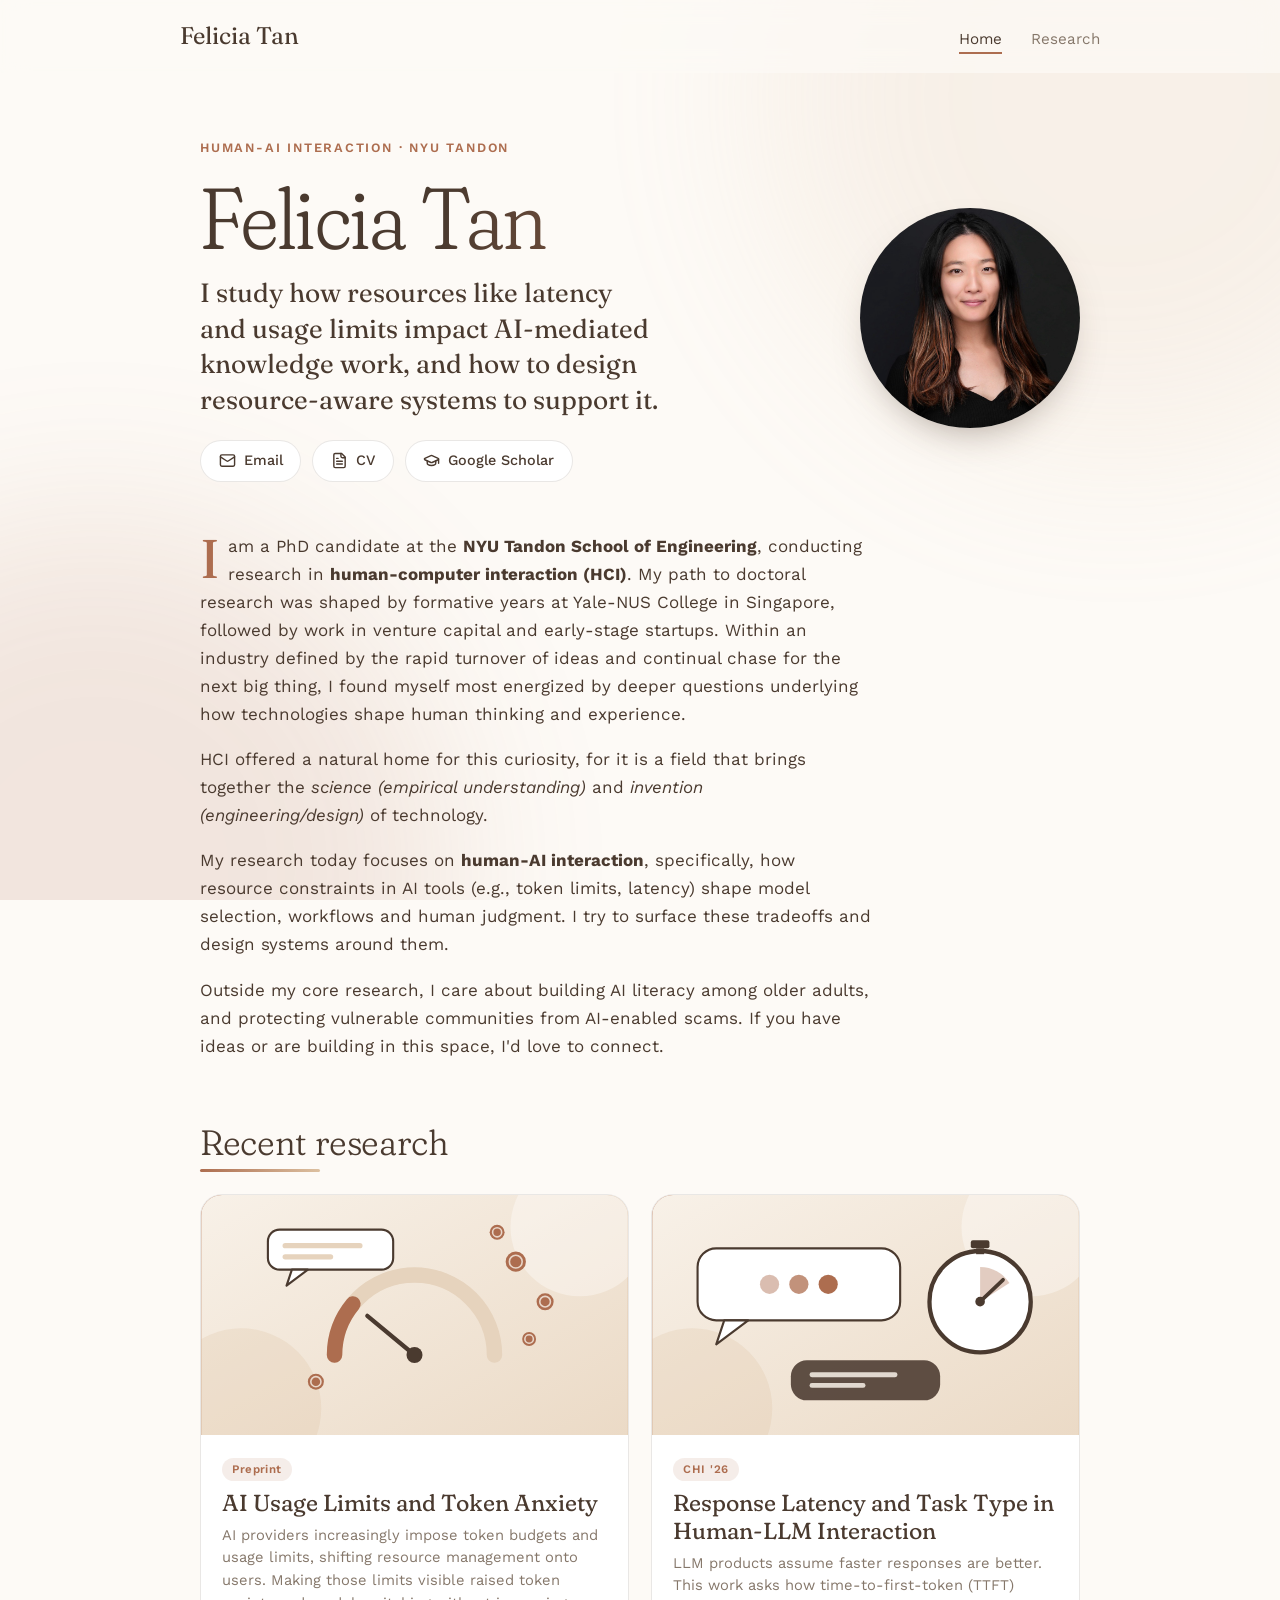
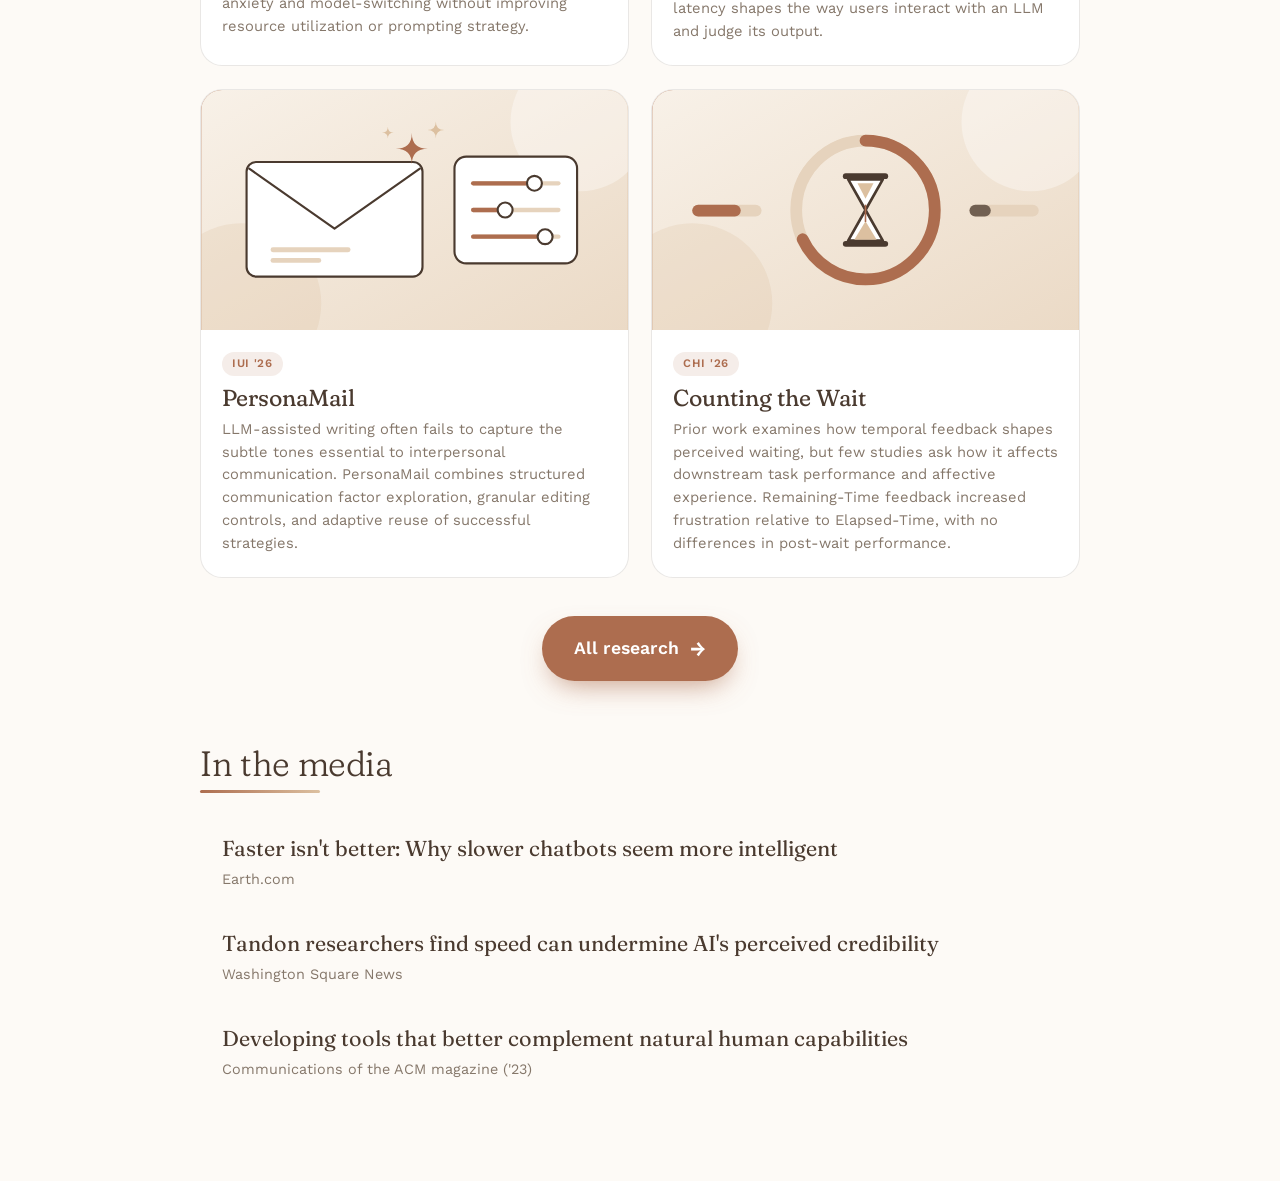
<file: index.html>
<!doctype html>
<html lang="en">
<head>
  <meta charset="utf-8">
  <meta name="viewport" content="width=device-width, initial-scale=1">
  <title>Felicia Tan | Human-AI Interaction Researcher</title>
  <meta name="description" content="PhD candidate at NYU Tandon studying how resources like response latency and usage limits impact AI-mediated knowledge work, and how to design resource-aware systems to support it.">
  <link rel="preconnect" href="https://fonts.googleapis.com"><link rel="preconnect" href="https://fonts.gstatic.com" crossorigin>
  <link href="https://fonts.googleapis.com/css2?family=Fraunces:ital,opsz,wght,SOFT@0,9..144,300..500,100;1,9..144,300..500,100&family=Work+Sans:wght@400;500;600&display=swap" rel="stylesheet">
  <script>document.documentElement.classList.add('js')</script> <!-- lets CSS know animations are available -->
  <link rel="stylesheet" href="assets/style.css">
  <script src="assets/site.js" defer></script>
</head>
<body>
<div class="aurora"></div>
<nav><a class="brand" href="./">Felicia Tan</a><a class="here" href="./">Home</a><a href="research.html">Research</a></nav>
<main>
  <section class="hero">
    <div class="avatar"><div class="frame"><img src="assets/headshot.jpg" alt="Portrait of Felicia Tan" width="800" height="800"></div></div>
    <div class="intro">
      <p class="eyebrow">Human-AI Interaction &middot; NYU Tandon</p>
      <h1>Felicia Tan</h1>
      <p class="tagline">I study how resources like latency and usage limits impact AI-mediated knowledge work, and how to design resource-aware systems to support it.</p>
      <p class="links"><a href="mailto:felicia.tan@nyu.edu"><svg viewBox="0 0 24 24" aria-hidden="true"><rect width="20" height="16" x="2" y="4" rx="2"/><path d="m22 7-8.97 5.7a1.94 1.94 0 0 1-2.06 0L2 7"/></svg>Email</a>
        <a href="https://drive.google.com/file/d/1HwYIcdNcV8aJsQFe56k3fTXMACKiZOYk/view?usp=sharing"><svg viewBox="0 0 24 24" aria-hidden="true"><path d="M15 2H6a2 2 0 0 0-2 2v16a2 2 0 0 0 2 2h12a2 2 0 0 0 2-2V7Z"/><path d="M14 2v4a2 2 0 0 0 2 2h4"/><path d="M10 9H8"/><path d="M16 13H8"/><path d="M16 17H8"/></svg>CV</a>
        <a href="https://scholar.google.com/citations?user=EusBxyQAAAAJ&hl=en&oi=ao"><svg viewBox="0 0 24 24" aria-hidden="true"><path d="M21.42 10.922a1 1 0 0 0-.019-1.838L12.83 5.18a2 2 0 0 0-1.66 0L2.6 9.08a1 1 0 0 0 0 1.832l8.57 3.908a2 2 0 0 0 1.66 0z"/><path d="M22 10v6"/><path d="M6 12.5V16a6 3 0 0 0 12 0v-3.5"/></svg>Google Scholar</a></p>
    </div>
  </section>

  <!-- Bio text is copied word for word from the Canva site. -->
  <section class="bio reveal">
    <p>I am a PhD candidate at the <strong>NYU Tandon School of Engineering</strong>, conducting research in <strong>human-computer interaction (HCI)</strong>. My path to doctoral research was shaped by formative years at Yale-NUS College in Singapore, followed by work in venture capital and early-stage startups. Within an industry defined by the rapid turnover of ideas and continual chase for the next big thing, I found myself most energized by deeper questions underlying how technologies shape human thinking and experience.</p>
    <p>HCI offered a natural home for this curiosity, for it is a field that brings together the <em>science (empirical understanding)</em> and <em>invention (engineering/design)</em> of technology.</p>
    <p>My research today focuses on <strong>human-AI interaction</strong>, specifically, how resource constraints in AI tools (e.g., token limits, latency) shape model selection, workflows and human judgment. I try to surface these tradeoffs and design systems around them.</p>
    <p>Outside my core research, I care about building AI literacy among older adults, and protecting vulnerable communities from AI-enabled scams. If you have ideas or are building in this space, I'd love to connect.</p>
  </section>

  <h2 class="reveal">Recent research</h2>
  <div class="grid recent">
    <a class="card reveal" href="projects/resource-visible/"><div class="thumb"><img src="assets/projects/resource-visible/thumb.svg" alt="" loading="lazy"></div><div class="body"><span class="tag">Preprint</span>
      <b>AI Usage Limits and Token Anxiety</b>
      <small>AI providers increasingly impose token budgets and usage limits, shifting resource management onto users. Making those limits visible raised token anxiety and model-switching without improving resource utilization or prompting strategy.</small></div></a>
    <a class="card reveal" href="projects/response-latency/"><div class="thumb"><img src="assets/projects/response-latency/thumb.svg" alt="" loading="lazy"></div><div class="body"><span class="tag">CHI '26</span>
      <b>Response Latency and Task Type in Human-LLM Interaction</b>
      <small>LLM products assume faster responses are better. This work asks how time-to-first-token (TTFT) latency shapes the way users interact with an LLM and judge its output.</small></div></a>
    <a class="card reveal" href="projects/personamail/"><div class="thumb"><img src="assets/projects/personamail/thumb.svg" alt="" loading="lazy"></div><div class="body"><span class="tag">IUI '26</span>
      <b>PersonaMail</b>
      <small>LLM-assisted writing often fails to capture the subtle tones essential to interpersonal communication. PersonaMail combines structured communication factor exploration, granular editing controls, and adaptive reuse of successful strategies.</small></div></a>
    <a class="card reveal" href="projects/counting-the-wait/"><div class="thumb"><img src="assets/projects/counting-the-wait/thumb.svg" alt="" loading="lazy"></div><div class="body"><span class="tag">CHI '26</span>
      <b>Counting the Wait</b>
      <small>Prior work examines how temporal feedback shapes perceived waiting, but few studies ask how it affects downstream task performance and affective experience. Remaining-Time feedback increased frustration relative to Elapsed-Time, with no differences in post-wait performance.</small></div></a>
  </div>
  <a class="more" href="research.html">All research</a>

  <h2 class="reveal">In the media</h2>
  <div class="pub reveal"><a class="title" href="https://www.earth.com/news/faster-isnt-better-why-slower-chatbots-seem-more-intelligent/">Faster isn't better: Why slower chatbots seem more intelligent</a><span class="meta">Earth.com</span></div>
  <div class="pub reveal"><a class="title" href="https://nyunews.com/news/2026/05/06/tandon-ai-response-time-study/">Tandon researchers find speed can undermine AI's perceived credibility</a><span class="meta">Washington Square News</span></div>
  <div class="pub reveal"><a class="title" href="https://cacm.acm.org/research/heads-up-computing/">Developing tools that better complement natural human capabilities</a><span class="meta">Communications of the ACM magazine ('23)</span></div>
</main>
</body>
</html>
</file>
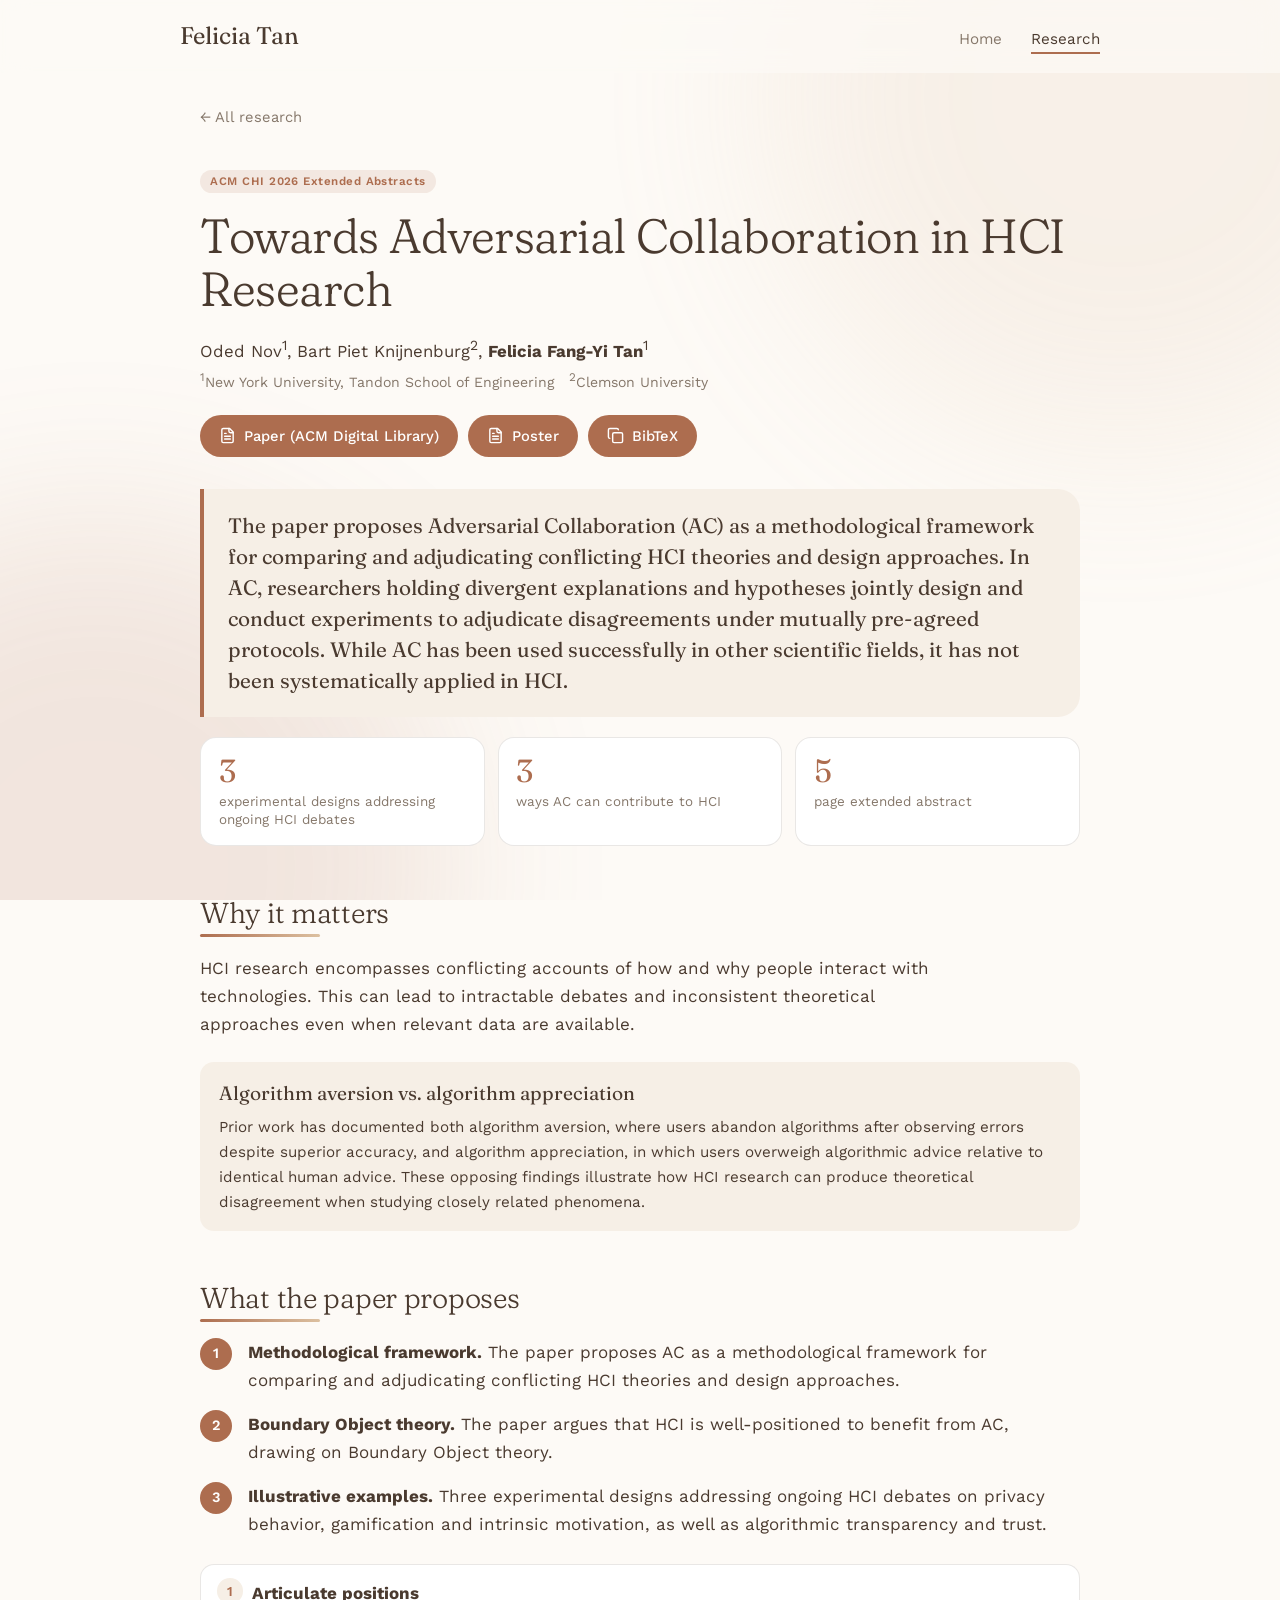
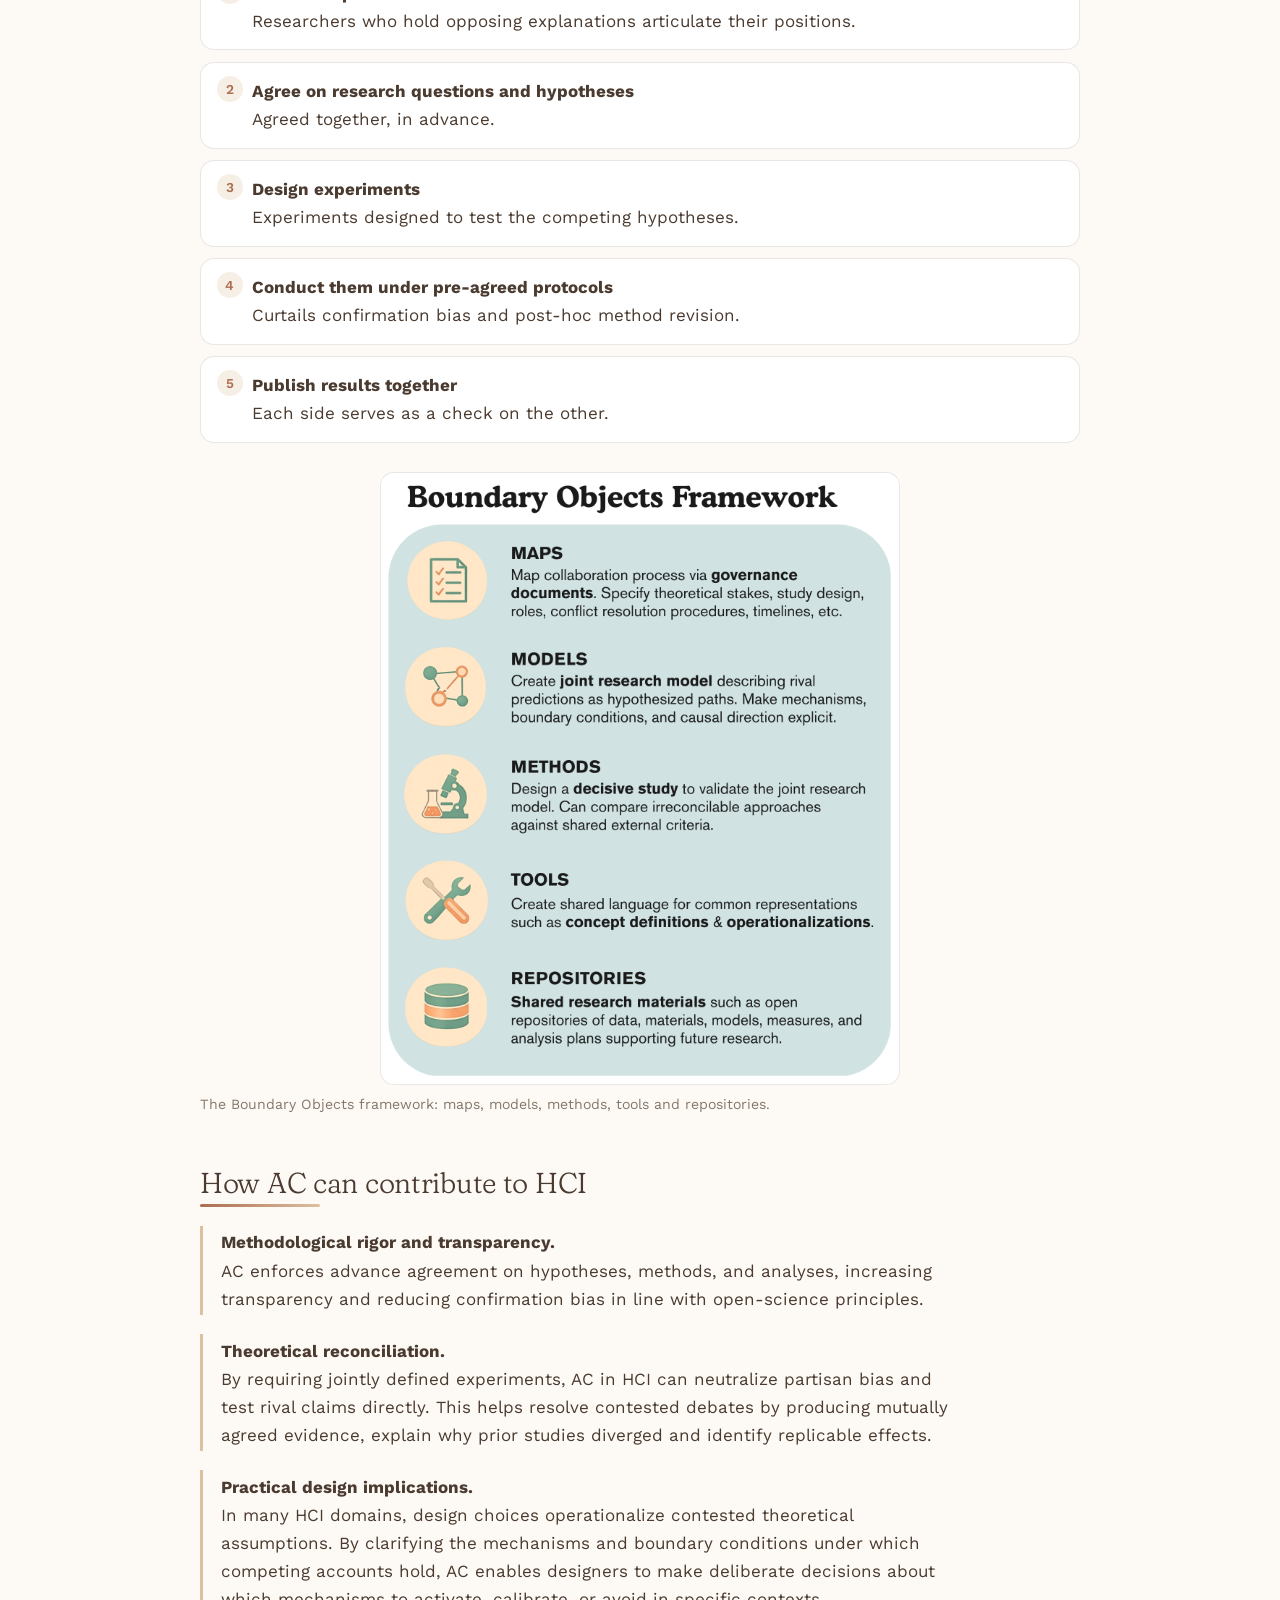
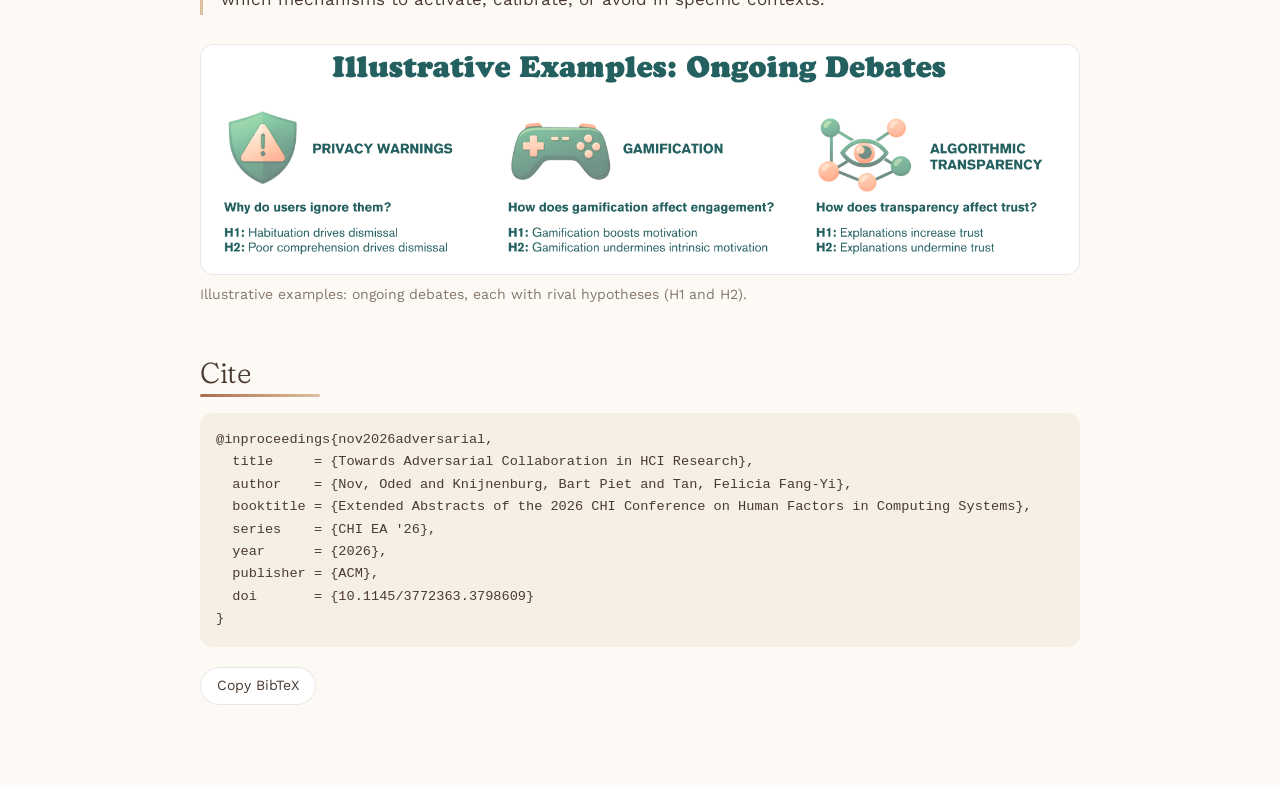
<file: projects/adversarial-collaboration/index.html>
<!doctype html>
<html lang="en">
<head>
  <meta charset="utf-8">
  <meta name="viewport" content="width=device-width, initial-scale=1">
  <title>Towards Adversarial Collaboration in HCI Research | Felicia Tan</title>
  <meta name="description" content="The paper proposes Adversarial Collaboration (AC) as a methodological framework for comparing and adjudicating conflicting HCI theories and design approaches, drawing on Boundary Object theory, with three experimental designs for ongoing HCI debates.">
  <link rel="preconnect" href="https://fonts.googleapis.com"><link rel="preconnect" href="https://fonts.gstatic.com" crossorigin>
  <link href="https://fonts.googleapis.com/css2?family=Fraunces:ital,opsz,wght,SOFT@0,9..144,300..500,100;1,9..144,300..500,100&family=Work+Sans:wght@400;500;600&display=swap" rel="stylesheet">
  <script>document.documentElement.classList.add('js')</script>
  <link rel="stylesheet" href="../../assets/style.css">
  <script src="../../assets/site.js" defer></script>
</head>
<body>
<div class="aurora"></div>
<nav><a class="brand" href="../../">Felicia Tan</a><a href="../../">Home</a><a class="here" href="../../research.html">Research</a></nav>
<main class="proj">
  <a class="crumb" href="../../research.html">&larr; All research</a>
  <p><span class="tag">ACM CHI 2026 Extended Abstracts</span></p>
  <h1>Towards Adversarial Collaboration in HCI Research</h1>
  <p class="byline">Oded Nov<sup>1</sup>, Bart Piet Knijnenburg<sup>2</sup>, <strong>Felicia Fang-Yi Tan</strong><sup>1</sup></p>
  <p class="aff"><sup>1</sup>New York University, Tandon School of Engineering &nbsp; <sup>2</sup>Clemson University</p>
  <div class="buttons"><a href="https://dl.acm.org/doi/full/10.1145/3772363.3798609"><svg viewBox="0 0 24 24" aria-hidden="true"><path d="M15 2H6a2 2 0 0 0-2 2v16a2 2 0 0 0 2 2h12a2 2 0 0 0 2-2V7Z"/><path d="M14 2v4a2 2 0 0 0 2 2h4"/><path d="M10 9H8"/><path d="M16 13H8"/><path d="M16 17H8"/></svg>Paper (ACM Digital Library)</a><a href="../../assets/projects/adversarial-collaboration/poster.png"><svg viewBox="0 0 24 24" aria-hidden="true"><path d="M15 2H6a2 2 0 0 0-2 2v16a2 2 0 0 0 2 2h12a2 2 0 0 0 2-2V7Z"/><path d="M14 2v4a2 2 0 0 0 2 2h4"/><path d="M10 9H8"/><path d="M16 13H8"/><path d="M16 17H8"/></svg>Poster</a><a href="#cite"><svg viewBox="0 0 24 24" aria-hidden="true"><rect width="14" height="14" x="8" y="8" rx="2"/><path d="M4 16c-1.1 0-2-.9-2-2V4c0-1.1.9-2 2-2h10c1.1 0 2 .9 2 2"/></svg>BibTeX</a></div>
  

  <p class="tldr reveal">The paper proposes Adversarial Collaboration (AC) as a methodological framework for comparing and adjudicating conflicting HCI theories and design approaches. In AC, researchers holding divergent explanations and hypotheses jointly design and conduct experiments to adjudicate disagreements under mutually pre-agreed protocols. While AC has been used successfully in other scientific fields, it has not been systematically applied in HCI.</p>
  <div class="keynums reveal"><div class="keynum"><b>3</b><span>experimental designs addressing ongoing HCI debates</span></div><div class="keynum"><b>3</b><span>ways AC can contribute to HCI</span></div><div class="keynum"><b>5</b><span>page extended abstract</span></div></div>

  <h2 class="reveal">Why it matters</h2>
  <p class="reveal">HCI research encompasses conflicting accounts of how and why people interact with technologies. This can lead to intractable debates and inconsistent theoretical approaches even when relevant data are available.</p>
  <div class="callout reveal"><b>Algorithm aversion vs. algorithm appreciation</b>Prior work has documented both algorithm aversion, where users abandon algorithms after observing errors despite superior accuracy, and algorithm appreciation, in which users overweigh algorithmic advice relative to identical human advice. These opposing findings illustrate how HCI research can produce theoretical disagreement when studying closely related phenomena.</div>

  <h2 class="reveal">What the paper proposes</h2>
  <ol class="steps reveal"><li><div><strong>Methodological framework.</strong> The paper proposes AC as a methodological framework for comparing and adjudicating conflicting HCI theories and design approaches.</div></li><li><div><strong>Boundary Object theory.</strong> The paper argues that HCI is well-positioned to benefit from AC, drawing on Boundary Object theory.</div></li><li><div><strong>Illustrative examples.</strong> Three experimental designs addressing ongoing HCI debates on privacy behavior, gamification and intrinsic motivation, as well as algorithmic transparency and trust.</div></li></ol>
  
  <ol class="flow reveal"><li><b>Articulate positions</b>Researchers who hold opposing explanations articulate their positions.</li><li><b>Agree on research questions and hypotheses</b>Agreed together, in advance.</li><li><b>Design experiments</b>Experiments designed to test the competing hypotheses.</li><li><b>Conduct them under pre-agreed protocols</b>Curtails confirmation bias and post-hoc method revision.</li><li><b>Publish results together</b>Each side serves as a check on the other.</li></ol>
<figure class="fig reveal">
  <img style="max-width:520px;margin:0 auto;display:block" src="../../assets/projects/adversarial-collaboration/boundary-objects.png" alt="The Boundary Objects framework: maps, models, methods, tools and repositories" onerror="this.closest('figure').classList.add('missing')">
  <div class="ph"><b>Figure needed:</b> <code>assets/projects/adversarial-collaboration/boundary-objects.png</code><br>Poster section: Boundary Objects Framework.</div>
  <figcaption>The Boundary Objects framework: maps, models, methods, tools and repositories.</figcaption>
</figure>

  <h2 class="reveal">How AC can contribute to HCI</h2>
  <div class="finding reveal"><strong>Methodological rigor and transparency.</strong> AC enforces advance agreement on hypotheses, methods, and analyses, increasing transparency and reducing confirmation bias in line with open-science principles.</div><div class="finding reveal"><strong>Theoretical reconciliation.</strong> By requiring jointly defined experiments, AC in HCI can neutralize partisan bias and test rival claims directly. This helps resolve contested debates by producing mutually agreed evidence, explain why prior studies diverged and identify replicable effects.</div><div class="finding reveal"><strong>Practical design implications.</strong> In many HCI domains, design choices operationalize contested theoretical assumptions. By clarifying the mechanisms and boundary conditions under which competing accounts hold, AC enables designers to make deliberate decisions about which mechanisms to activate, calibrate, or avoid in specific contexts.</div>
  <figure class="fig reveal">
  <img src="../../assets/projects/adversarial-collaboration/examples.png" alt="Three ongoing debates with rival hypotheses: privacy warnings, gamification, algorithmic transparency" onerror="this.closest('figure').classList.add('missing')">
  <div class="ph"><b>Figure needed:</b> <code>assets/projects/adversarial-collaboration/examples.png</code><br>Poster section: illustrative examples.</div>
  <figcaption>Illustrative examples: ongoing debates, each with rival hypotheses (H1 and H2).</figcaption>
</figure>

  
  

  <h2 id="cite" class="reveal">Cite</h2>
  <pre id="bib">@inproceedings{nov2026adversarial,
  title     = {Towards Adversarial Collaboration in HCI Research},
  author    = {Nov, Oded and Knijnenburg, Bart Piet and Tan, Felicia Fang-Yi},
  booktitle = {Extended Abstracts of the 2026 CHI Conference on Human Factors in Computing Systems},
  series    = {CHI EA '26},
  year      = {2026},
  publisher = {ACM},
  doi       = {10.1145/3772363.3798609}
}</pre>
  <button class="copy" data-copy="#bib">Copy BibTeX</button>
</main>
</body>
</html>
</file>
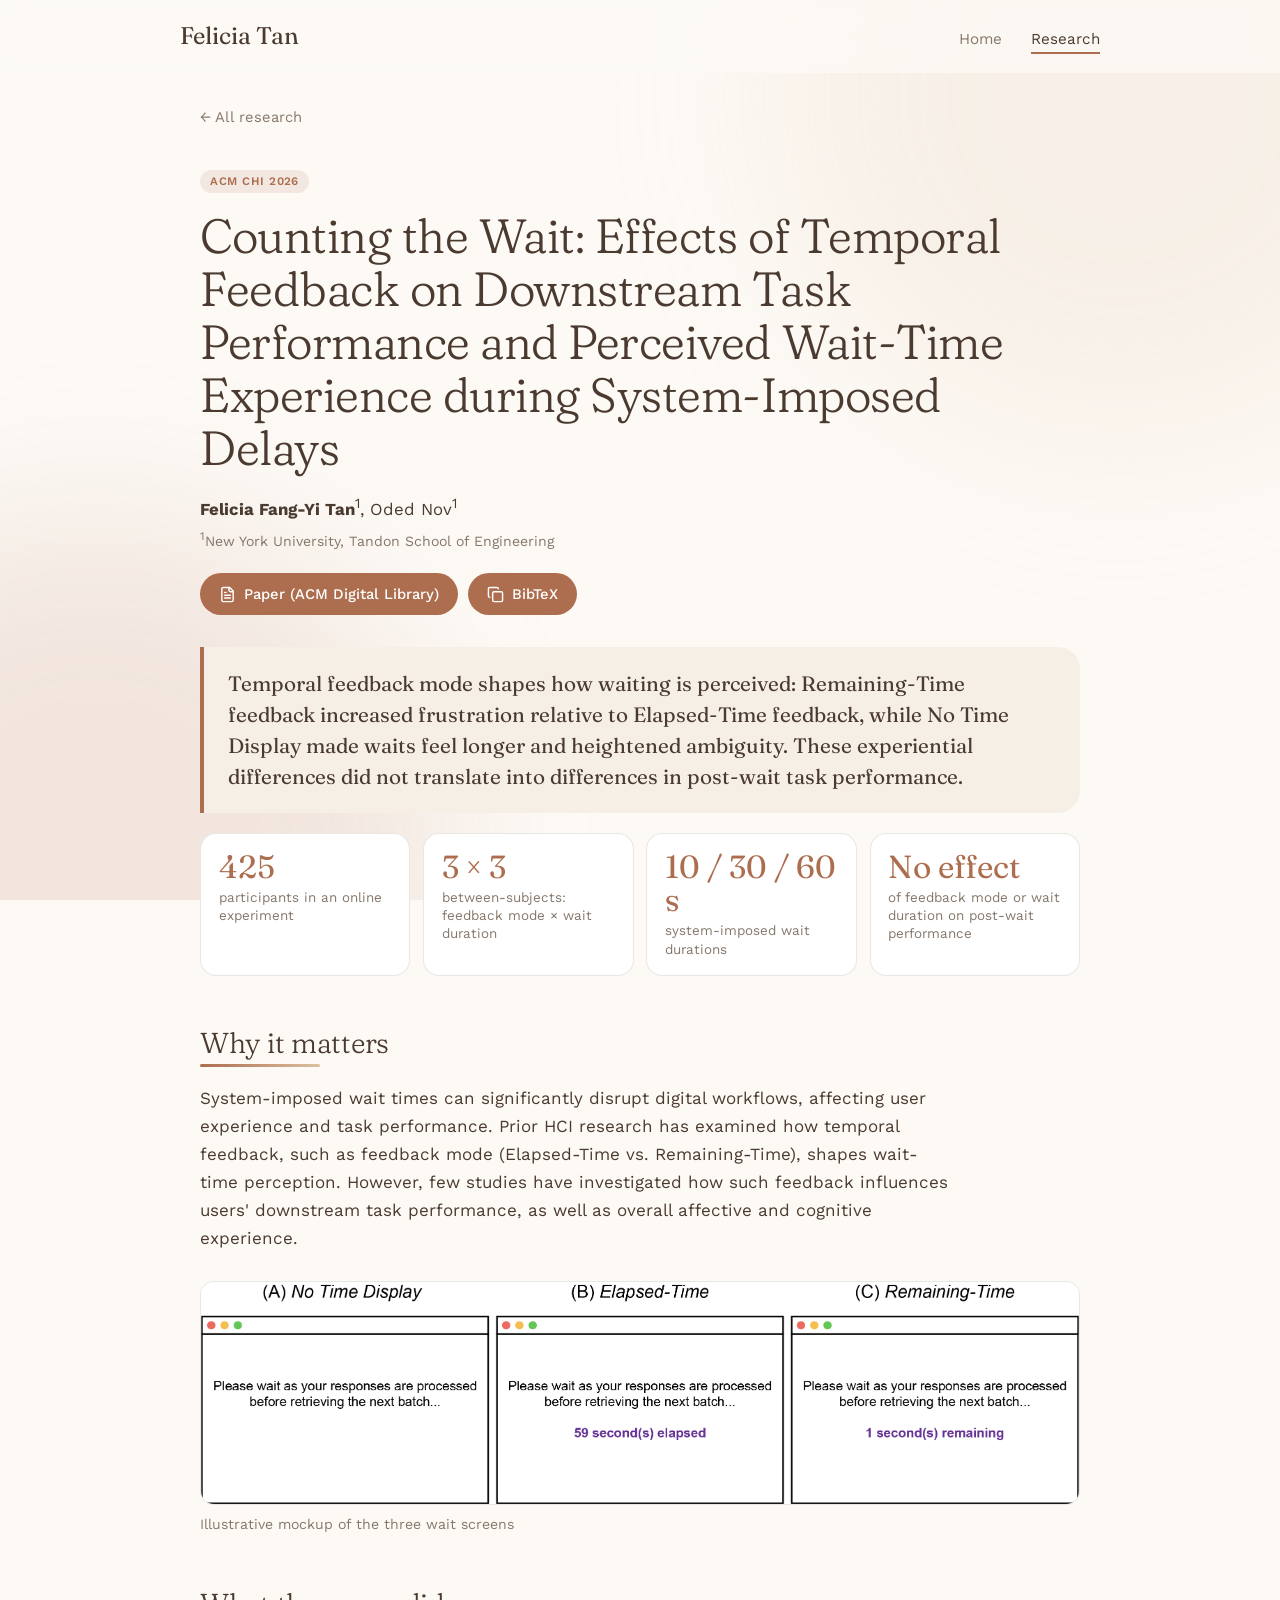
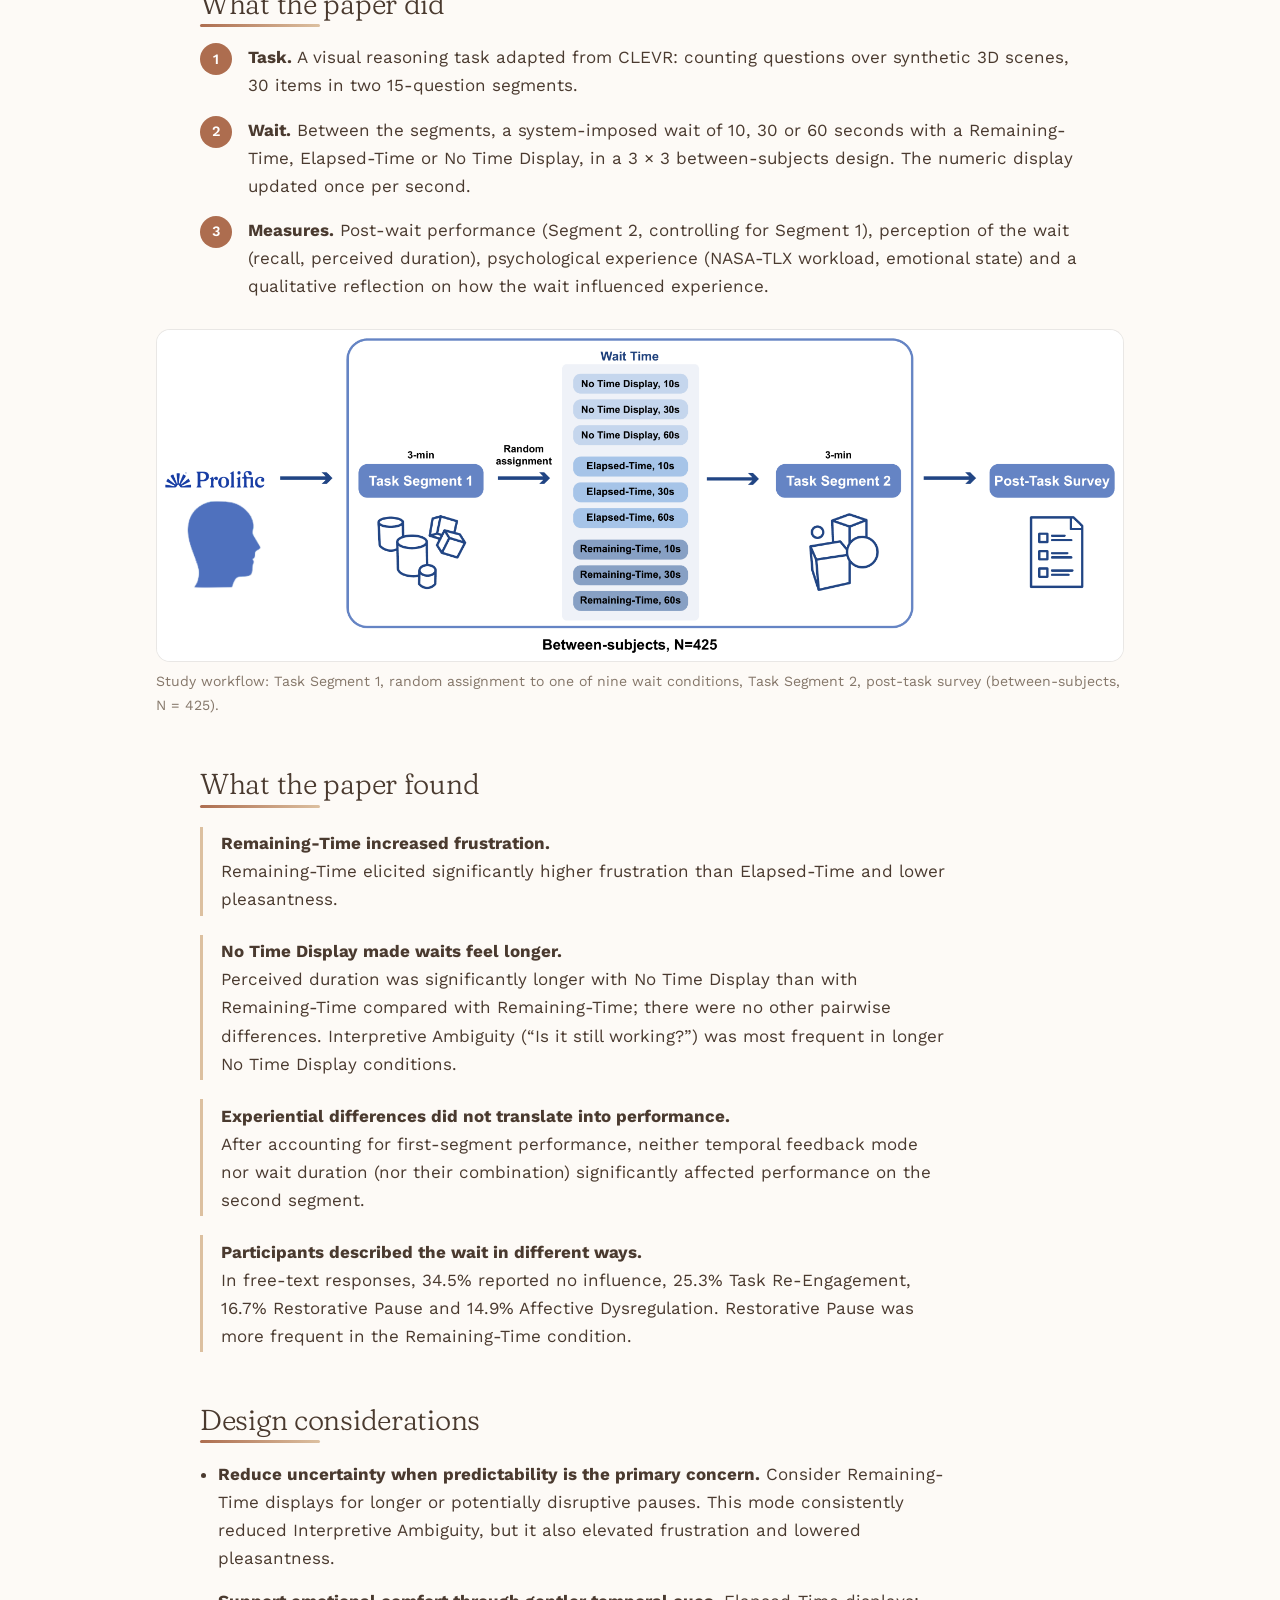
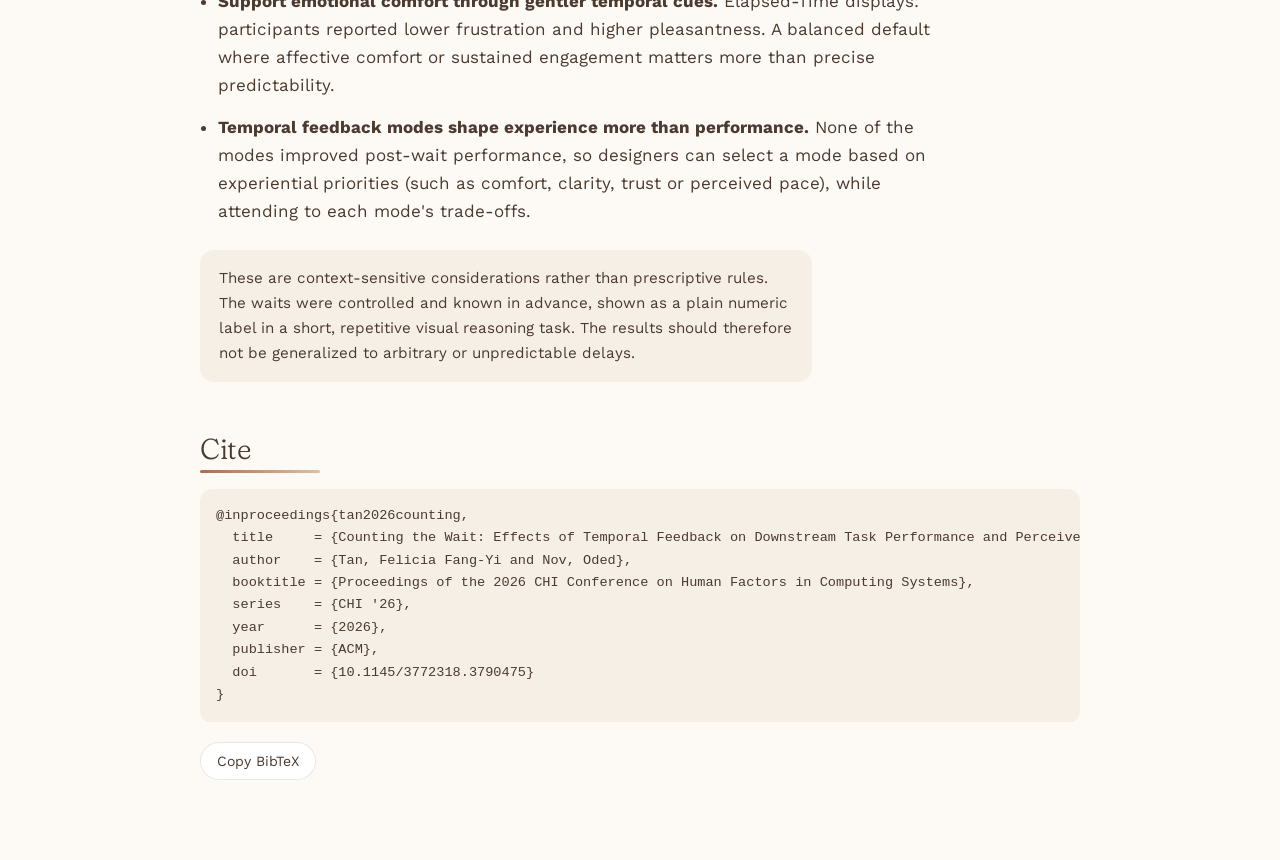
<file: projects/counting-the-wait/index.html>
<!doctype html>
<html lang="en">
<head>
  <meta charset="utf-8">
  <meta name="viewport" content="width=device-width, initial-scale=1">
  <title>Counting the Wait | Felicia Tan</title>
  <meta name="description" content="An online experiment (n = 425) on temporal feedback during system-imposed waits: how Remaining-Time, Elapsed-Time or No Time Display during a 10-, 30- or 60-second wait shapes perceived waiting, frustration and post-wait task performance.">
  <link rel="preconnect" href="https://fonts.googleapis.com"><link rel="preconnect" href="https://fonts.gstatic.com" crossorigin>
  <link href="https://fonts.googleapis.com/css2?family=Fraunces:ital,opsz,wght,SOFT@0,9..144,300..500,100;1,9..144,300..500,100&family=Work+Sans:wght@400;500;600&display=swap" rel="stylesheet">
  <script>document.documentElement.classList.add('js')</script>
  <link rel="stylesheet" href="../../assets/style.css">
  <script src="../../assets/site.js" defer></script>
</head>
<body>
<div class="aurora"></div>
<nav><a class="brand" href="../../">Felicia Tan</a><a href="../../">Home</a><a class="here" href="../../research.html">Research</a></nav>
<main class="proj">
  <a class="crumb" href="../../research.html">&larr; All research</a>
  <p><span class="tag">ACM CHI 2026</span></p>
  <h1>Counting the Wait: Effects of Temporal Feedback on Downstream Task Performance and Perceived Wait-Time Experience during System-Imposed Delays</h1>
  <p class="byline"><strong>Felicia Fang-Yi Tan</strong><sup>1</sup>, Oded Nov<sup>1</sup></p>
  <p class="aff"><sup>1</sup>New York University, Tandon School of Engineering</p>
  <div class="buttons"><a href="https://dl.acm.org/doi/full/10.1145/3772318.3790475"><svg viewBox="0 0 24 24" aria-hidden="true"><path d="M15 2H6a2 2 0 0 0-2 2v16a2 2 0 0 0 2 2h12a2 2 0 0 0 2-2V7Z"/><path d="M14 2v4a2 2 0 0 0 2 2h4"/><path d="M10 9H8"/><path d="M16 13H8"/><path d="M16 17H8"/></svg>Paper (ACM Digital Library)</a><a href="#cite"><svg viewBox="0 0 24 24" aria-hidden="true"><rect width="14" height="14" x="8" y="8" rx="2"/><path d="M4 16c-1.1 0-2-.9-2-2V4c0-1.1.9-2 2-2h10c1.1 0 2 .9 2 2"/></svg>BibTeX</a></div>
  

  <p class="tldr reveal">Temporal feedback mode shapes how waiting is perceived: Remaining-Time feedback increased frustration relative to Elapsed-Time feedback, while No Time Display made waits feel longer and heightened ambiguity. These experiential differences did not translate into differences in post-wait task performance.</p>
  <div class="keynums reveal"><div class="keynum"><b>425</b><span>participants in an online experiment</span></div><div class="keynum"><b>3 × 3</b><span>between-subjects: feedback mode × wait duration</span></div><div class="keynum"><b>10 / 30 / 60 s</b><span>system-imposed wait durations</span></div><div class="keynum"><b>No effect</b><span>of feedback mode or wait duration on post-wait performance</span></div></div>

  <h2 class="reveal">Why it matters</h2>
  <p class="reveal">System-imposed wait times can significantly disrupt digital workflows, affecting user experience and task performance. Prior HCI research has examined how temporal feedback, such as feedback mode (Elapsed-Time vs. Remaining-Time), shapes wait-time perception. However, few studies have investigated how such feedback influences users' downstream task performance, as well as overall affective and cognitive experience.</p>
  <figure class="fig reveal">
  <img src="../../assets/projects/counting-the-wait/fig3-conditions.png" alt="Mockup of the three wait-screen conditions (illustrative, not the participants' exact screens)" onerror="this.closest('figure').classList.add('missing')">
  <div class="ph"><b>Figure needed:</b> <code>assets/projects/counting-the-wait/fig3-conditions.png</code><br>Paper Fig. 3: the three wait-screen conditions (No Time Display, Elapsed-Time, Remaining-Time).</div>
  <figcaption>Illustrative mockup of the three wait screens</figcaption>
</figure>

  <h2 class="reveal">What the paper did</h2>
  <ol class="steps reveal"><li><div><strong>Task.</strong> A visual reasoning task adapted from CLEVR: counting questions over synthetic 3D scenes, 30 items in two 15-question segments.</div></li><li><div><strong>Wait.</strong> Between the segments, a system-imposed wait of 10, 30 or 60 seconds with a Remaining-Time, Elapsed-Time or No Time Display, in a 3 × 3 between-subjects design. The numeric display updated once per second.</div></li><li><div><strong>Measures.</strong> Post-wait performance (Segment 2, controlling for Segment 1), perception of the wait (recall, perceived duration), psychological experience (NASA-TLX workload, emotional state) and a qualitative reflection on how the wait influenced experience.</div></li></ol>
  <figure class="fig reveal" style="width:110%;margin-left:-5%">
  <img src="../../assets/projects/counting-the-wait/fig2-workflow.png" alt="Overview of the study workflow" onerror="this.closest('figure').classList.add('missing')">
  <div class="ph"><b>Figure needed:</b> <code>assets/projects/counting-the-wait/fig2-workflow.png</code><br>Paper Fig. 2: overview of the study workflow.</div>
  <figcaption>Study workflow: Task Segment 1, random assignment to one of nine wait conditions, Task Segment 2, post-task survey (between-subjects, N = 425).</figcaption>
</figure>
  

  <h2 class="reveal">What the paper found</h2>
  <div class="finding reveal"><strong>Remaining-Time increased frustration.</strong> Remaining-Time elicited significantly higher frustration than Elapsed-Time and lower pleasantness.</div><div class="finding reveal"><strong>No Time Display made waits feel longer.</strong> Perceived duration was significantly longer with No Time Display than with Remaining-Time compared with Remaining-Time; there were no other pairwise differences. Interpretive Ambiguity (“Is it still working?”) was most frequent in longer No Time Display conditions.</div><div class="finding reveal"><strong>Experiential differences did not translate into performance.</strong> After accounting for first-segment performance, neither temporal feedback mode nor wait duration (nor their combination) significantly affected performance on the second segment.</div><div class="finding reveal"><strong>Participants described the wait in different ways.</strong> In free-text responses, 34.5% reported no influence, 25.3% Task Re-Engagement, 16.7% Restorative Pause and 14.9% Affective Dysregulation. Restorative Pause was more frequent in the Remaining-Time condition.</div>
  

  <h2 class="reveal">Design considerations</h2>
  <ul class="impl reveal"><li><strong>Reduce uncertainty when predictability is the primary concern.</strong> Consider Remaining-Time displays for longer or potentially disruptive pauses. This mode consistently reduced Interpretive Ambiguity, but it also elevated frustration and lowered pleasantness.</li><li><strong>Support emotional comfort through gentler temporal cues.</strong> Elapsed-Time displays: participants reported lower frustration and higher pleasantness. A balanced default where affective comfort or sustained engagement matters more than precise predictability.</li><li><strong>Temporal feedback modes shape experience more than performance.</strong> None of the modes improved post-wait performance, so designers can select a mode based on experiential priorities (such as comfort, clarity, trust or perceived pace), while attending to each mode's trade-offs.</li></ul>
  <p class="note reveal">These are context-sensitive considerations rather than prescriptive rules. The waits were controlled and known in advance, shown as a plain numeric label in a short, repetitive visual reasoning task. The results should therefore not be generalized to arbitrary or unpredictable delays.</p>

  <h2 id="cite" class="reveal">Cite</h2>
  <pre id="bib">@inproceedings{tan2026counting,
  title     = {Counting the Wait: Effects of Temporal Feedback on Downstream Task Performance and Perceived Wait-Time Experience during System-Imposed Delays},
  author    = {Tan, Felicia Fang-Yi and Nov, Oded},
  booktitle = {Proceedings of the 2026 CHI Conference on Human Factors in Computing Systems},
  series    = {CHI '26},
  year      = {2026},
  publisher = {ACM},
  doi       = {10.1145/3772318.3790475}
}</pre>
  <button class="copy" data-copy="#bib">Copy BibTeX</button>
</main>
</body>
</html>
</file>
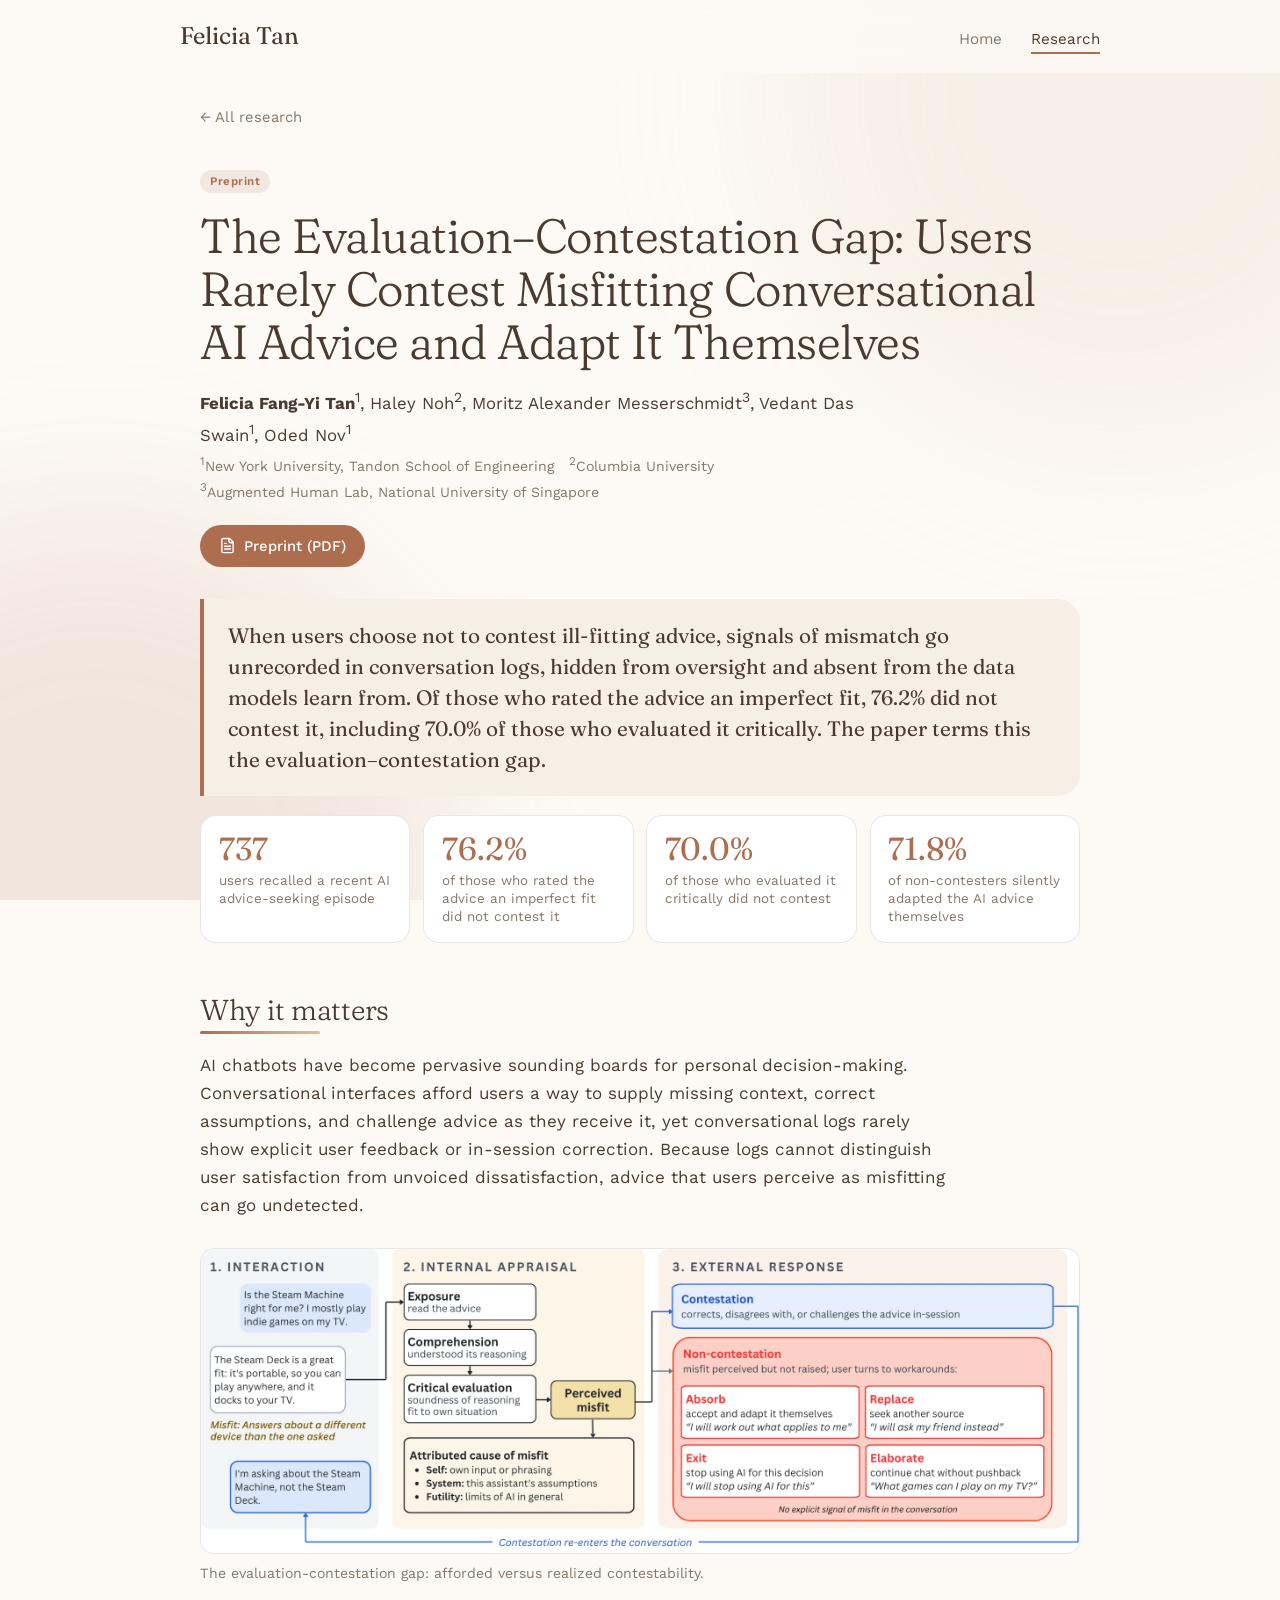
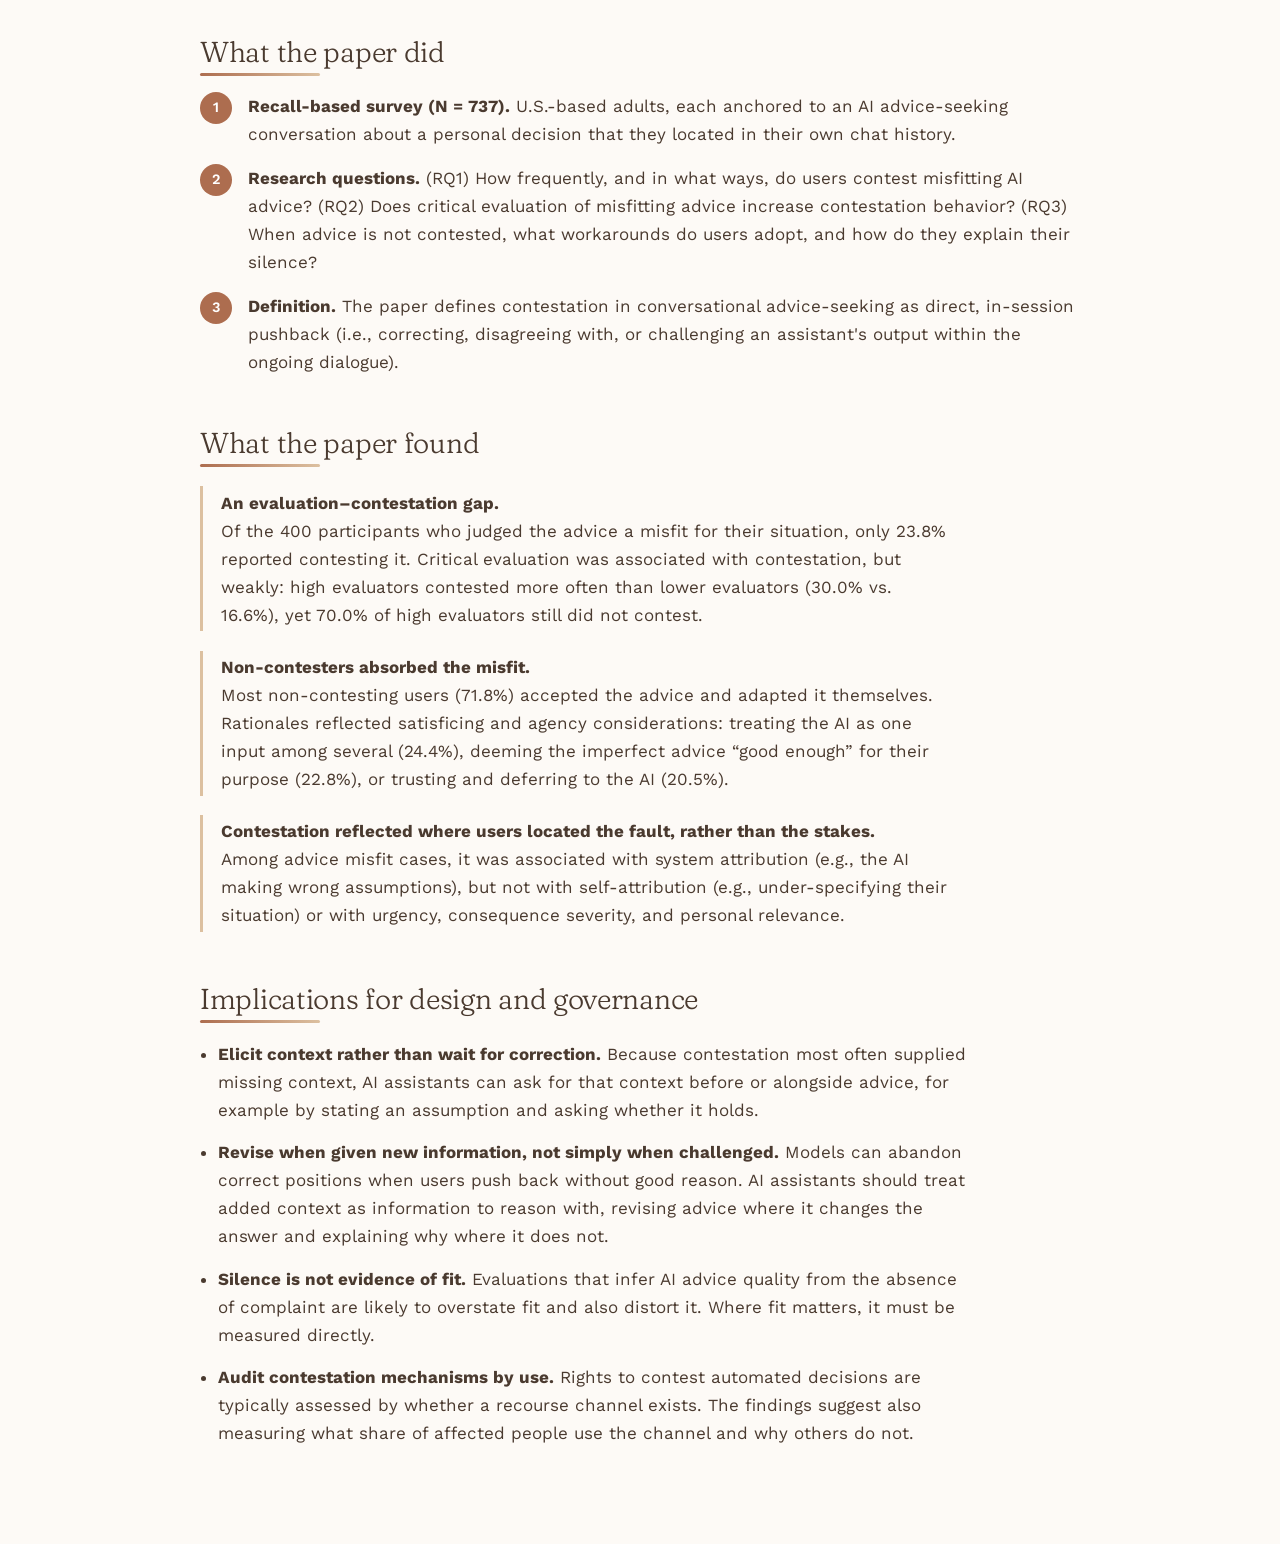
<file: projects/evaluation-contestation-gap/index.html>
<!doctype html>
<html lang="en">
<head>
  <meta charset="utf-8">
  <meta name="viewport" content="width=device-width, initial-scale=1">
  <title>The Evaluation-Contestation Gap | Felicia Tan</title>
  <meta name="description" content="A recall-based survey of 737 users: of those who rated AI advice an imperfect fit, 76.2% did not contest it, including 70.0% of those who evaluated it critically. The paper terms this the evaluation–contestation gap.">
  <link rel="preconnect" href="https://fonts.googleapis.com"><link rel="preconnect" href="https://fonts.gstatic.com" crossorigin>
  <link href="https://fonts.googleapis.com/css2?family=Fraunces:ital,opsz,wght,SOFT@0,9..144,300..500,100;1,9..144,300..500,100&family=Work+Sans:wght@400;500;600&display=swap" rel="stylesheet">
  <script>document.documentElement.classList.add('js')</script>
  <link rel="stylesheet" href="../../assets/style.css">
  <script src="../../assets/site.js" defer></script>
</head>
<body>
<div class="aurora"></div>
<nav><a class="brand" href="../../">Felicia Tan</a><a href="../../">Home</a><a class="here" href="../../research.html">Research</a></nav>
<main class="proj">
  <a class="crumb" href="../../research.html">&larr; All research</a>
  <p><span class="tag">Preprint</span></p>
  <h1>The Evaluation–Contestation Gap: Users Rarely Contest Misfitting Conversational AI Advice and Adapt It Themselves</h1>
  <p class="byline"><strong>Felicia Fang-Yi Tan</strong><sup>1</sup>, Haley Noh<sup>2</sup>, Moritz Alexander Messerschmidt<sup>3</sup>, Vedant Das Swain<sup>1</sup>, Oded Nov<sup>1</sup></p>
  <p class="aff"><sup>1</sup>New York University, Tandon School of Engineering &nbsp; <sup>2</sup>Columbia University &nbsp; <sup>3</sup>Augmented Human Lab, National University of Singapore</p>
  <div class="buttons"><a href="https://drive.google.com/file/d/1_0Vtc1F-Ja1dsUtEBfkz1H8dU-eIHYnh/view?usp=sharing"><svg viewBox="0 0 24 24" aria-hidden="true"><path d="M15 2H6a2 2 0 0 0-2 2v16a2 2 0 0 0 2 2h12a2 2 0 0 0 2-2V7Z"/><path d="M14 2v4a2 2 0 0 0 2 2h4"/><path d="M10 9H8"/><path d="M16 13H8"/><path d="M16 17H8"/></svg>Preprint (PDF)</a></div>
  

  <p class="tldr reveal">When users choose not to contest ill-fitting advice, signals of mismatch go unrecorded in conversation logs, hidden from oversight and absent from the data models learn from. Of those who rated the advice an imperfect fit, 76.2% did not contest it, including 70.0% of those who evaluated it critically. The paper terms this the evaluation–contestation gap.</p>
  <div class="keynums reveal"><div class="keynum"><b>737</b><span>users recalled a recent AI advice-seeking episode</span></div><div class="keynum"><b>76.2%</b><span>of those who rated the advice an imperfect fit did not contest it</span></div><div class="keynum"><b>70.0%</b><span>of those who evaluated it critically did not contest</span></div><div class="keynum"><b>71.8%</b><span>of non-contesters silently adapted the AI advice themselves</span></div></div>

  <h2 class="reveal">Why it matters</h2>
  <p class="reveal">AI chatbots have become pervasive sounding boards for personal decision-making. Conversational interfaces afford users a way to supply missing context, correct assumptions, and challenge advice as they receive it, yet conversational logs rarely show explicit user feedback or in-session correction. Because logs cannot distinguish user satisfaction from unvoiced dissatisfaction, advice that users perceive as misfitting can go undetected.</p>
  <figure class="fig reveal">
  <img src="../../assets/projects/evaluation-contestation-gap/fig1-framework.png" alt="Conceptual framework of the evaluation-contestation gap" onerror="this.closest('figure').classList.add('missing')">
  <div class="ph"><b>Figure needed:</b> <code>assets/projects/evaluation-contestation-gap/fig1-framework.png</code><br>Paper Fig. 1: the conceptual framework of the evaluation-contestation gap.</div>
  <figcaption>The evaluation-contestation gap: afforded versus realized contestability.</figcaption>
</figure>

  <h2 class="reveal">What the paper did</h2>
  <ol class="steps reveal"><li><div><strong>Recall-based survey (N = 737).</strong> U.S.-based adults, each anchored to an AI advice-seeking conversation about a personal decision that they located in their own chat history.</div></li><li><div><strong>Research questions.</strong> (RQ1) How frequently, and in what ways, do users contest misfitting AI advice? (RQ2) Does critical evaluation of misfitting advice increase contestation behavior? (RQ3) When advice is not contested, what workarounds do users adopt, and how do they explain their silence?</div></li><li><div><strong>Definition.</strong> The paper defines contestation in conversational advice-seeking as direct, in-session pushback (i.e., correcting, disagreeing with, or challenging an assistant's output within the ongoing dialogue).</div></li></ol>
  
  

  <h2 class="reveal">What the paper found</h2>
  <div class="finding reveal"><strong>An evaluation–contestation gap.</strong> Of the 400 participants who judged the advice a misfit for their situation, only 23.8% reported contesting it. Critical evaluation was associated with contestation, but weakly: high evaluators contested more often than lower evaluators (30.0% vs. 16.6%), yet 70.0% of high evaluators still did not contest.</div><div class="finding reveal"><strong>Non-contesters absorbed the misfit.</strong> Most non-contesting users (71.8%) accepted the advice and adapted it themselves. Rationales reflected satisficing and agency considerations: treating the AI as one input among several (24.4%), deeming the imperfect advice “good enough” for their purpose (22.8%), or trusting and deferring to the AI (20.5%).</div><div class="finding reveal"><strong>Contestation reflected where users located the fault, rather than the stakes.</strong> Among advice misfit cases, it was associated with system attribution (e.g., the AI making wrong assumptions), but not with self-attribution (e.g., under-specifying their situation) or with urgency, consequence severity, and personal relevance.</div>
  

  <h2 class="reveal">Implications for design and governance</h2>
  <ul class="impl reveal"><li><strong>Elicit context rather than wait for correction.</strong> Because contestation most often supplied missing context, AI assistants can ask for that context before or alongside advice, for example by stating an assumption and asking whether it holds.</li><li><strong>Revise when given new information, not simply when challenged.</strong> Models can abandon correct positions when users push back without good reason. AI assistants should treat added context as information to reason with, revising advice where it changes the answer and explaining why where it does not.</li><li><strong>Silence is not evidence of fit.</strong> Evaluations that infer AI advice quality from the absence of complaint are likely to overstate fit and also distort it. Where fit matters, it must be measured directly.</li><li><strong>Audit contestation mechanisms by use.</strong> Rights to contest automated decisions are typically assessed by whether a recourse channel exists. The findings suggest also measuring what share of affected people use the channel and why others do not.</li></ul>
  

  
</main>
</body>
</html>
</file>
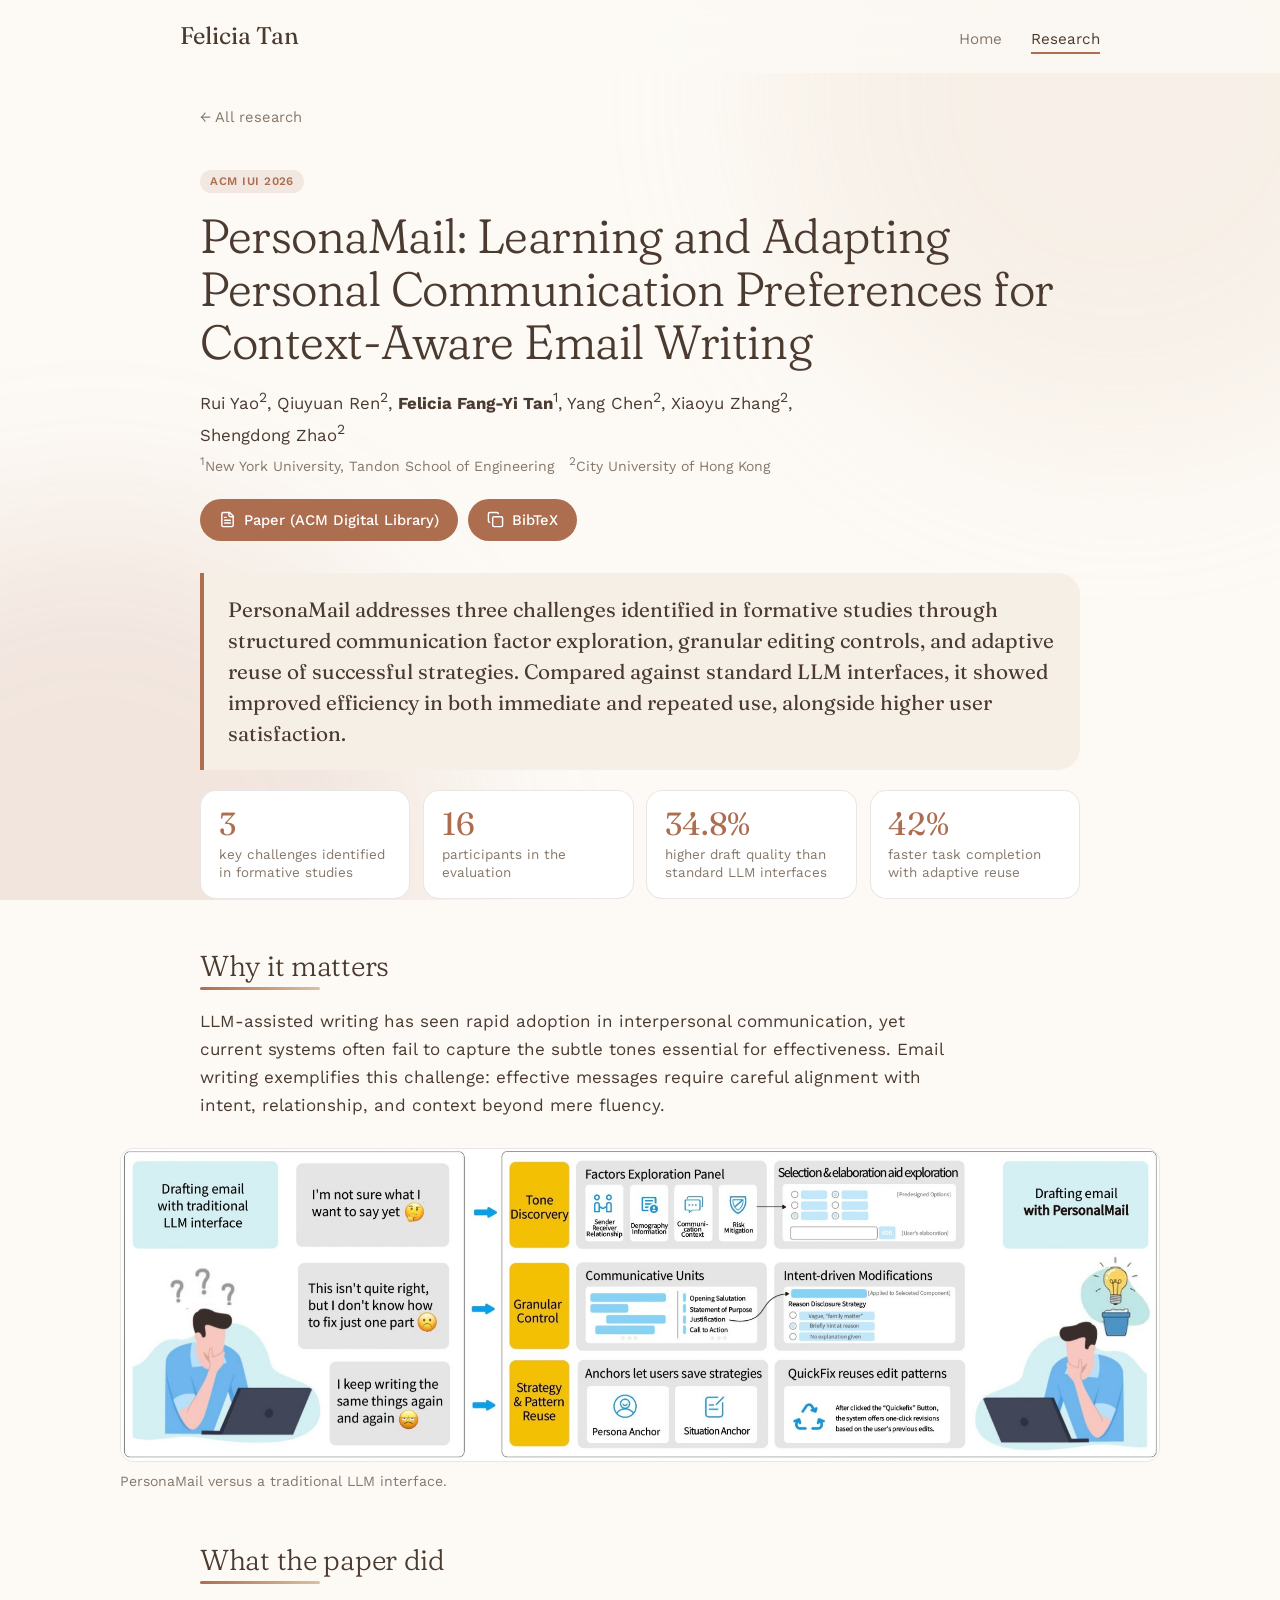
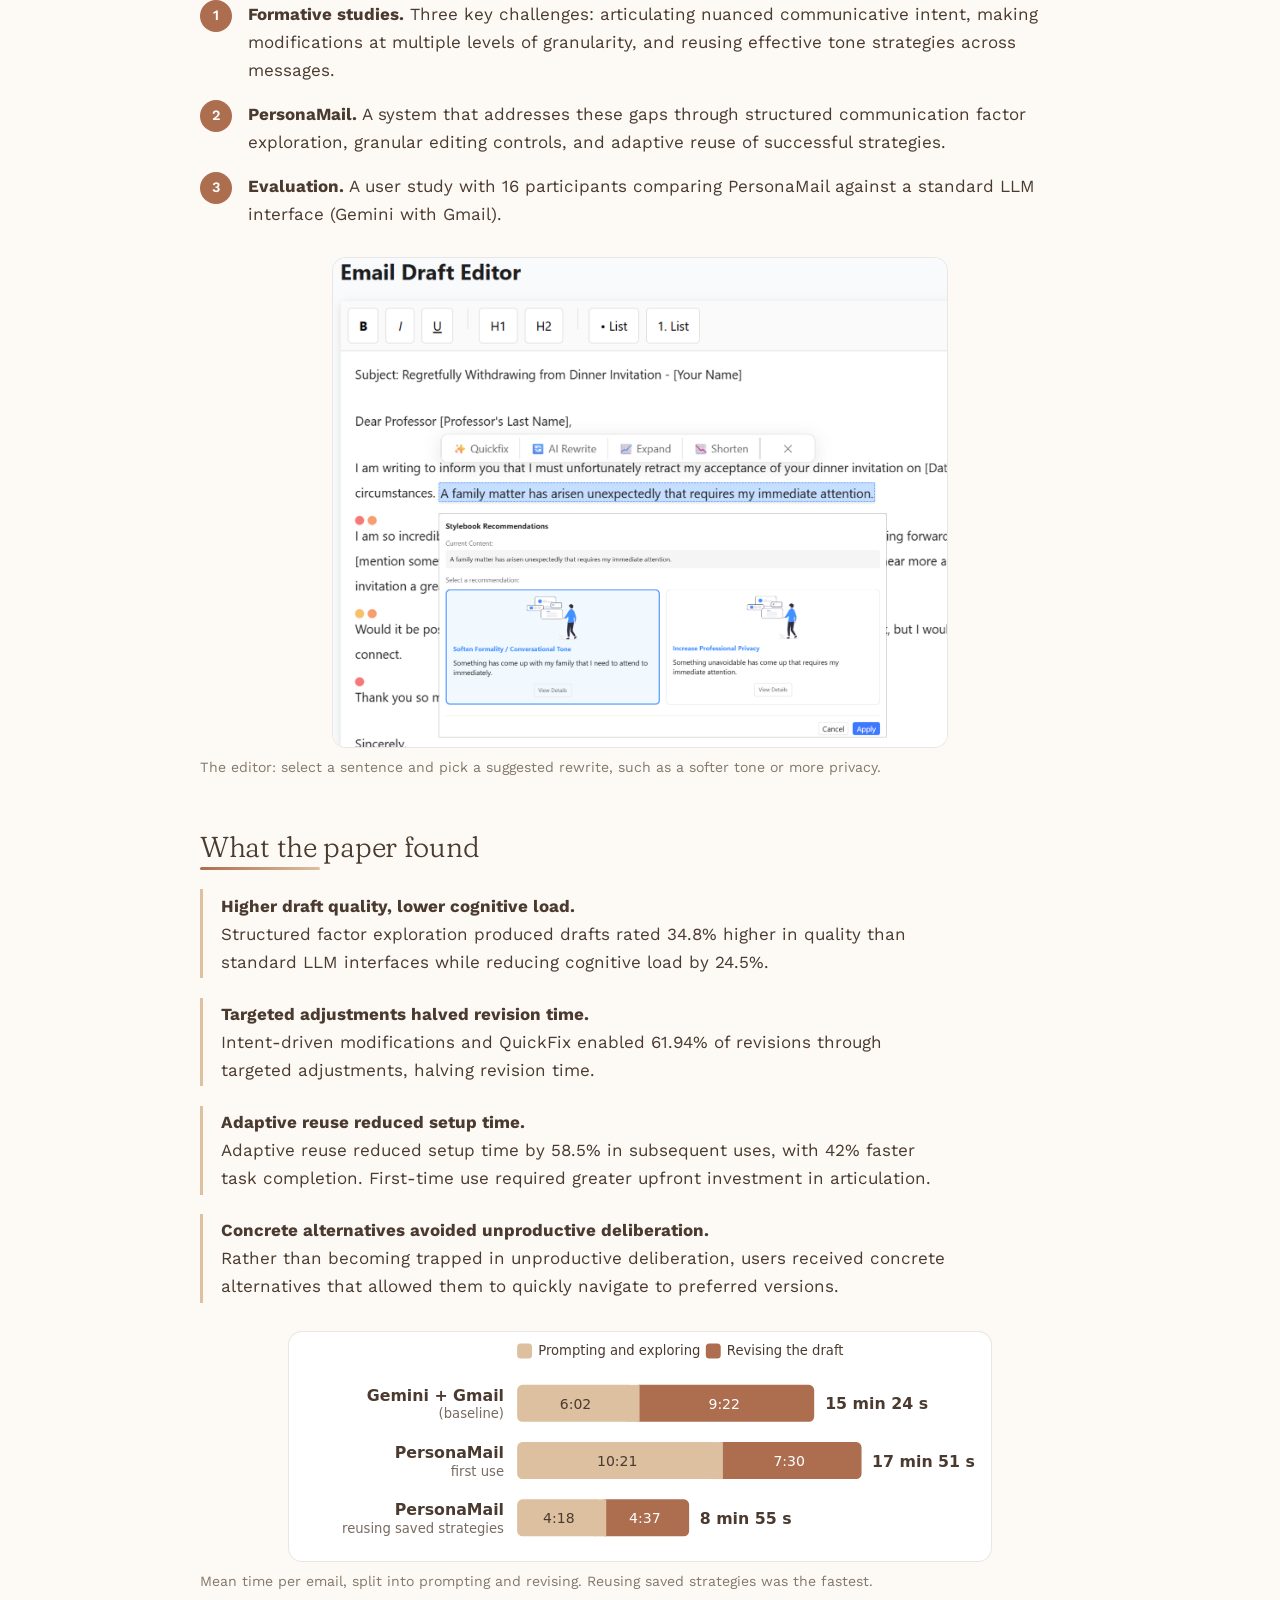
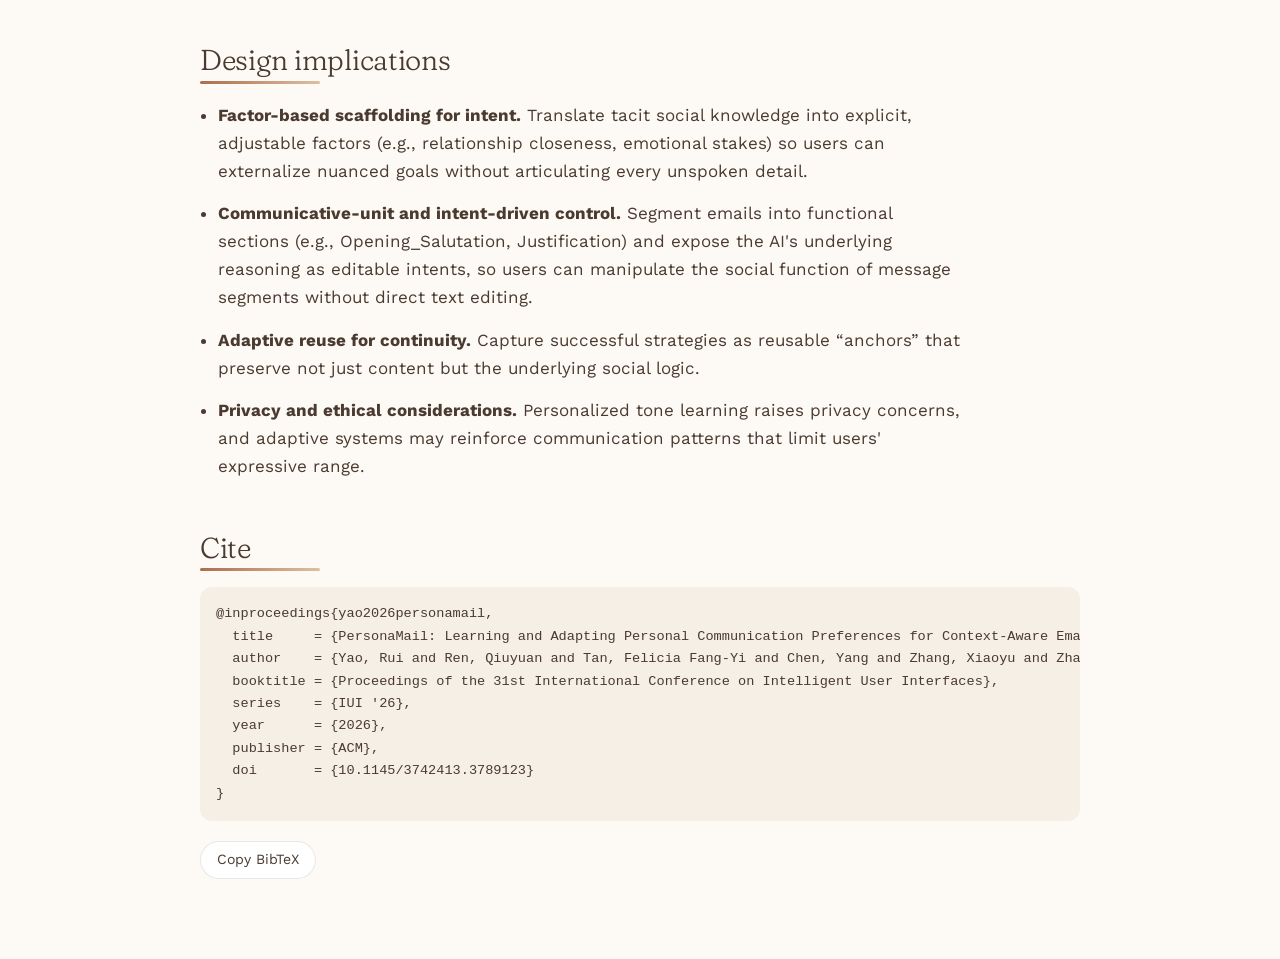
<file: projects/personamail/index.html>
<!doctype html>
<html lang="en">
<head>
  <meta charset="utf-8">
  <meta name="viewport" content="width=device-width, initial-scale=1">
  <title>PersonaMail | Felicia Tan</title>
  <meta name="description" content="An email-writing system with structured communication factor exploration, granular editing controls, and adaptive reuse of successful strategies, evaluated against standard LLM interfaces with 16 participants.">
  <link rel="preconnect" href="https://fonts.googleapis.com"><link rel="preconnect" href="https://fonts.gstatic.com" crossorigin>
  <link href="https://fonts.googleapis.com/css2?family=Fraunces:ital,opsz,wght,SOFT@0,9..144,300..500,100;1,9..144,300..500,100&family=Work+Sans:wght@400;500;600&display=swap" rel="stylesheet">
  <script>document.documentElement.classList.add('js')</script>
  <link rel="stylesheet" href="../../assets/style.css">
  <script src="../../assets/site.js" defer></script>
</head>
<body>
<div class="aurora"></div>
<nav><a class="brand" href="../../">Felicia Tan</a><a href="../../">Home</a><a class="here" href="../../research.html">Research</a></nav>
<main class="proj">
  <a class="crumb" href="../../research.html">&larr; All research</a>
  <p><span class="tag">ACM IUI 2026</span></p>
  <h1>PersonaMail: Learning and Adapting Personal Communication Preferences for Context-Aware Email Writing</h1>
  <p class="byline">Rui Yao<sup>2</sup>, Qiuyuan Ren<sup>2</sup>, <strong>Felicia Fang-Yi Tan</strong><sup>1</sup>, Yang Chen<sup>2</sup>, Xiaoyu Zhang<sup>2</sup>, Shengdong Zhao<sup>2</sup></p>
  <p class="aff"><sup>1</sup>New York University, Tandon School of Engineering &nbsp; <sup>2</sup>City University of Hong Kong</p>
  <div class="buttons"><a href="https://dl.acm.org/doi/10.1145/3742413.3789123"><svg viewBox="0 0 24 24" aria-hidden="true"><path d="M15 2H6a2 2 0 0 0-2 2v16a2 2 0 0 0 2 2h12a2 2 0 0 0 2-2V7Z"/><path d="M14 2v4a2 2 0 0 0 2 2h4"/><path d="M10 9H8"/><path d="M16 13H8"/><path d="M16 17H8"/></svg>Paper (ACM Digital Library)</a><a href="#cite"><svg viewBox="0 0 24 24" aria-hidden="true"><rect width="14" height="14" x="8" y="8" rx="2"/><path d="M4 16c-1.1 0-2-.9-2-2V4c0-1.1.9-2 2-2h10c1.1 0 2 .9 2 2"/></svg>BibTeX</a></div>
  

  <p class="tldr reveal">PersonaMail addresses three challenges identified in formative studies through structured communication factor exploration, granular editing controls, and adaptive reuse of successful strategies. Compared against standard LLM interfaces, it showed improved efficiency in both immediate and repeated use, alongside higher user satisfaction.</p>
  <div class="keynums reveal"><div class="keynum"><b>3</b><span>key challenges identified in formative studies</span></div><div class="keynum"><b>16</b><span>participants in the evaluation</span></div><div class="keynum"><b>34.8%</b><span>higher draft quality than standard LLM interfaces</span></div><div class="keynum"><b>42%</b><span>faster task completion with adaptive reuse</span></div></div>

  <h2 class="reveal">Why it matters</h2>
  <p class="reveal">LLM-assisted writing has seen rapid adoption in interpersonal communication, yet current systems often fail to capture the subtle tones essential for effectiveness. Email writing exemplifies this challenge: effective messages require careful alignment with intent, relationship, and context beyond mere fluency.</p>
  <figure class="fig reveal" style="width:min(1040px, calc(100vw - 4rem));margin-left:calc((100% - min(1040px, calc(100vw - 4rem))) / 2)">
  <img src="../../assets/projects/personamail/fig1-overview.png" alt="PersonaMail system overview" onerror="this.closest('figure').classList.add('missing')">
  <div class="ph"><b>Figure needed:</b> <code>assets/projects/personamail/fig1-overview.png</code><br>Paper Fig. 1: PersonaMail overview, contrasting a traditional LLM interface with the structured solution.</div>
  <figcaption>PersonaMail versus a traditional LLM interface.</figcaption>
</figure>

  <h2 class="reveal">What the paper did</h2>
  <ol class="steps reveal"><li><div><strong>Formative studies.</strong> Three key challenges: articulating nuanced communicative intent, making modifications at multiple levels of granularity, and reusing effective tone strategies across messages.</div></li><li><div><strong>PersonaMail.</strong> A system that addresses these gaps through structured communication factor exploration, granular editing controls, and adaptive reuse of successful strategies.</div></li><li><div><strong>Evaluation.</strong> A user study with 16 participants comparing PersonaMail against a standard LLM interface (Gemini with Gmail).</div></li></ol>
  <figure class="fig reveal">
  <img style="width:70%;display:block;margin:0 auto" src="../../assets/projects/personamail/editor.png" alt="The PersonaMail email editor with a selected sentence and suggested rewrites" onerror="this.closest('figure').classList.add('missing')">
  <div class="ph"><b>Figure needed:</b> <code>assets/projects/personamail/editor.png</code><br>Screenshot of the PersonaMail editor with Quickfix suggestions.</div>
  <figcaption>The editor: select a sentence and pick a suggested rewrite, such as a softer tone or more privacy.</figcaption>
</figure>
  

  <h2 class="reveal">What the paper found</h2>
  <div class="finding reveal"><strong>Higher draft quality, lower cognitive load.</strong> Structured factor exploration produced drafts rated 34.8% higher in quality than standard LLM interfaces while reducing cognitive load by 24.5%.</div><div class="finding reveal"><strong>Targeted adjustments halved revision time.</strong> Intent-driven modifications and QuickFix enabled 61.94% of revisions through targeted adjustments, halving revision time.</div><div class="finding reveal"><strong>Adaptive reuse reduced setup time.</strong> Adaptive reuse reduced setup time by 58.5% in subsequent uses, with 42% faster task completion. First-time use required greater upfront investment in articulation.</div><div class="finding reveal"><strong>Concrete alternatives avoided unproductive deliberation.</strong> Rather than becoming trapped in unproductive deliberation, users received concrete alternatives that allowed them to quickly navigate to preferred versions.</div>
  <figure class="fig reveal">
  <img style="width:80%;display:block;margin:0 auto" src="../../assets/projects/personamail/time.svg" alt="Time to write an email: baseline 15 min 24 s, PersonaMail first use 17 min 51 s, PersonaMail reuse 8 min 55 s" onerror="this.closest('figure').classList.add('missing')">
  <div class="ph"><b>Figure needed:</b> <code>assets/projects/personamail/time.svg</code><br>Simple stacked bars of mean task time.</div>
  <figcaption>Mean time per email, split into prompting and revising. Reusing saved strategies was the fastest.</figcaption>
</figure>

  <h2 class="reveal">Design implications</h2>
  <ul class="impl reveal"><li><strong>Factor-based scaffolding for intent.</strong> Translate tacit social knowledge into explicit, adjustable factors (e.g., relationship closeness, emotional stakes) so users can externalize nuanced goals without articulating every unspoken detail.</li><li><strong>Communicative-unit and intent-driven control.</strong> Segment emails into functional sections (e.g., Opening_Salutation, Justification) and expose the AI's underlying reasoning as editable intents, so users can manipulate the social function of message segments without direct text editing.</li><li><strong>Adaptive reuse for continuity.</strong> Capture successful strategies as reusable “anchors” that preserve not just content but the underlying social logic.</li><li><strong>Privacy and ethical considerations.</strong> Personalized tone learning raises privacy concerns, and adaptive systems may reinforce communication patterns that limit users' expressive range.</li></ul>
  

  <h2 id="cite" class="reveal">Cite</h2>
  <pre id="bib">@inproceedings{yao2026personamail,
  title     = {PersonaMail: Learning and Adapting Personal Communication Preferences for Context-Aware Email Writing},
  author    = {Yao, Rui and Ren, Qiuyuan and Tan, Felicia Fang-Yi and Chen, Yang and Zhang, Xiaoyu and Zhao, Shengdong},
  booktitle = {Proceedings of the 31st International Conference on Intelligent User Interfaces},
  series    = {IUI '26},
  year      = {2026},
  publisher = {ACM},
  doi       = {10.1145/3742413.3789123}
}</pre>
  <button class="copy" data-copy="#bib">Copy BibTeX</button>
</main>
</body>
</html>
</file>
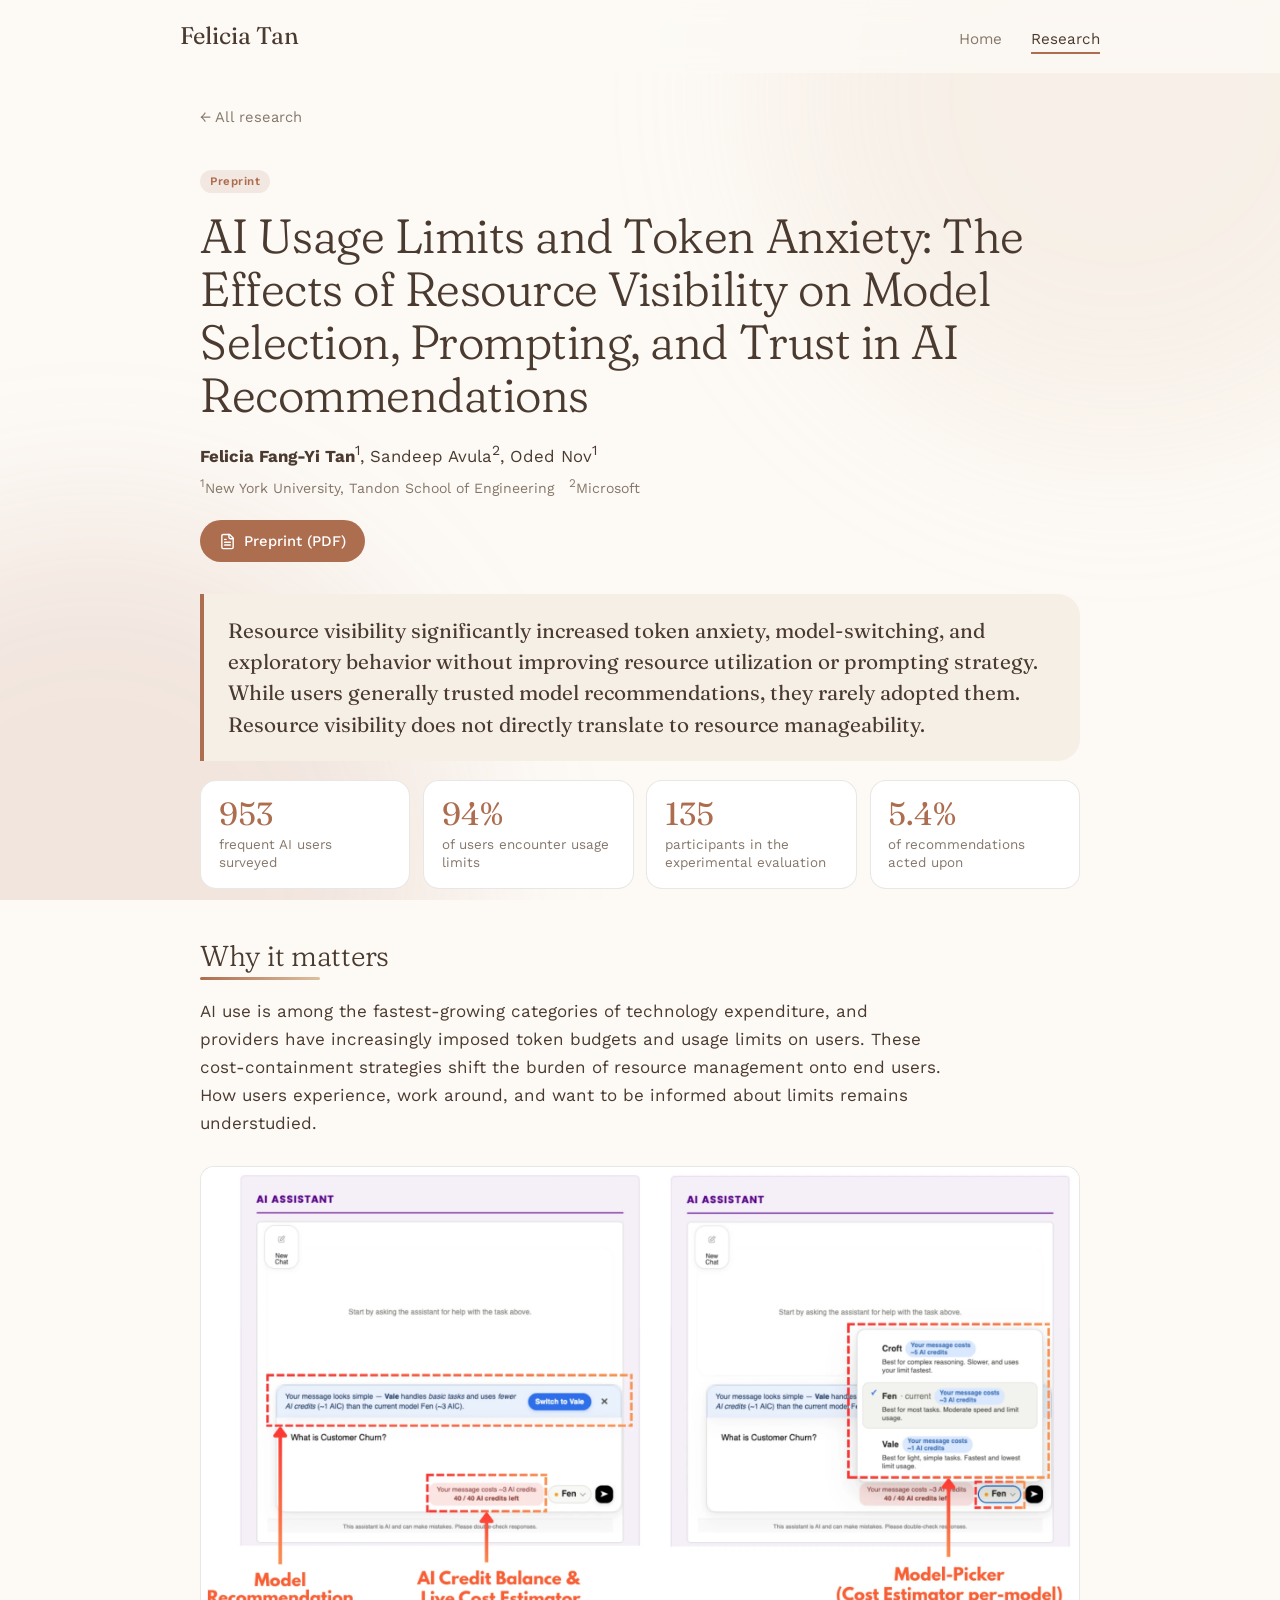
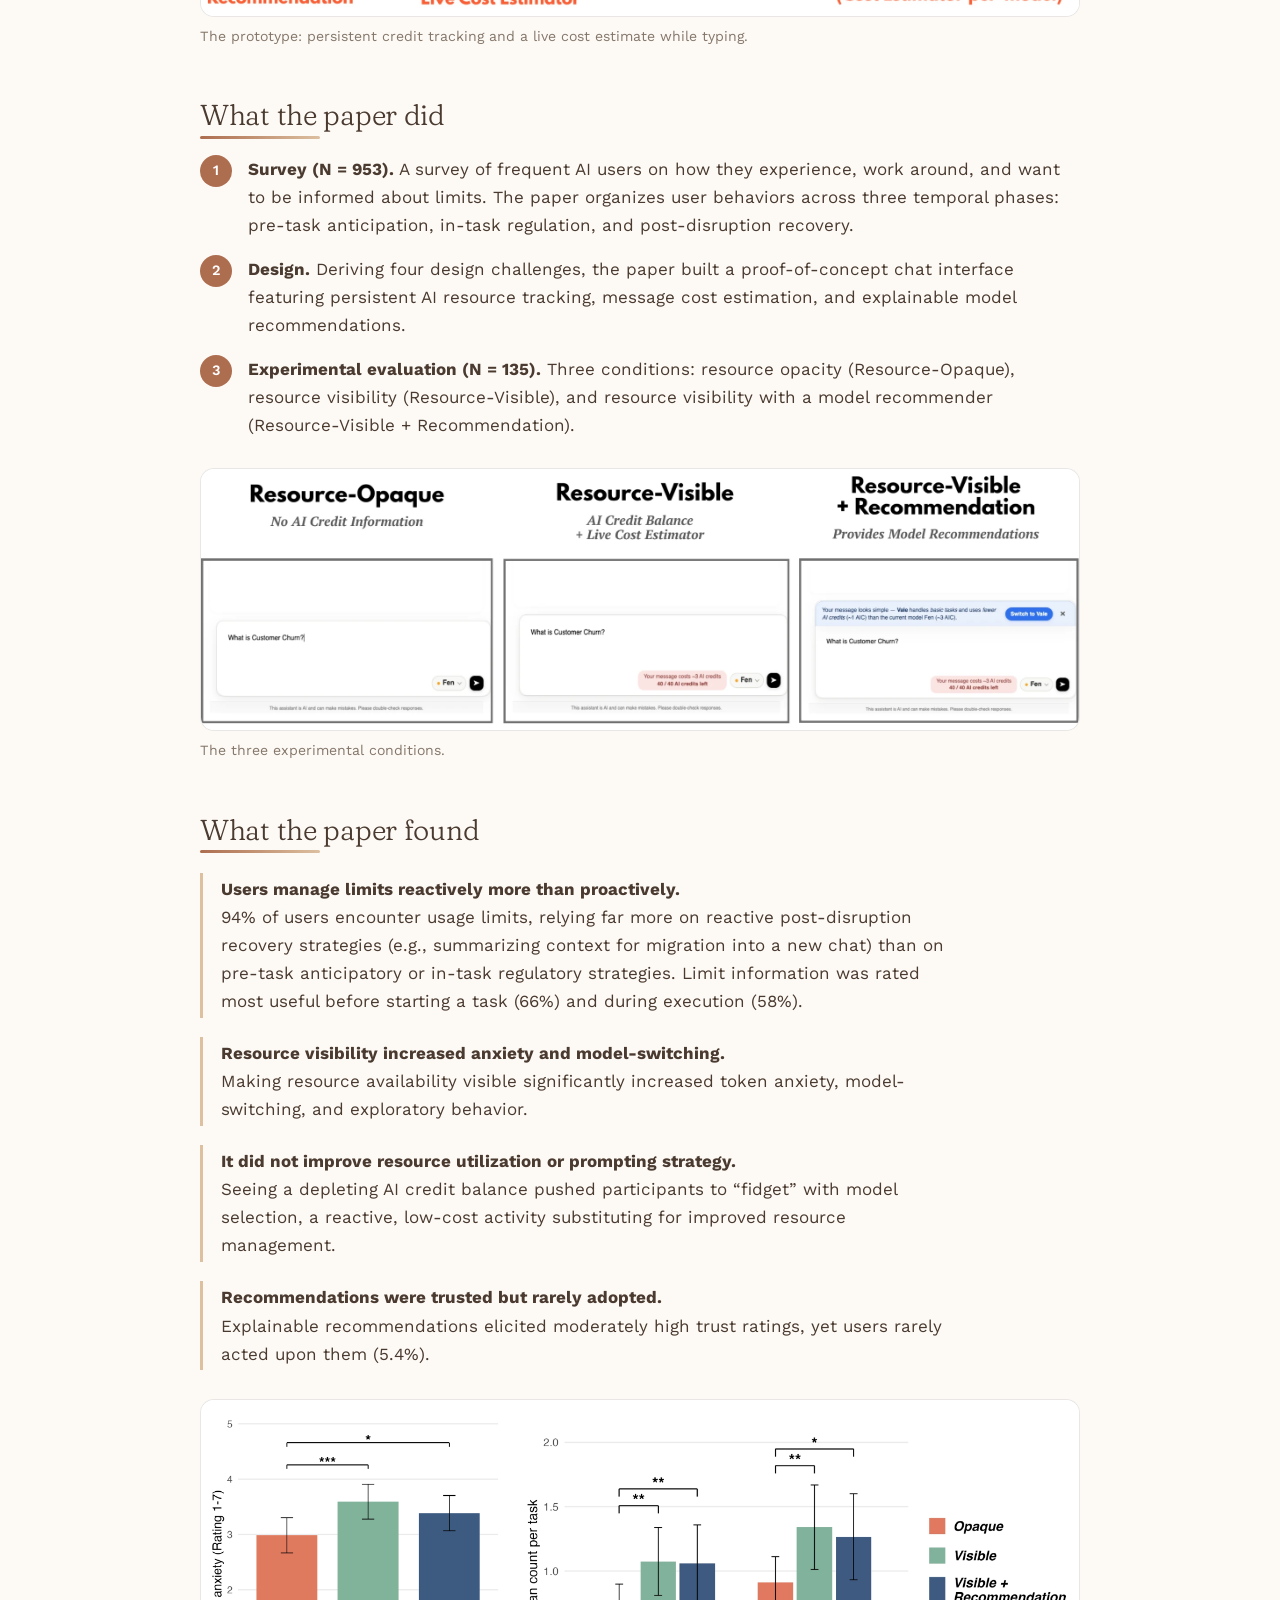
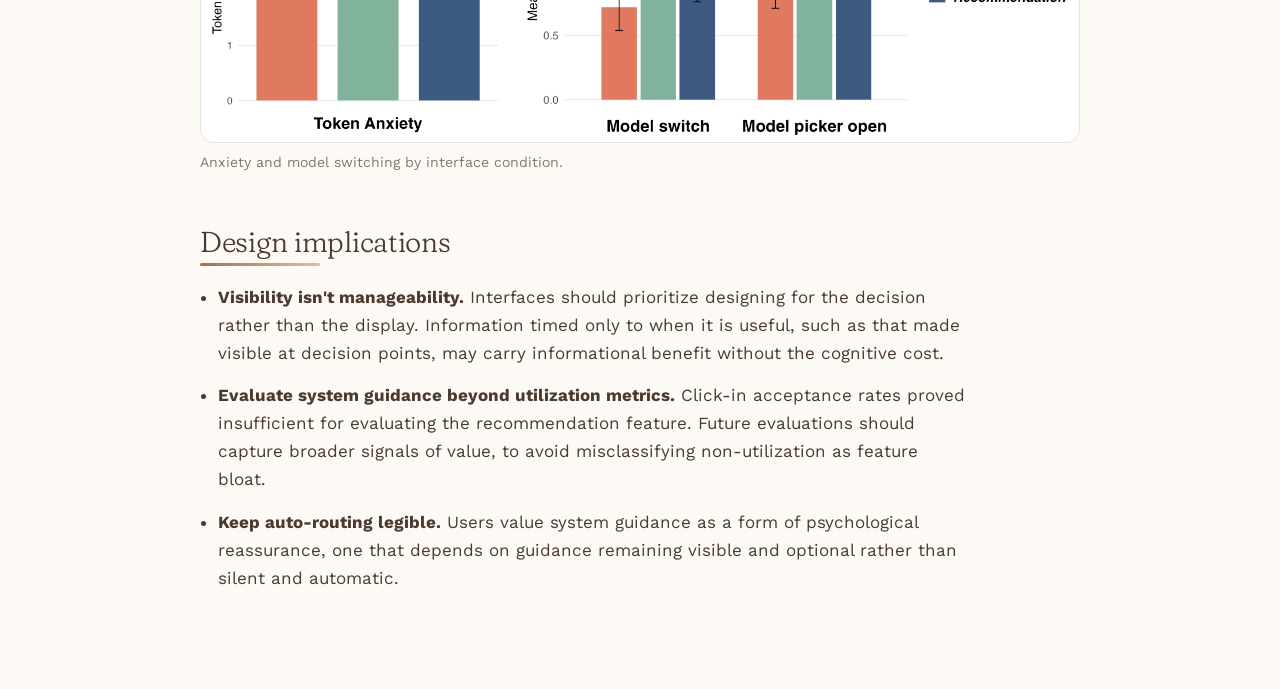
<file: projects/resource-visible/index.html>
<!doctype html>
<html lang="en">
<head>
  <meta charset="utf-8">
  <meta name="viewport" content="width=device-width, initial-scale=1">
  <title>AI Usage Limits and Token Anxiety | Felicia Tan</title>
  <meta name="description" content="A survey of frequent AI users (N = 953) and an experimental evaluation (N = 135) of resource visibility, which significantly increased token anxiety, model-switching, and exploratory behavior without improving resource utilization or prompting strategy.">
  <link rel="preconnect" href="https://fonts.googleapis.com"><link rel="preconnect" href="https://fonts.gstatic.com" crossorigin>
  <link href="https://fonts.googleapis.com/css2?family=Fraunces:ital,opsz,wght,SOFT@0,9..144,300..500,100;1,9..144,300..500,100&family=Work+Sans:wght@400;500;600&display=swap" rel="stylesheet">
  <script>document.documentElement.classList.add('js')</script>
  <link rel="stylesheet" href="../../assets/style.css">
  <script src="../../assets/site.js" defer></script>
</head>
<body>
<div class="aurora"></div>
<nav><a class="brand" href="../../">Felicia Tan</a><a href="../../">Home</a><a class="here" href="../../research.html">Research</a></nav>
<main class="proj">
  <a class="crumb" href="../../research.html">&larr; All research</a>
  <p><span class="tag">Preprint</span></p>
  <h1>AI Usage Limits and Token Anxiety: The Effects of Resource Visibility on Model Selection, Prompting, and Trust in AI Recommendations</h1>
  <p class="byline"><strong>Felicia Fang-Yi Tan</strong><sup>1</sup>, Sandeep Avula<sup>2</sup>, Oded Nov<sup>1</sup></p>
  <p class="aff"><sup>1</sup>New York University, Tandon School of Engineering &nbsp; <sup>2</sup>Microsoft</p>
  <div class="buttons"><a href="https://drive.google.com/file/d/1FS8GfCKi0Jhe9-0CU8bkeP9P_XCXzcoB/view"><svg viewBox="0 0 24 24" aria-hidden="true"><path d="M15 2H6a2 2 0 0 0-2 2v16a2 2 0 0 0 2 2h12a2 2 0 0 0 2-2V7Z"/><path d="M14 2v4a2 2 0 0 0 2 2h4"/><path d="M10 9H8"/><path d="M16 13H8"/><path d="M16 17H8"/></svg>Preprint (PDF)</a></div>
  

  <p class="tldr reveal">Resource visibility significantly increased token anxiety, model-switching, and exploratory behavior without improving resource utilization or prompting strategy. While users generally trusted model recommendations, they rarely adopted them. Resource visibility does not directly translate to resource manageability.</p>
  <div class="keynums reveal"><div class="keynum"><b>953</b><span>frequent AI users surveyed</span></div><div class="keynum"><b>94%</b><span>of users encounter usage limits</span></div><div class="keynum"><b>135</b><span>participants in the experimental evaluation</span></div><div class="keynum"><b>5.4%</b><span>of recommendations acted upon</span></div></div>

  <h2 class="reveal">Why it matters</h2>
  <p class="reveal">AI use is among the fastest-growing categories of technology expenditure, and providers have increasingly imposed token budgets and usage limits on users. These cost-containment strategies shift the burden of resource management onto end users. How users experience, work around, and want to be informed about limits remains understudied.</p>
  <figure class="fig reveal">
  <img src="../../assets/projects/resource-visible/fig1-system.png" alt="The prototype chat interface showing a live message cost estimate and credit balance" onerror="this.closest('figure').classList.add('missing')">
  <div class="ph"><b>Figure needed:</b> <code>assets/projects/resource-visible/fig1-system.png</code><br>Paper Fig. 1: the system in use, with the live cost estimate and running credit balance beside the composer.</div>
  <figcaption>The prototype: persistent credit tracking and a live cost estimate while typing.</figcaption>
</figure>

  <h2 class="reveal">What the paper did</h2>
  <ol class="steps reveal"><li><div><strong>Survey (N = 953).</strong> A survey of frequent AI users on how they experience, work around, and want to be informed about limits. The paper organizes user behaviors across three temporal phases: pre-task anticipation, in-task regulation, and post-disruption recovery.</div></li><li><div><strong>Design.</strong> Deriving four design challenges, the paper built a proof-of-concept chat interface featuring persistent AI resource tracking, message cost estimation, and explainable model recommendations.</div></li><li><div><strong>Experimental evaluation (N = 135).</strong> Three conditions: resource opacity (Resource-Opaque), resource visibility (Resource-Visible), and resource visibility with a model recommender (Resource-Visible + Recommendation).</div></li></ol>
  <figure class="fig reveal">
  <img src="../../assets/projects/resource-visible/fig3-conditions.png" alt="The three interface conditions side by side" onerror="this.closest('figure').classList.add('missing')">
  <div class="ph"><b>Figure needed:</b> <code>assets/projects/resource-visible/fig3-conditions.png</code><br>Paper Fig. 3: the three interface conditions side by side (your Canva design named "Conditions" looks like the source).</div>
  <figcaption>The three experimental conditions.</figcaption>
</figure>
  

  <h2 class="reveal">What the paper found</h2>
  <div class="finding reveal"><strong>Users manage limits reactively more than proactively.</strong> 94% of users encounter usage limits, relying far more on reactive post-disruption recovery strategies (e.g., summarizing context for migration into a new chat) than on pre-task anticipatory or in-task regulatory strategies. Limit information was rated most useful before starting a task (66%) and during execution (58%).</div><div class="finding reveal"><strong>Resource visibility increased anxiety and model-switching.</strong> Making resource availability visible significantly increased token anxiety, model-switching, and exploratory behavior.</div><div class="finding reveal"><strong>It did not improve resource utilization or prompting strategy.</strong> Seeing a depleting AI credit balance pushed participants to “fidget” with model selection, a reactive, low-cost activity substituting for improved resource management.</div><div class="finding reveal"><strong>Recommendations were trusted but rarely adopted.</strong> Explainable recommendations elicited moderately high trust ratings, yet users rarely acted upon them (5.4%).</div>
  <figure class="fig reveal">
  <img src="../../assets/projects/resource-visible/fig4-results.png" alt="Token anxiety, model switch count and model-picker opens by condition" onerror="this.closest('figure').classList.add('missing')">
  <div class="ph"><b>Figure needed:</b> <code>assets/projects/resource-visible/fig4-results.png</code><br>Paper Fig. 4: token anxiety, model-switch count and model-picker opens by condition.</div>
  <figcaption>Anxiety and model switching by interface condition.</figcaption>
</figure>

  <h2 class="reveal">Design implications</h2>
  <ul class="impl reveal"><li><strong>Visibility isn't manageability.</strong> Interfaces should prioritize designing for the decision rather than the display. Information timed only to when it is useful, such as that made visible at decision points, may carry informational benefit without the cognitive cost.</li><li><strong>Evaluate system guidance beyond utilization metrics.</strong> Click-in acceptance rates proved insufficient for evaluating the recommendation feature. Future evaluations should capture broader signals of value, to avoid misclassifying non-utilization as feature bloat.</li><li><strong>Keep auto-routing legible.</strong> Users value system guidance as a form of psychological reassurance, one that depends on guidance remaining visible and optional rather than silent and automatic.</li></ul>
  

  
</main>
</body>
</html>
</file>
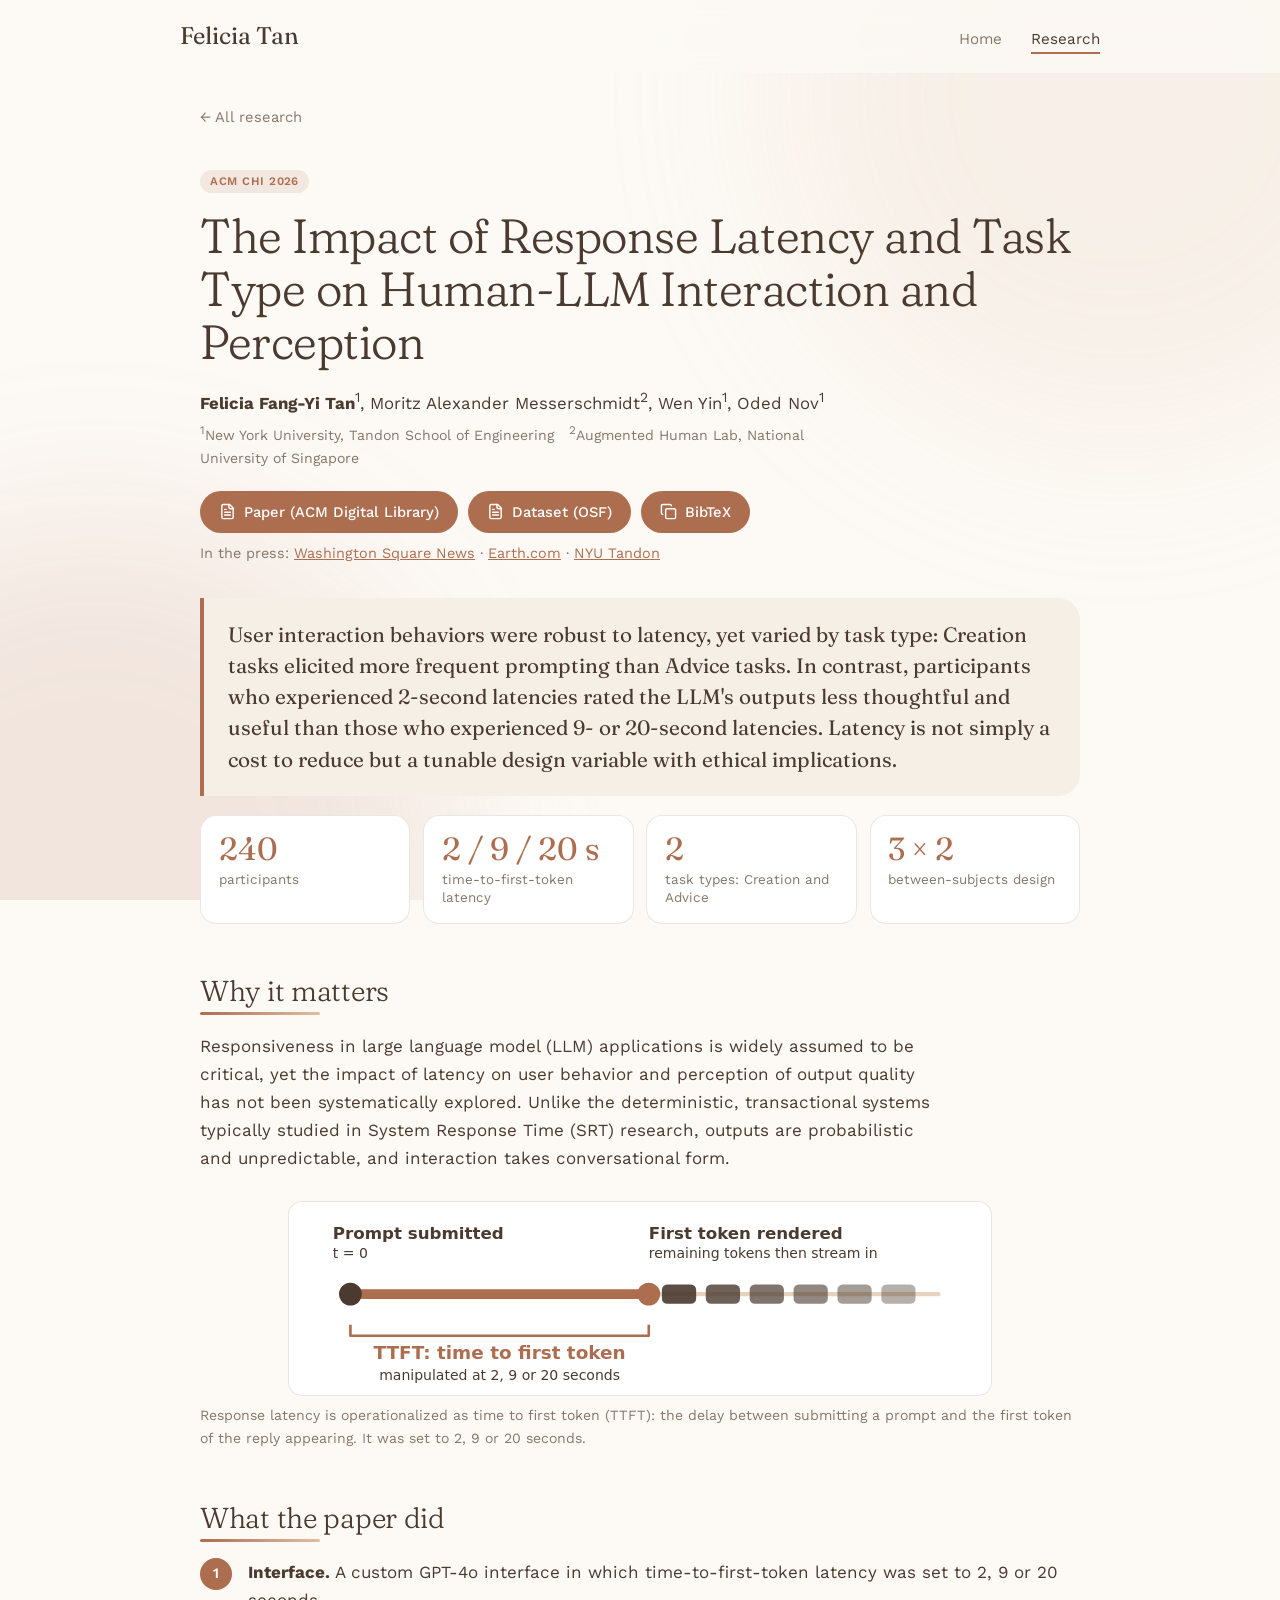
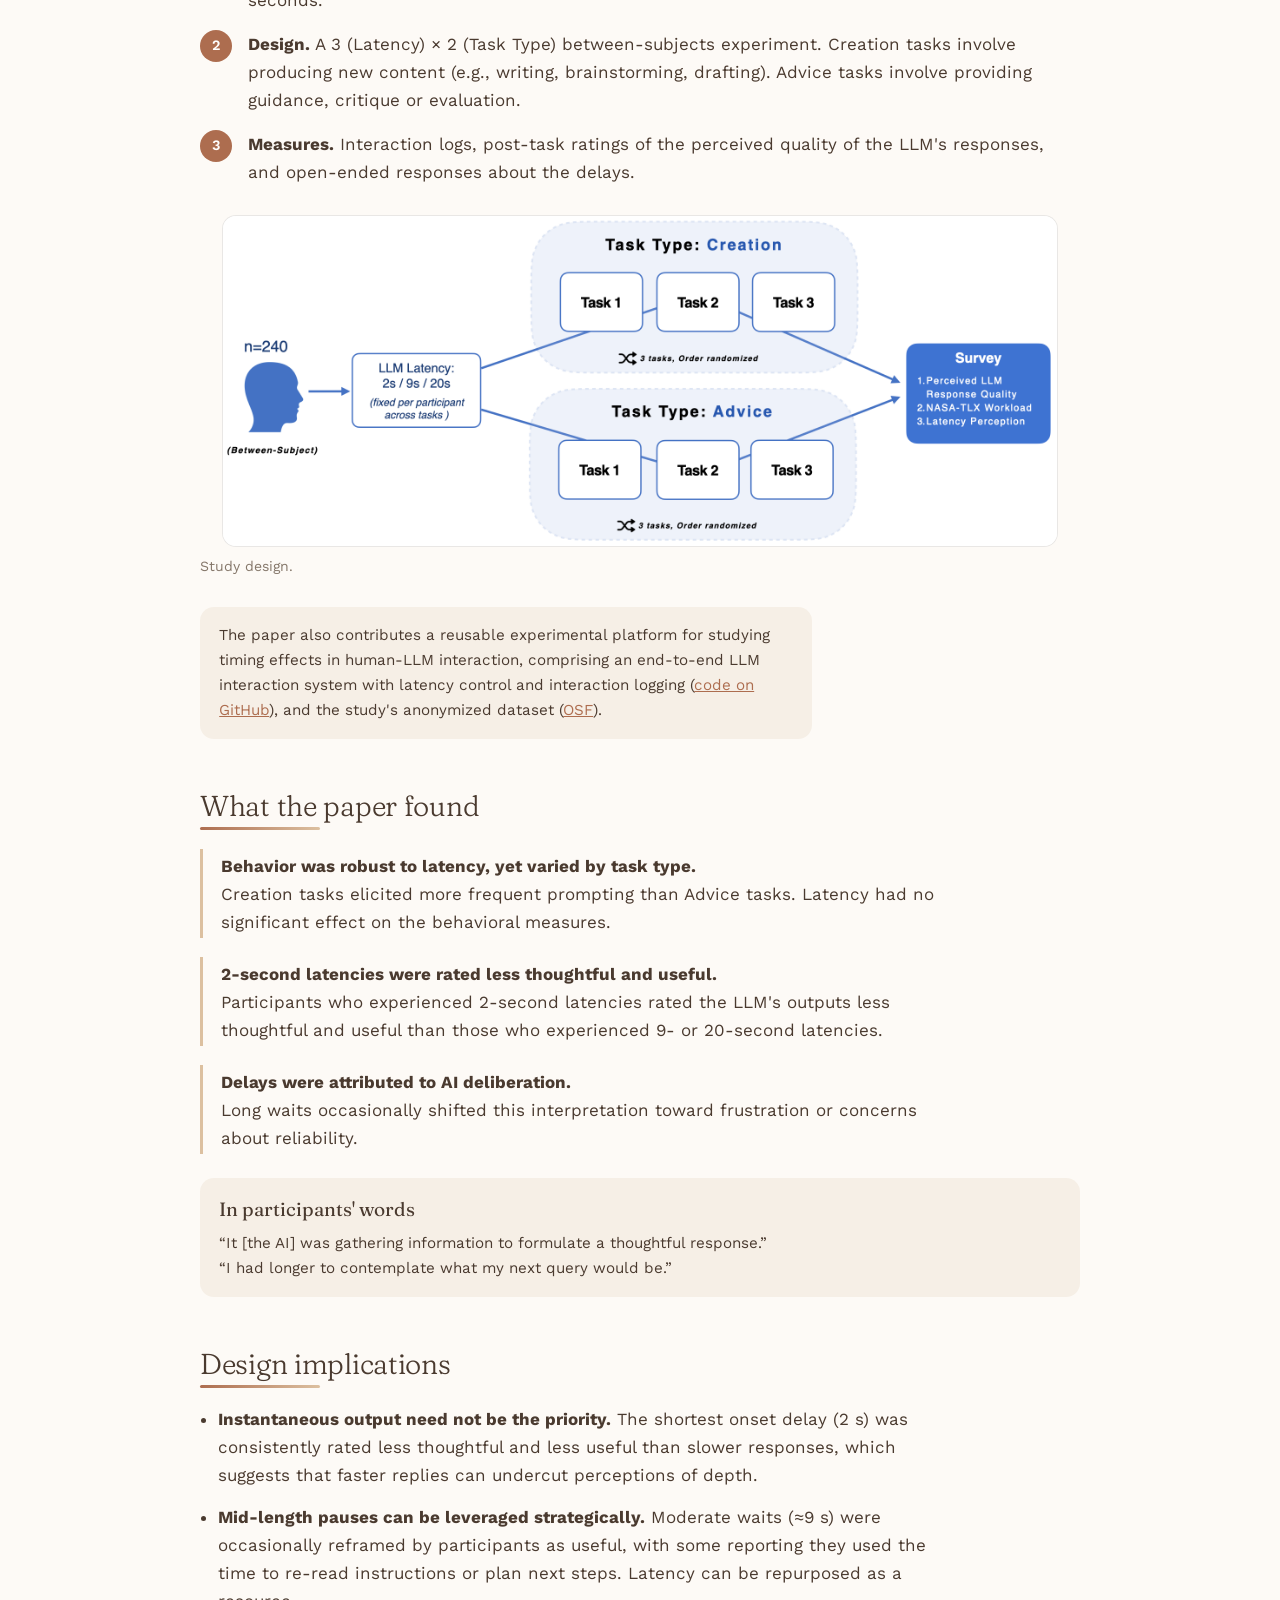
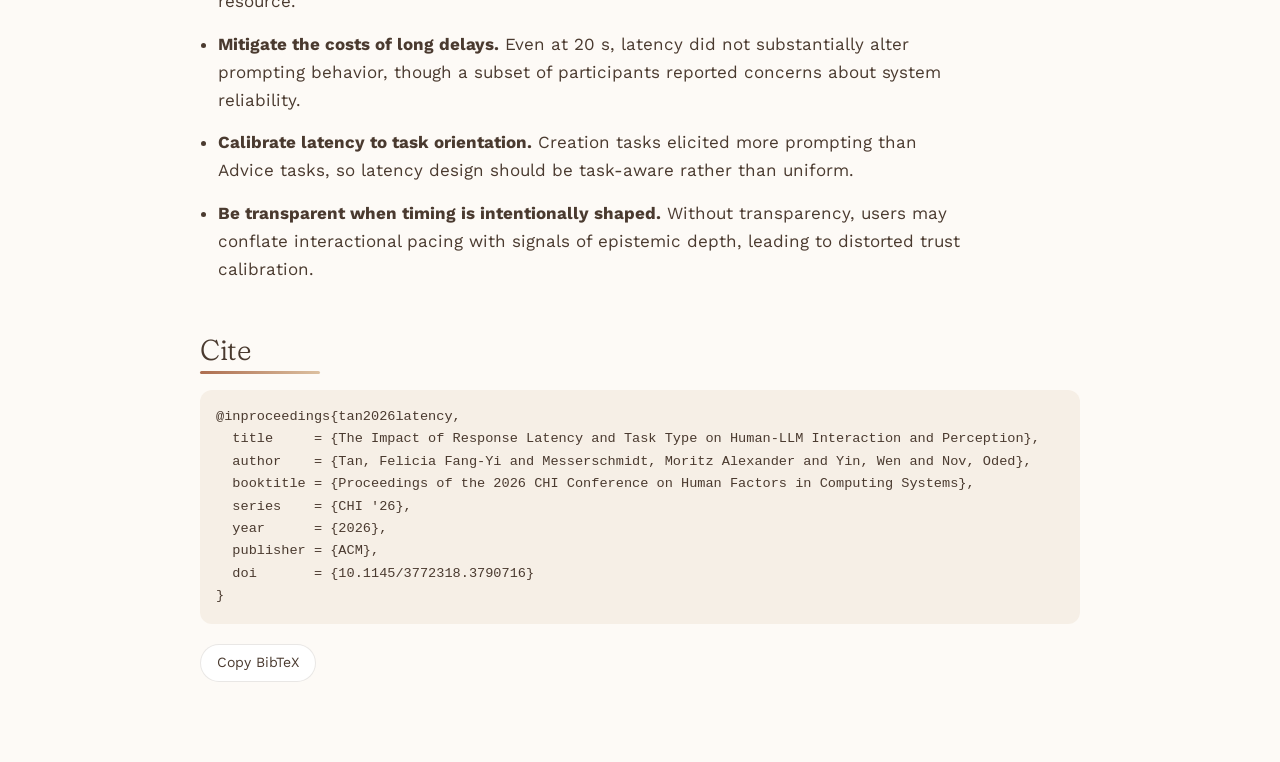
<file: projects/response-latency/index.html>
<!doctype html>
<html lang="en">
<head>
  <meta charset="utf-8">
  <meta name="viewport" content="width=device-width, initial-scale=1">
  <title>Response Latency and Task Type in Human-LLM Interaction | Felicia Tan</title>
  <meta name="description" content="A controlled experiment varying time-to-first-token latency (2, 9, 20 seconds) across Creation and Advice tasks. Interaction behaviors were robust to latency, yet participants who experienced 2-second latencies rated the LLM&#x27;s outputs less thoughtful and useful.">
  <link rel="preconnect" href="https://fonts.googleapis.com"><link rel="preconnect" href="https://fonts.gstatic.com" crossorigin>
  <link href="https://fonts.googleapis.com/css2?family=Fraunces:ital,opsz,wght,SOFT@0,9..144,300..500,100;1,9..144,300..500,100&family=Work+Sans:wght@400;500;600&display=swap" rel="stylesheet">
  <script>document.documentElement.classList.add('js')</script>
  <link rel="stylesheet" href="../../assets/style.css">
  <script src="../../assets/site.js" defer></script>
</head>
<body>
<div class="aurora"></div>
<nav><a class="brand" href="../../">Felicia Tan</a><a href="../../">Home</a><a class="here" href="../../research.html">Research</a></nav>
<main class="proj">
  <a class="crumb" href="../../research.html">&larr; All research</a>
  <p><span class="tag">ACM CHI 2026</span></p>
  <h1>The Impact of Response Latency and Task Type on Human-LLM Interaction and Perception</h1>
  <p class="byline"><strong>Felicia Fang-Yi Tan</strong><sup>1</sup>, Moritz Alexander Messerschmidt<sup>2</sup>, Wen Yin<sup>1</sup>, Oded Nov<sup>1</sup></p>
  <p class="aff"><sup>1</sup>New York University, Tandon School of Engineering &nbsp; <sup>2</sup>Augmented Human Lab, National University of Singapore</p>
  <div class="buttons"><a href="https://dl.acm.org/doi/full/10.1145/3772318.3790716"><svg viewBox="0 0 24 24" aria-hidden="true"><path d="M15 2H6a2 2 0 0 0-2 2v16a2 2 0 0 0 2 2h12a2 2 0 0 0 2-2V7Z"/><path d="M14 2v4a2 2 0 0 0 2 2h4"/><path d="M10 9H8"/><path d="M16 13H8"/><path d="M16 17H8"/></svg>Paper (ACM Digital Library)</a><a href="https://osf.io/367cw"><svg viewBox="0 0 24 24" aria-hidden="true"><path d="M15 2H6a2 2 0 0 0-2 2v16a2 2 0 0 0 2 2h12a2 2 0 0 0 2-2V7Z"/><path d="M14 2v4a2 2 0 0 0 2 2h4"/><path d="M10 9H8"/><path d="M16 13H8"/><path d="M16 17H8"/></svg>Dataset (OSF)</a><a href="#cite"><svg viewBox="0 0 24 24" aria-hidden="true"><rect width="14" height="14" x="8" y="8" rx="2"/><path d="M4 16c-1.1 0-2-.9-2-2V4c0-1.1.9-2 2-2h10c1.1 0 2 .9 2 2"/></svg>BibTeX</a></div>
  <p class="press">In the press: <a href="https://nyunews.com/news/2026/05/06/tandon-ai-response-time-study/">Washington Square News</a> &middot; <a href="https://www.earth.com/news/faster-isnt-better-why-slower-chatbots-seem-more-intelligent/">Earth.com</a> &middot; <a href="https://engineering.nyu.edu/news/why-faster-ai-isnt-always-better">NYU Tandon</a></p>

  <p class="tldr reveal">User interaction behaviors were robust to latency, yet varied by task type: Creation tasks elicited more frequent prompting than Advice tasks. In contrast, participants who experienced 2-second latencies rated the LLM's outputs less thoughtful and useful than those who experienced 9- or 20-second latencies. Latency is not simply a cost to reduce but a tunable design variable with ethical implications.</p>
  <div class="keynums reveal"><div class="keynum"><b>240</b><span>participants</span></div><div class="keynum"><b>2 / 9 / 20 s</b><span>time-to-first-token latency</span></div><div class="keynum"><b>2</b><span>task types: Creation and Advice</span></div><div class="keynum"><b>3 × 2</b><span>between-subjects design</span></div></div>

  <h2 class="reveal">Why it matters</h2>
  <p class="reveal">Responsiveness in large language model (LLM) applications is widely assumed to be critical, yet the impact of latency on user behavior and perception of output quality has not been systematically explored. Unlike the deterministic, transactional systems typically studied in System Response Time (SRT) research, outputs are probabilistic and unpredictable, and interaction takes conversational form.</p>
  <figure class="fig reveal">
  <img style="width:80%;display:block;margin:0 auto" src="../../assets/projects/response-latency/ttft.svg" alt="Timeline of response latency, defined as time to first token (TTFT): from prompt submission to the first token of the reply" onerror="this.closest('figure').classList.add('missing')">
  <div class="ph"><b>Figure needed:</b> <code>assets/projects/response-latency/ttft.svg</code><br>Timeline of the manipulated variable, TTFT.</div>
  <figcaption>Response latency is operationalized as time to first token (TTFT): the delay between submitting a prompt and the first token of the reply appearing. It was set to 2, 9 or 20 seconds.</figcaption>
</figure>

  <h2 class="reveal">What the paper did</h2>
  <ol class="steps reveal"><li><div><strong>Interface.</strong> A custom GPT-4o interface in which time-to-first-token latency was set to 2, 9 or 20 seconds.</div></li><li><div><strong>Design.</strong> A 3 (Latency) × 2 (Task Type) between-subjects experiment. Creation tasks involve producing new content (e.g., writing, brainstorming, drafting). Advice tasks involve providing guidance, critique or evaluation.</div></li><li><div><strong>Measures.</strong> Interaction logs, post-task ratings of the perceived quality of the LLM's responses, and open-ended responses about the delays.</div></li></ol>
  <figure class="fig reveal">
  <img style="width:95%;display:block;margin:0 auto" src="../../assets/projects/response-latency/fig1-design.png" alt="The 2 by 3 study design" onerror="this.closest('figure').classList.add('missing')">
  <div class="ph"><b>Figure needed:</b> <code>assets/projects/response-latency/fig1-design.png</code><br>Paper Fig. 1: the study design, six groups from two task types and three latency levels.</div>
  <figcaption>Study design.</figcaption>
</figure>
  <p class="note reveal">The paper also contributes a reusable experimental platform for studying timing effects in human-LLM interaction, comprising an end-to-end LLM interaction system with latency control and interaction logging (<a href="https://github.com/AugmentMo/gpt-chatbot-emu">code on GitHub</a>), and the study's anonymized dataset (<a href="https://osf.io/367cw">OSF</a>).</p>

  <h2 class="reveal">What the paper found</h2>
  <div class="finding reveal"><strong>Behavior was robust to latency, yet varied by task type.</strong> Creation tasks elicited more frequent prompting than Advice tasks. Latency had no significant effect on the behavioral measures.</div><div class="finding reveal"><strong>2-second latencies were rated less thoughtful and useful.</strong> Participants who experienced 2-second latencies rated the LLM's outputs less thoughtful and useful than those who experienced 9- or 20-second latencies.</div><div class="finding reveal"><strong>Delays were attributed to AI deliberation.</strong> Long waits occasionally shifted this interpretation toward frustration or concerns about reliability.</div>
  <div class="callout reveal"><b>In participants' words</b>“It [the AI] was gathering information to formulate a thoughtful response.”<br>“I had longer to contemplate what my next query would be.”</div>

  <h2 class="reveal">Design implications</h2>
  <ul class="impl reveal"><li><strong>Instantaneous output need not be the priority.</strong> The shortest onset delay (2 s) was consistently rated less thoughtful and less useful than slower responses, which suggests that faster replies can undercut perceptions of depth.</li><li><strong>Mid-length pauses can be leveraged strategically.</strong> Moderate waits (≈9 s) were occasionally reframed by participants as useful, with some reporting they used the time to re-read instructions or plan next steps. Latency can be repurposed as a resource.</li><li><strong>Mitigate the costs of long delays.</strong> Even at 20 s, latency did not substantially alter prompting behavior, though a subset of participants reported concerns about system reliability.</li><li><strong>Calibrate latency to task orientation.</strong> Creation tasks elicited more prompting than Advice tasks, so latency design should be task-aware rather than uniform.</li><li><strong>Be transparent when timing is intentionally shaped.</strong> Without transparency, users may conflate interactional pacing with signals of epistemic depth, leading to distorted trust calibration.</li></ul>
  

  <h2 id="cite" class="reveal">Cite</h2>
  <pre id="bib">@inproceedings{tan2026latency,
  title     = {The Impact of Response Latency and Task Type on Human-LLM Interaction and Perception},
  author    = {Tan, Felicia Fang-Yi and Messerschmidt, Moritz Alexander and Yin, Wen and Nov, Oded},
  booktitle = {Proceedings of the 2026 CHI Conference on Human Factors in Computing Systems},
  series    = {CHI '26},
  year      = {2026},
  publisher = {ACM},
  doi       = {10.1145/3772318.3790716}
}</pre>
  <button class="copy" data-copy="#bib">Copy BibTeX</button>
</main>
</body>
</html>
</file>
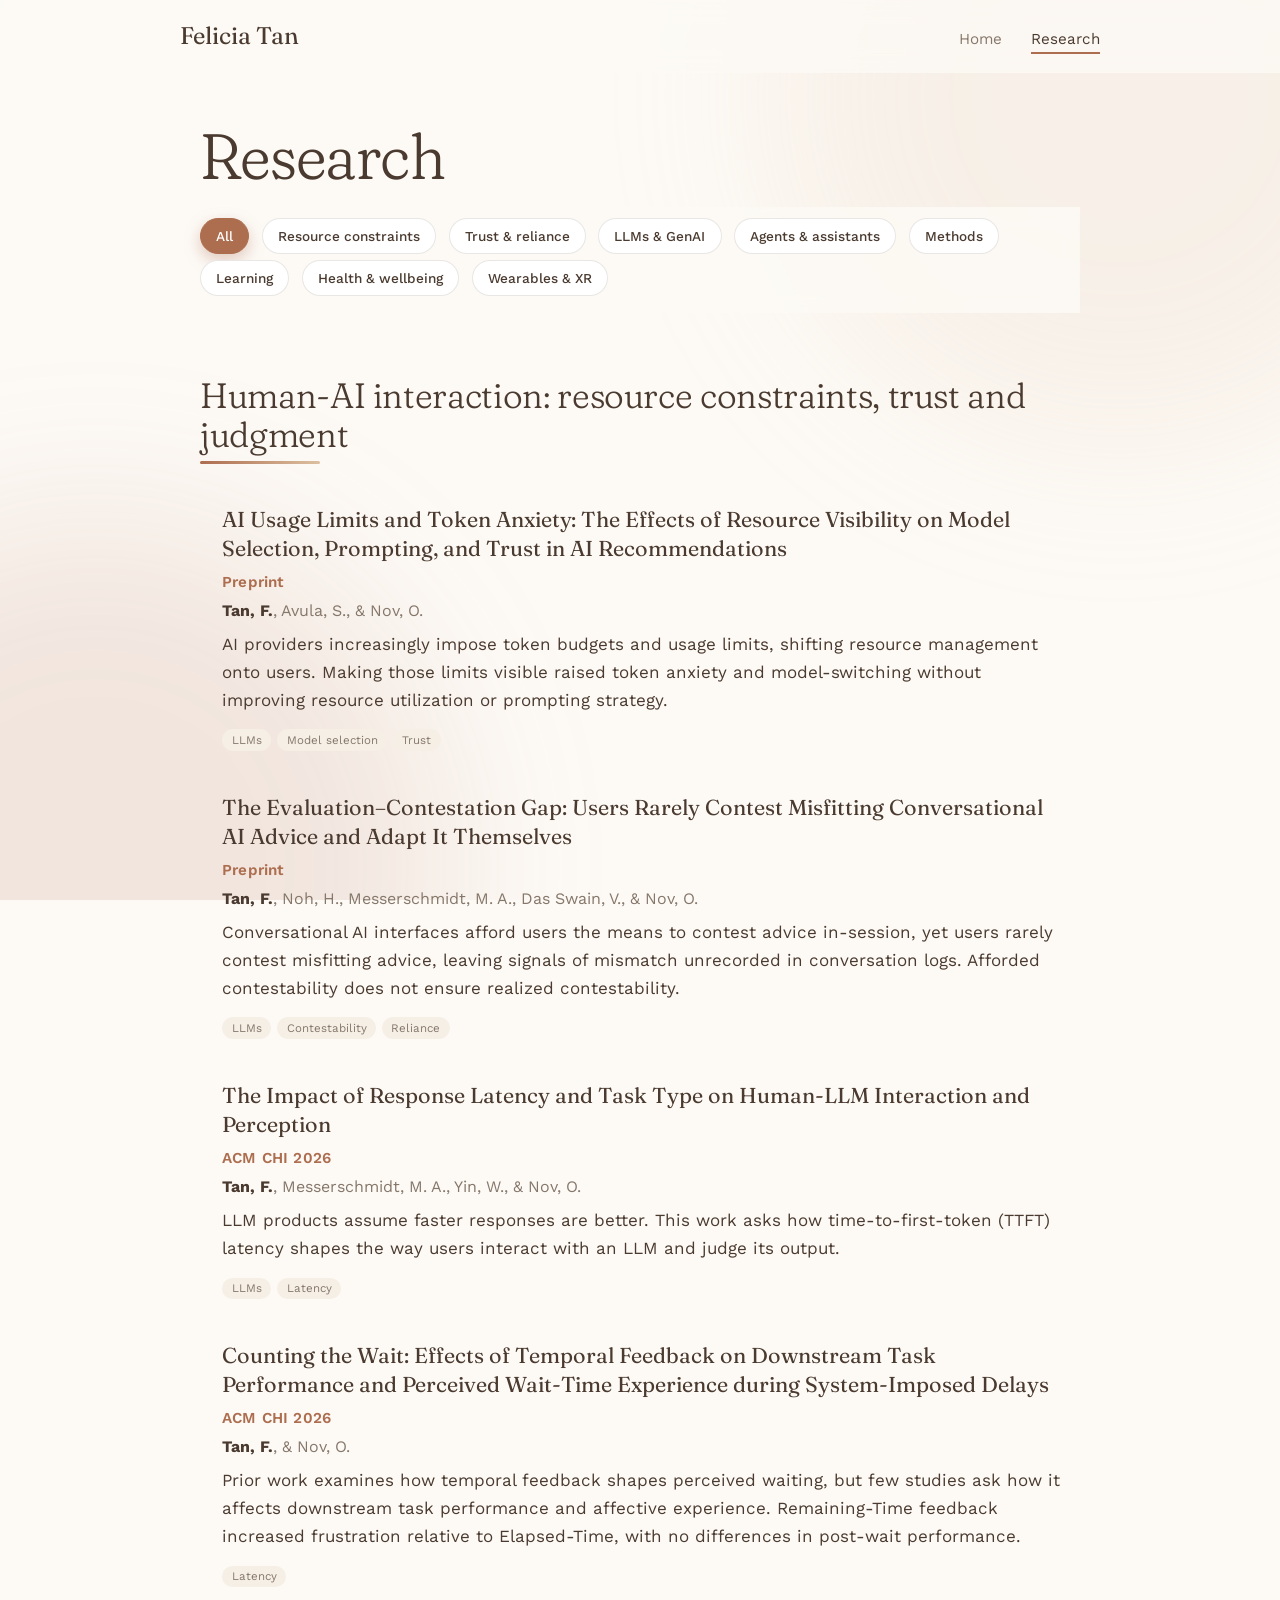
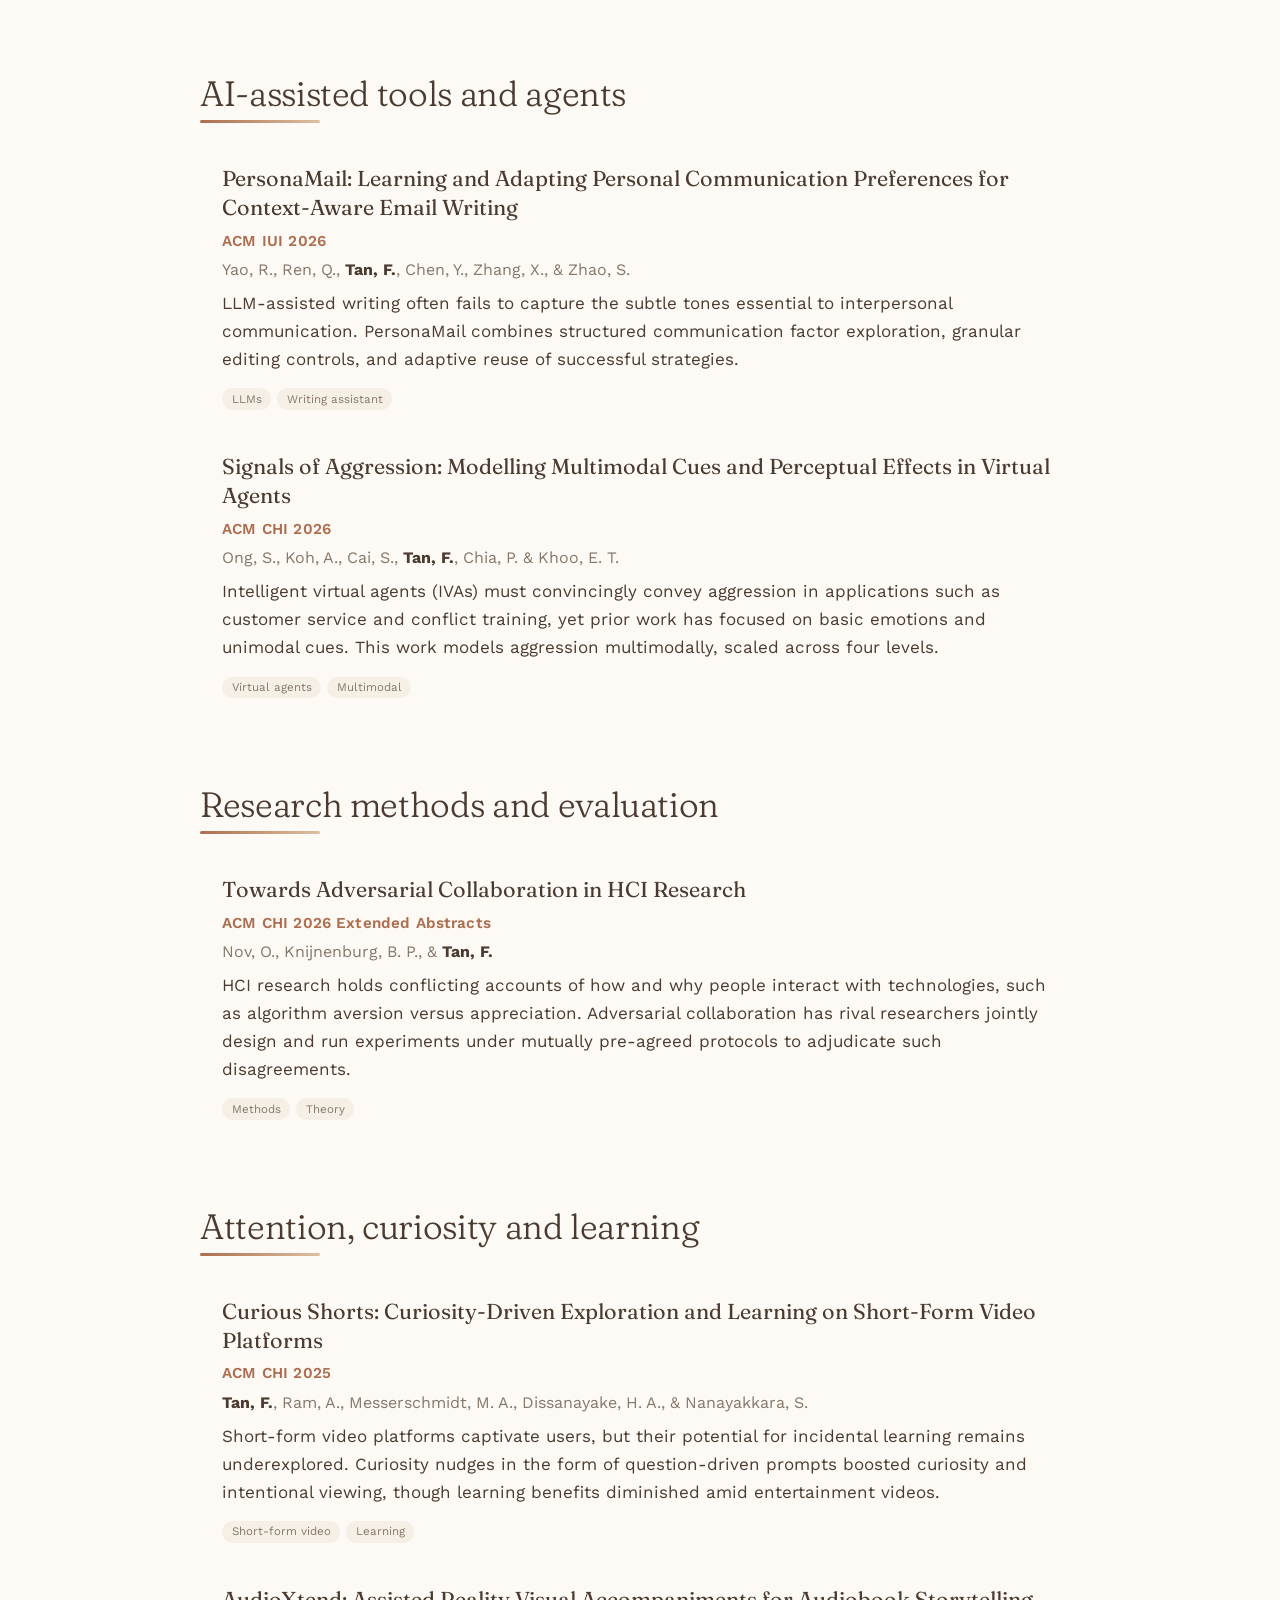
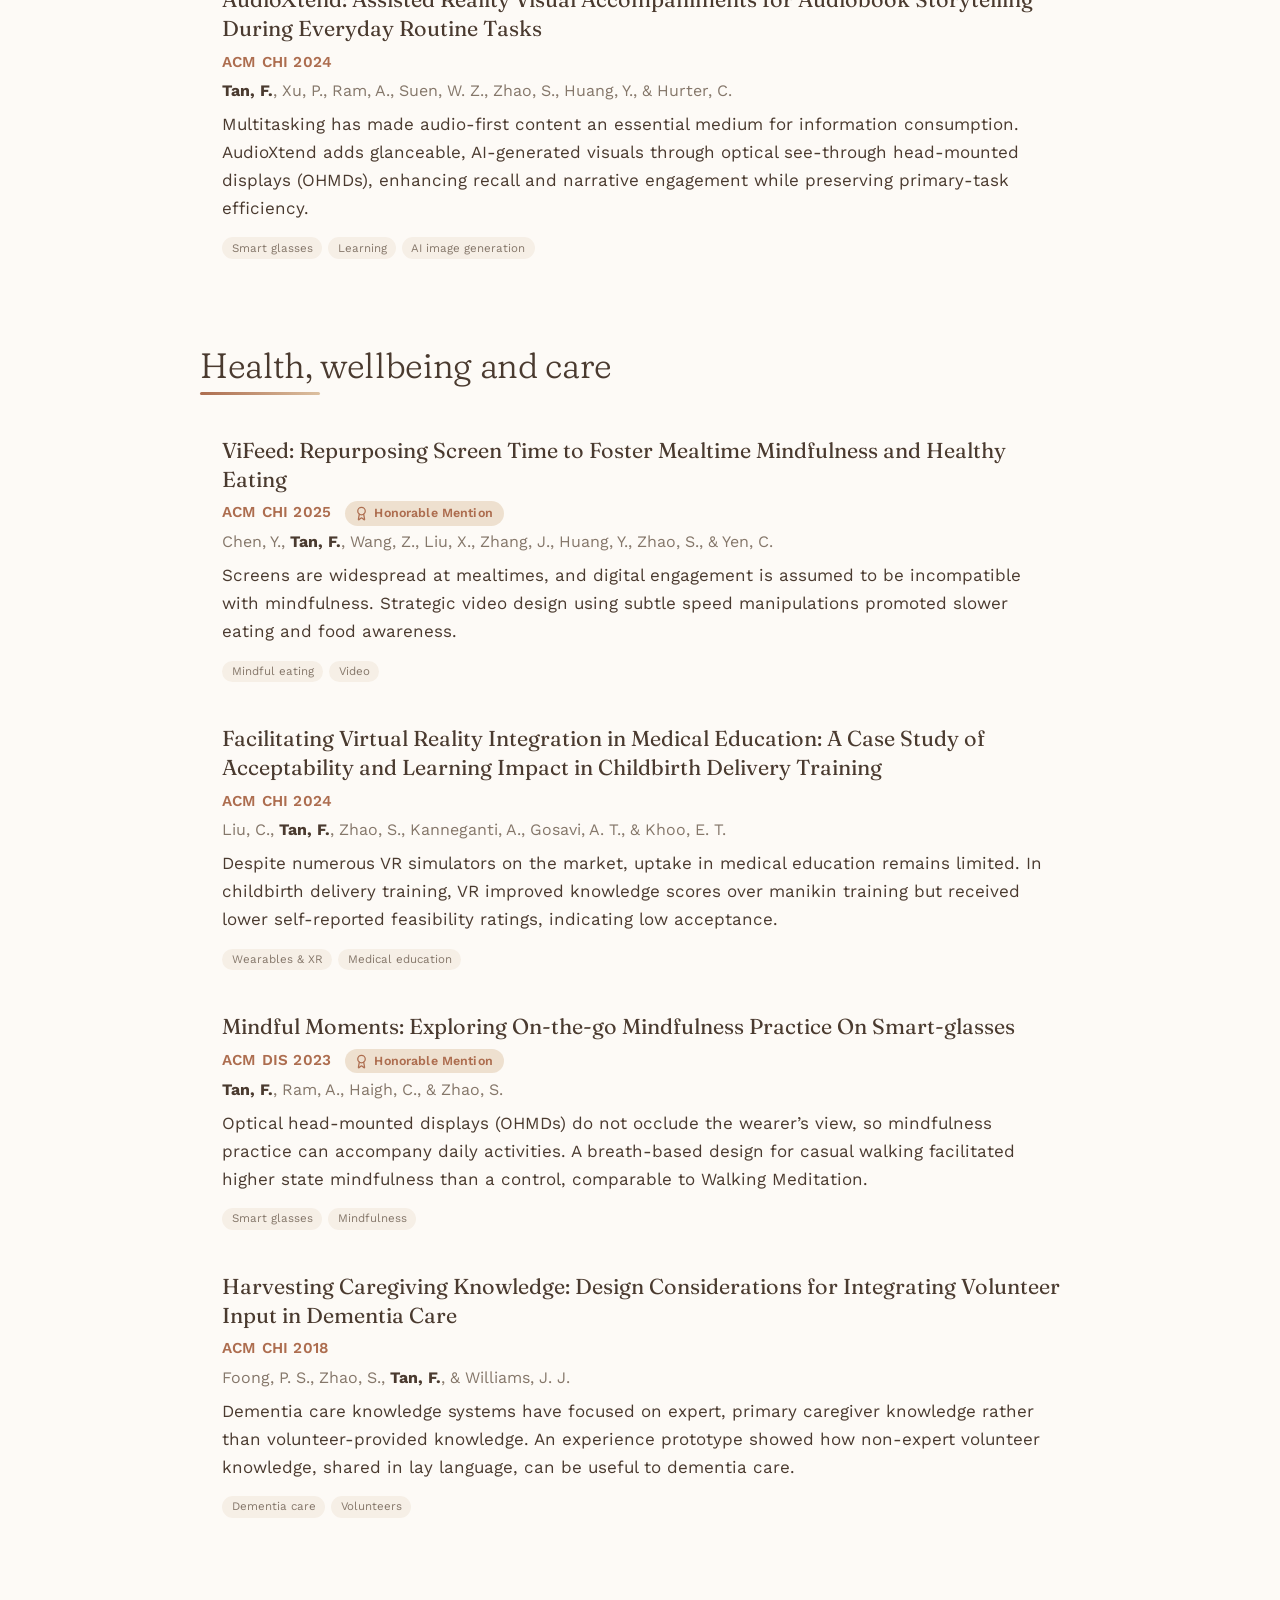
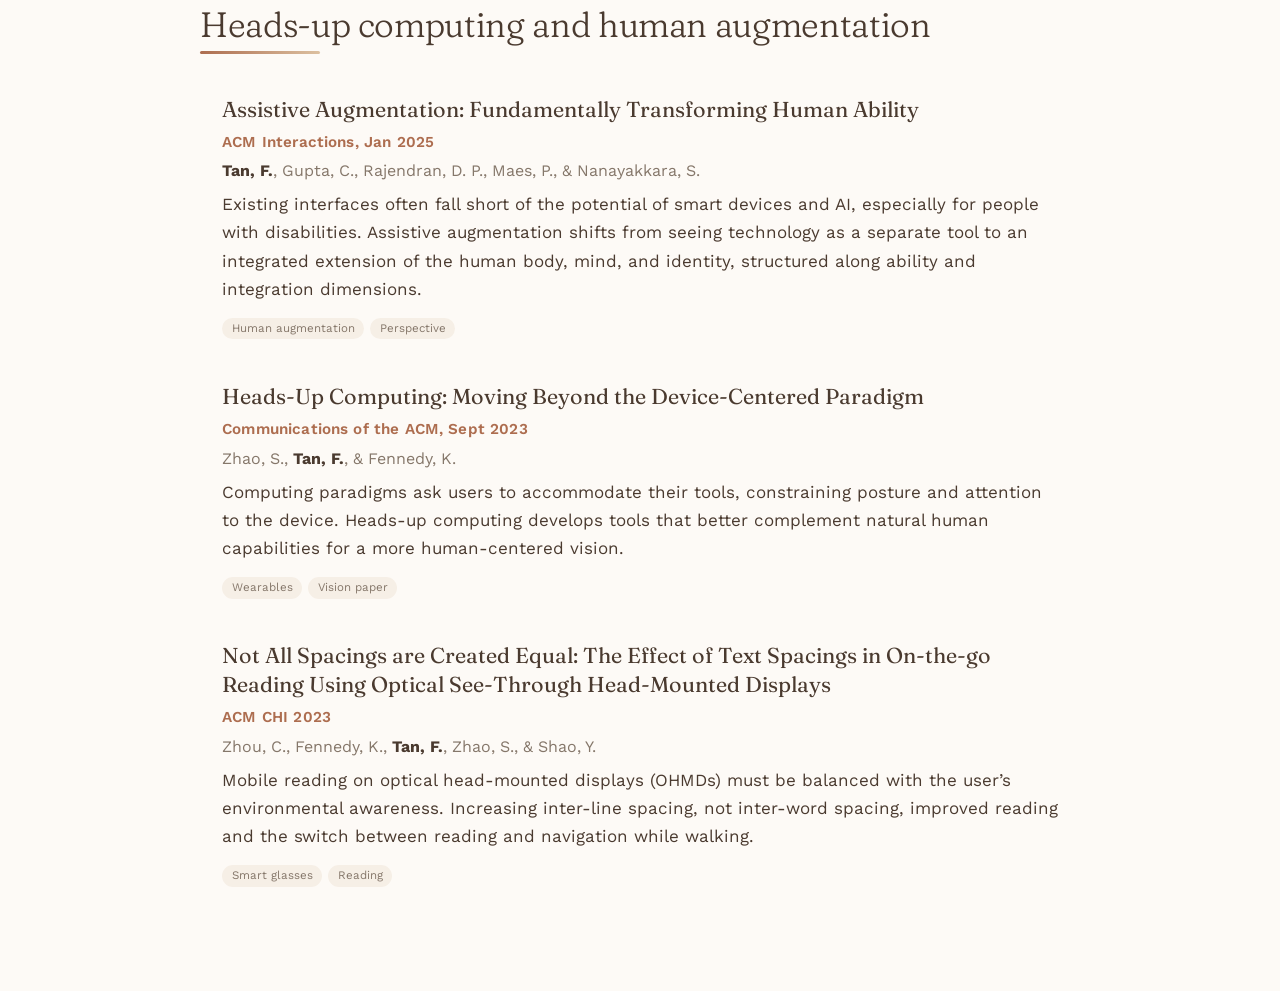
<file: research.html>
<!doctype html>
<html lang="en">
<head>
  <meta charset="utf-8">
  <meta name="viewport" content="width=device-width, initial-scale=1">
  <title>Research | Felicia Tan</title>
  <meta name="description" content="Research by Felicia Tan: human-AI interaction under resource constraints, AI-assisted tools and agents, wearables, and wellbeing.">
  <link rel="preconnect" href="https://fonts.googleapis.com"><link rel="preconnect" href="https://fonts.gstatic.com" crossorigin>
  <link href="https://fonts.googleapis.com/css2?family=Fraunces:ital,opsz,wght,SOFT@0,9..144,300..500,100;1,9..144,300..500,100&family=Work+Sans:wght@400;500;600&display=swap" rel="stylesheet">
  <script>document.documentElement.classList.add('js')</script>
  <link rel="stylesheet" href="assets/style.css">
  <script src="assets/site.js" defer></script>
</head>
<body>
<div class="aurora"></div>
<nav><a class="brand" href="./">Felicia Tan</a><a href="./">Home</a><a class="here" href="research.html">Research</a></nav>
<main>
  <h1 class="reveal" style="font-size:clamp(2.6rem,6vw,4rem);margin:2rem 0 1rem">Research</h1>

  <!-- HOW THIS WORKS: every paper is a <div class="pub" data-tags="..."> block.
       The little script at the bottom hides blocks whose data-tags do not include the clicked filter. -->
  <div class="filters" id="filters">
    <button class="on" data-f="all">All</button>
    <button data-f="Resource">Resource constraints</button>
    <button data-f="Trust">Trust &amp; reliance</button>
    <button data-f="LLMs">LLMs &amp; GenAI</button>
    <button data-f="Agents">Agents &amp; assistants</button>
    <button data-f="Methods">Methods</button>
    <button data-f="Learning">Learning</button>
    <button data-f="Health">Health &amp; wellbeing</button>
    <button data-f="Wearables">Wearables &amp; XR</button>
  </div>

  <h2 class="reveal">Human-AI interaction: resource constraints, trust and judgment</h2>
  <div class="pub" data-date="2026-12" data-tags="Resource LLMs Trust">
    <a class="title" href="projects/resource-visible/">AI Usage Limits and Token Anxiety: The Effects of Resource Visibility on Model Selection, Prompting, and Trust in AI Recommendations</a>
    <span class="venue">Preprint</span>
    <span class="authors"><strong>Tan, F.</strong>, Avula, S., &amp; Nov, O.</span>
    <span class="about">AI providers increasingly impose token budgets and usage limits, shifting resource management onto users. Making those limits visible raised token anxiety and model-switching without improving resource utilization or prompting strategy.</span>
    <div class="chips"><span class="chip">LLMs</span><span class="chip">Model selection</span><span class="chip">Trust</span></div></div>
  <div class="pub" data-date="2026-12" data-tags="Trust LLMs">
    <a class="title" href="projects/evaluation-contestation-gap/">The Evaluation&ndash;Contestation Gap: Users Rarely Contest Misfitting Conversational AI Advice and Adapt It Themselves</a>
    <span class="venue">Preprint</span>
    <span class="authors"><strong>Tan, F.</strong>, Noh, H., Messerschmidt, M. A., Das Swain, V., &amp; Nov, O.</span>
    <span class="about">Conversational AI interfaces afford users the means to contest advice in-session, yet users rarely contest misfitting advice, leaving signals of mismatch unrecorded in conversation logs. Afforded contestability does not ensure realized contestability.</span>
    <div class="chips"><span class="chip">LLMs</span><span class="chip">Contestability</span><span class="chip">Reliance</span></div></div>
  <div class="pub" data-date="2026-04" data-tags="Resource LLMs">
    <a class="title" href="projects/response-latency/">The Impact of Response Latency and Task Type on Human-LLM Interaction and Perception</a>
    <span class="venue">ACM CHI 2026</span>
    <span class="authors"><strong>Tan, F.</strong>, Messerschmidt, M. A., Yin, W., &amp; Nov, O.</span>
    <span class="about">LLM products assume faster responses are better. This work asks how time-to-first-token (TTFT) latency shapes the way users interact with an LLM and judge its output.</span>
    <div class="chips"><span class="chip">LLMs</span><span class="chip">Latency</span></div></div>
  <div class="pub" data-date="2026-04" data-tags="Resource">
    <a class="title" href="projects/counting-the-wait/">Counting the Wait: Effects of Temporal Feedback on Downstream Task Performance and Perceived Wait-Time Experience during System-Imposed Delays</a>
    <span class="venue">ACM CHI 2026</span>
    <span class="authors"><strong>Tan, F.</strong>, &amp; Nov, O.</span>
    <span class="about">Prior work examines how temporal feedback shapes perceived waiting, but few studies ask how it affects downstream task performance and affective experience. Remaining-Time feedback increased frustration relative to Elapsed-Time, with no differences in post-wait performance.</span>
    <div class="chips"><span class="chip">Latency</span></div></div>

  <h2 class="reveal">AI-assisted tools and agents</h2>
  <div class="pub" data-date="2026-04" data-tags="LLMs Agents">
    <a class="title" href="projects/personamail/">PersonaMail: Learning and Adapting Personal Communication Preferences for Context-Aware Email Writing</a>
    <span class="venue">ACM IUI 2026</span>
    <span class="authors">Yao, R., Ren, Q., <strong>Tan, F.</strong>, Chen, Y., Zhang, X., &amp; Zhao, S.</span>
    <span class="about">LLM-assisted writing often fails to capture the subtle tones essential to interpersonal communication. PersonaMail combines structured communication factor exploration, granular editing controls, and adaptive reuse of successful strategies.</span>
    <div class="chips"><span class="chip">LLMs</span><span class="chip">Writing assistant</span></div></div>
  <div class="pub" data-date="2026-04" data-tags="Agents">
    <a class="title" href="https://dl.acm.org/doi/full/10.1145/3772318.3791031">Signals of Aggression: Modelling Multimodal Cues and Perceptual Effects in Virtual Agents</a>
    <span class="venue">ACM CHI 2026</span>
    <span class="authors">Ong, S., Koh, A., Cai, S., <strong>Tan, F.</strong>, Chia, P. &amp; Khoo, E. T.</span>
    <span class="about">Intelligent virtual agents (IVAs) must convincingly convey aggression in applications such as customer service and conflict training, yet prior work has focused on basic emotions and unimodal cues. This work models aggression multimodally, scaled across four levels.</span>
    <div class="chips"><span class="chip">Virtual agents</span><span class="chip">Multimodal</span></div></div>

  <h2 class="reveal">Research methods and evaluation</h2>
  <div class="pub" data-date="2026-04" data-tags="Methods">
    <a class="title" href="projects/adversarial-collaboration/">Towards Adversarial Collaboration in HCI Research</a>
    <span class="venue">ACM CHI 2026 Extended Abstracts</span>
    <span class="authors">Nov, O., Knijnenburg, B. P., &amp; <strong>Tan, F.</strong></span>
    <span class="about">HCI research holds conflicting accounts of how and why people interact with technologies, such as algorithm aversion versus appreciation. Adversarial collaboration has rival researchers jointly design and run experiments under mutually pre-agreed protocols to adjudicate such disagreements.</span>
    <div class="chips"><span class="chip">Methods</span><span class="chip">Theory</span></div></div>

  <h2 class="reveal">Attention, curiosity and learning</h2>
  <div class="pub" data-date="2025-04" data-tags="Learning">
    <a class="title" href="https://dl.acm.org/doi/10.1145/3706598.3713951">Curious Shorts: Curiosity-Driven Exploration and Learning on Short-Form Video Platforms</a>
    <span class="venue">ACM CHI 2025</span>
    <span class="authors"><strong>Tan, F.</strong>, Ram, A., Messerschmidt, M. A., Dissanayake, H. A., &amp; Nanayakkara, S.</span>
    <span class="about">Short-form video platforms captivate users, but their potential for incidental learning remains underexplored. Curiosity nudges in the form of question-driven prompts boosted curiosity and intentional viewing, though learning benefits diminished amid entertainment videos.</span>
    <div class="chips"><span class="chip">Short-form video</span><span class="chip">Learning</span></div></div>
  <div class="pub" data-date="2024-05" data-tags="Wearables Learning LLMs">
    <a class="title" href="https://dl.acm.org/doi/10.1145/3613904.3642514">AudioXtend: Assisted Reality Visual Accompaniments for Audiobook Storytelling During Everyday Routine Tasks</a>
    <span class="venue">ACM CHI 2024</span>
    <span class="authors"><strong>Tan, F.</strong>, Xu, P., Ram, A., Suen, W. Z., Zhao, S., Huang, Y., &amp; Hurter, C.</span>
    <span class="about">Multitasking has made audio-first content an essential medium for information consumption. AudioXtend adds glanceable, AI-generated visuals through optical see-through head-mounted displays (OHMDs), enhancing recall and narrative engagement while preserving primary-task efficiency.</span>
    <div class="chips"><span class="chip">Smart glasses</span><span class="chip">Learning</span><span class="chip">AI image generation</span></div></div>

  <h2 class="reveal">Health, wellbeing and care</h2>
  <div class="pub" data-date="2025-04" data-tags="Health">
    <a class="title" href="https://dl.acm.org/doi/10.1145/3706598.3713793">ViFeed: Repurposing Screen Time to Foster Mealtime Mindfulness and Healthy Eating</a>
    <span class="venue">ACM CHI 2025 <span class="award"><svg viewBox="0 0 24 24" aria-hidden="true"><path d="m15.477 12.89 1.515 8.526a.5.5 0 0 1-.81.47l-3.58-2.687a1 1 0 0 0-1.197 0l-3.586 2.686a.5.5 0 0 1-.81-.469l1.514-8.526"/><circle cx="12" cy="8" r="6"/></svg>Honorable Mention</span></span>
    <span class="authors">Chen, Y., <strong>Tan, F.</strong>, Wang, Z., Liu, X., Zhang, J., Huang, Y., Zhao, S., &amp; Yen, C.</span>
    <span class="about">Screens are widespread at mealtimes, and digital engagement is assumed to be incompatible with mindfulness. Strategic video design using subtle speed manipulations promoted slower eating and food awareness.</span>
    <div class="chips"><span class="chip">Mindful eating</span><span class="chip">Video</span></div></div>
  <div class="pub" data-date="2024-05" data-tags="Health Wearables Learning">
    <a class="title" href="https://dl.acm.org/doi/10.1145/3613904.3642100">Facilitating Virtual Reality Integration in Medical Education: A Case Study of Acceptability and Learning Impact in Childbirth Delivery Training</a>
    <span class="venue">ACM CHI 2024</span>
    <span class="authors">Liu, C., <strong>Tan, F.</strong>, Zhao, S., Kanneganti, A., Gosavi, A. T., &amp; Khoo, E. T.</span>
    <span class="about">Despite numerous VR simulators on the market, uptake in medical education remains limited. In childbirth delivery training, VR improved knowledge scores over manikin training but received lower self-reported feasibility ratings, indicating low acceptance.</span>
    <div class="chips"><span class="chip">Wearables &amp; XR</span><span class="chip">Medical education</span></div></div>
  <div class="pub" data-date="2023-07" data-tags="Health Wearables">
    <a class="title" href="https://dl.acm.org/doi/abs/10.1145/3563657.3596030">Mindful Moments: Exploring On-the-go Mindfulness Practice On Smart-glasses</a>
    <span class="venue">ACM DIS 2023 <span class="award"><svg viewBox="0 0 24 24" aria-hidden="true"><path d="m15.477 12.89 1.515 8.526a.5.5 0 0 1-.81.47l-3.58-2.687a1 1 0 0 0-1.197 0l-3.586 2.686a.5.5 0 0 1-.81-.469l1.514-8.526"/><circle cx="12" cy="8" r="6"/></svg>Honorable Mention</span></span>
    <span class="authors"><strong>Tan, F.</strong>, Ram, A., Haigh, C., &amp; Zhao, S.</span>
    <span class="about">Optical head-mounted displays (OHMDs) do not occlude the wearer’s view, so mindfulness practice can accompany daily activities. A breath-based design for casual walking facilitated higher state mindfulness than a control, comparable to Walking Meditation.</span>
    <div class="chips"><span class="chip">Smart glasses</span><span class="chip">Mindfulness</span></div></div>
  <div class="pub" data-date="2018-04" data-tags="Health">
    <a class="title" href="https://dl.acm.org/doi/10.1145/3173574.3173653">Harvesting Caregiving Knowledge: Design Considerations for Integrating Volunteer Input in Dementia Care</a>
    <span class="venue">ACM CHI 2018</span>
    <span class="authors">Foong, P. S., Zhao, S., <strong>Tan, F.</strong>, &amp; Williams, J. J.</span>
    <span class="about">Dementia care knowledge systems have focused on expert, primary caregiver knowledge rather than volunteer-provided knowledge. An experience prototype showed how non-expert volunteer knowledge, shared in lay language, can be useful to dementia care.</span>
    <div class="chips"><span class="chip">Dementia care</span><span class="chip">Volunteers</span></div></div>

  <h2 class="reveal">Heads-up computing and human augmentation</h2>
  <div class="pub" data-date="2025-01" data-tags="">
    <a class="title" href="https://dl.acm.org/doi/10.1145/3702656">Assistive Augmentation: Fundamentally Transforming Human Ability</a>
    <span class="venue">ACM Interactions, Jan 2025</span>
    <span class="authors"><strong>Tan, F.</strong>, Gupta, C., Rajendran, D. P., Maes, P., &amp; Nanayakkara, S.</span>
    <span class="about">Existing interfaces often fall short of the potential of smart devices and AI, especially for people with disabilities. Assistive augmentation shifts from seeing technology as a separate tool to an integrated extension of the human body, mind, and identity, structured along ability and integration dimensions.</span>
    <div class="chips"><span class="chip">Human augmentation</span><span class="chip">Perspective</span></div></div>
  <div class="pub" data-date="2023-09" data-tags="Wearables">
    <a class="title" href="https://cacm.acm.org/research/heads-up-computing/">Heads-Up Computing: Moving Beyond the Device-Centered Paradigm</a>
    <span class="venue">Communications of the ACM, Sept 2023</span>
    <span class="authors">Zhao, S., <strong>Tan, F.</strong>, &amp; Fennedy, K.</span>
    <span class="about">Computing paradigms ask users to accommodate their tools, constraining posture and attention to the device. Heads-up computing develops tools that better complement natural human capabilities for a more human-centered vision.</span>
    <div class="chips"><span class="chip">Wearables</span><span class="chip">Vision paper</span></div></div>
  <div class="pub" data-date="2023-04" data-tags="Wearables">
    <a class="title" href="https://dl.acm.org/doi/abs/10.1145/3544548.3581430">Not All Spacings are Created Equal: The Effect of Text Spacings in On-the-go Reading Using Optical See-Through Head-Mounted Displays</a>
    <span class="venue">ACM CHI 2023</span>
    <span class="authors">Zhou, C., Fennedy, K., <strong>Tan, F.</strong>, Zhao, S., &amp; Shao, Y.</span>
    <span class="about">Mobile reading on optical head-mounted displays (OHMDs) must be balanced with the user’s environmental awareness. Increasing inter-line spacing, not inter-word spacing, improved reading and the switch between reading and navigation while walking.</span>
    <div class="chips"><span class="chip">Smart glasses</span><span class="chip">Reading</span></div></div>
</main>

<script>
  // HOW FILTERING WORKS
  //  "All"        -> original layout: six theme headings, curated order.
  //  any other tab -> theme headings hidden, matching papers shown in ONE list, newest first (data-date),
  //                   (the highlighted tab already says what you are looking at).
  const main = document.querySelector('main');
  const original = [...main.children];                       // remember the "All" order so we can restore it
  const buttons = document.querySelectorAll('#filters button');
  const pubs = [...document.querySelectorAll('.pub')];
  const heads = [...document.querySelectorAll('main h2')];

  buttons.forEach(b => b.addEventListener('click', () => {
    buttons.forEach(x => x.classList.toggle('on', x === b));
    const f = b.dataset.f, all = (f === 'all');
    const match = p => all || p.dataset.tags.split(' ').includes(f);

    // 1) order: restore original for "All"; otherwise newest first (ties keep their original order)
    if (all) {
      main.append(...original);
    } else {
      const shown = pubs.filter(match).sort((a, c) => c.dataset.date.localeCompare(a.dataset.date));
      main.append(...original.filter(n => !pubs.includes(n)), ...shown);   // headings & controls first, then papers
    }
    // 2) visibility + replay the fade-in
    pubs.forEach(p => { const show = match(p); p.style.display = show ? '' : 'none'; p.classList.remove('pop'); if (show) { void p.offsetWidth; p.classList.add('pop'); } });
    heads.forEach(h => { h.style.display = all ? '' : 'none'; });
  }));
</script>
</body>
</html>
</file>
<file: assets/style.css>
/* =====================================================================
   Shared stylesheet for every page.
   Read it top to bottom: 1) design tokens  2) base  3) nav  4) hero
   5) cards  6) research list  7) project page  8) motion & accessibility
   ===================================================================== */

/* ---------- 1. Design tokens: change colors and fonts HERE only ---------- */
:root {
  --bg: #fdfaf6;            /* near-white with a hint of warmth */
  --surface: #ffffff;
  --ink: #4a3a2f;           /* light cocoa */
  --muted: #85776a;
  --line: rgba(74, 58, 47, .12);
  --accent: #ad6d4f;        /* light clay */
  --accent2: #dcc0a0;       /* sand */
  --soft: #f6efe6;
  --serif: "Fraunces", Georgia, "Times New Roman", serif;
  --sans: "Work Sans", system-ui, -apple-system, "Segoe UI", sans-serif;
  --radius: 22px;
  --ease: cubic-bezier(.22, .8, .24, 1);
  color-scheme: light;      /* always light, even if the phone is in dark mode */
}

/* ---------- 2. Base ---------- */
* { box-sizing: border-box; }
html { scroll-behavior: smooth; }
body { margin: 0; font: 17px/1.65 var(--sans); color: var(--ink); background: var(--bg); -webkit-font-smoothing: antialiased; }
main { max-width: 920px; margin: 0 auto; padding: 1rem 1.25rem 5rem; position: relative; }
h1, h2, h3 { font-family: var(--serif); font-weight: 300; font-variation-settings: "SOFT" 100, "WONK" 0; letter-spacing: -.01em; line-height: 1.1; }
h2 { font-size: 2.2rem; margin: 4rem 0 1.4rem; position: relative; padding-bottom: .6rem; }
h2::after { content: ""; position: absolute; left: 0; bottom: 0; height: 3px; width: 56px; border-radius: 3px;
  background: linear-gradient(90deg, var(--accent), var(--accent2)); transition: width .6s var(--ease); }
.in h2::after, h2.in::after { width: 120px; }
h3 { font-size: 1.35rem; color: var(--muted); margin: 2rem 0 .6rem; }
a { color: var(--accent); }
::selection { background: var(--accent); color: #fff; }
:focus-visible { outline: 3px solid var(--accent2); outline-offset: 3px; border-radius: 6px; }

/* Soft drifting color blobs behind everything (pure CSS, no images) */
.aurora { position: fixed; inset: 0; z-index: -1; overflow: hidden; pointer-events: none; }
.aurora::before, .aurora::after { content: ""; position: absolute; width: 55vmax; height: 55vmax; border-radius: 50%; filter: blur(90px); opacity: .16; }
.aurora::before { background: var(--accent2); top: -20vmax; right: -15vmax; animation: drift1 22s ease-in-out infinite alternate; }
.aurora::after  { background: var(--accent); bottom: -25vmax; left: -20vmax; opacity: .14; animation: drift2 26s ease-in-out infinite alternate; }
@keyframes drift1 { to { transform: translate(-8vmax, 10vmax) scale(1.15); } }
@keyframes drift2 { to { transform: translate(10vmax, -8vmax) scale(1.1); } }

/* ---------- 3. Navigation (sticky, frosted glass) ---------- */
nav { position: sticky; top: 0; z-index: 10; display: flex; gap: 1.8rem; align-items: baseline; padding: 1rem max(1.25rem, calc((100% - 920px) / 2));
  backdrop-filter: blur(14px); -webkit-backdrop-filter: blur(14px); background: color-mix(in srgb, var(--bg) 72%, transparent);
  border-bottom: 1px solid transparent; transition: border-color .3s; }
nav.scrolled { border-bottom-color: var(--line); }
nav .brand { font-family: var(--serif); font-size: 1.5rem; margin-right: auto; color: var(--ink); text-decoration: none; }
/* The FT monogram: a transparent PNG used as a mask, so it takes the page's ink color (works in dark mode too). */
nav .brand .logo { display: block; width: 46px; height: 46px; background-color: var(--ink); -webkit-mask: url(logo.png) center / contain no-repeat; mask: url(logo.png) center / contain no-repeat; }
nav a:not(.brand) { color: var(--muted); text-decoration: none; position: relative; font-size: .95rem; padding-bottom: 2px; transition: color .2s; }
nav a:not(.brand)::after { content: ""; position: absolute; left: 0; bottom: 0; height: 2px; width: 100%; background: var(--accent);
  transform: scaleX(0); transform-origin: left; transition: transform .35s var(--ease); }
nav a:not(.brand):hover, nav a.here { color: var(--ink); }
nav a:not(.brand):hover::after, nav a.here::after { transform: scaleX(1); }

/* ---------- 4. Hero (homepage top) ---------- */
.hero { display: flex; flex-direction: row-reverse; gap: 3rem; align-items: center; padding: 3rem 0 1rem; }
.hero .intro { flex: 1; }
.eyebrow { font-size: .8rem; letter-spacing: .14em; text-transform: uppercase; color: var(--accent); font-weight: 600; margin: 0 0 .8rem; }
.hero h1 { font-size: clamp(3.2rem, 8vw, 5.4rem); margin: 0 0 .6rem;
  background: linear-gradient(100deg, var(--ink) 40%, var(--accent) 100%); -webkit-background-clip: text; background-clip: text; color: transparent; }
.tagline { font-family: var(--serif); font-size: clamp(1.3rem, 2.6vw, 1.65rem); line-height: 1.35; color: var(--ink); margin: 0 0 1.4rem; max-width: 33rem; text-wrap: balance; }
.links { display: flex; flex-wrap: wrap; gap: .7rem; }
.links a { display: inline-flex; align-items: center; gap: .5rem; padding: .5rem 1.1rem; border: 1px solid var(--line); border-radius: 999px; background: var(--surface); color: var(--ink);
  text-decoration: none; font-size: .9rem; font-weight: 500; transition: transform .25s var(--ease), border-color .25s, box-shadow .25s; }
.links a:hover { transform: translateY(-2px); border-color: var(--accent); box-shadow: 0 6px 18px color-mix(in srgb, var(--accent) 25%, transparent); }

/* Headshot: a plain circle with a soft shadow. Nothing else. */
.avatar { width: 220px; height: 220px; flex: none; }
.avatar .frame { width: 100%; height: 100%; overflow: hidden; border-radius: 50%; box-shadow: 0 18px 40px -20px rgba(74, 52, 38, .5); }
.avatar img { width: 100%; height: 100%; object-fit: cover; object-position: 50% 30%; display: block; }

.bio p { max-width: 42rem; }
.bio p:first-child::first-letter { font-family: var(--serif); font-size: 3.4rem; float: left; line-height: .85; padding: .25rem .5rem 0 0; color: var(--accent); }

/* ---------- 5. Cards (Recent research) ---------- */
.grid { display: grid; grid-template-columns: repeat(auto-fit, minmax(260px, 1fr)); gap: 1.4rem; }
.grid.recent { grid-template-columns: repeat(2, 1fr); }
.card { --mx: 50%; --my: 50%; position: relative; display: block; overflow: hidden; border-radius: var(--radius); background: var(--surface);
  border: 1px solid var(--line); text-decoration: none; color: inherit;
  transition: transform .4s var(--ease), box-shadow .4s var(--ease), border-color .3s; }
/* spotlight that follows the mouse (position set by site.js) */
.card::before { content: ""; position: absolute; inset: 0; pointer-events: none; opacity: 0; transition: opacity .3s;
  background: radial-gradient(420px circle at var(--mx) var(--my), color-mix(in srgb, var(--accent) 16%, transparent), transparent 60%); }
.card:hover { transform: translateY(-6px); border-color: color-mix(in srgb, var(--accent) 45%, var(--line)); box-shadow: 0 22px 44px -18px color-mix(in srgb, var(--accent) 45%, transparent); }
.card:hover::before { opacity: 1; }
.card .thumb { aspect-ratio: 16 / 9; overflow: hidden; background: linear-gradient(120deg, var(--accent), var(--accent2), var(--accent)); background-size: 200% 200%; animation: shimmer 8s ease-in-out infinite alternate; }
.card .thumb img { width: 100%; height: 100%; object-fit: cover; transition: transform .6s var(--ease); }
.card:hover .thumb img { transform: scale(1.06); }
@keyframes shimmer { to { background-position: 100% 100%; } }
.card .body { padding: 1.1rem 1.3rem 1.4rem; position: relative; }
.card b { display: block; margin: .5rem 0 .4rem; font-family: var(--serif); font-weight: 400; font-variation-settings: "SOFT" 100; font-size: 1.45rem; line-height: 1.2; }
.card small { display: block; color: var(--muted); font-size: .92rem; line-height: 1.55; }
.card .body::after { content: "\2197"; position: absolute; top: 1.1rem; right: 1.3rem; color: var(--accent); opacity: 0; transform: translate(-6px, 6px); transition: all .35s var(--ease); }
.card:hover .body::after { opacity: 1; transform: none; }
.tag { display: inline-block; font-size: .72rem; font-weight: 600; letter-spacing: .04em; padding: .15rem .65rem; border-radius: 999px; color: var(--accent);
  background: color-mix(in srgb, var(--accent) 12%, transparent); }
.more { display: flex; width: fit-content; align-items: center; gap: .7rem; margin: 2.4rem auto 0; padding: .95rem 2rem; border-radius: 999px;
  background: var(--accent); color: #fff; font-size: 1.1rem; font-weight: 600; letter-spacing: .01em; text-decoration: none;
  box-shadow: 0 12px 28px -10px color-mix(in srgb, var(--accent) 70%, transparent); transition: transform .3s var(--ease), box-shadow .3s var(--ease); }
.more::after { content: "\2192"; font-size: 1.3rem; transition: transform .3s var(--ease); }
.more:hover { transform: translateY(-3px); box-shadow: 0 18px 34px -10px color-mix(in srgb, var(--accent) 80%, transparent); }
.more:hover::after { transform: translateX(6px); }

/* ---------- 6. Lists of papers / media (Research page, media) ---------- */
.pub { margin: 0; padding: 1.2rem 1rem 1.2rem 1.2rem; border-left: 3px solid transparent; border-radius: 0 12px 12px 0;
  transition: border-color .3s, background .3s, padding .35s var(--ease); }
.pub:hover { border-left-color: var(--accent); background: color-mix(in srgb, var(--accent) 6%, transparent); padding-left: 1.6rem; }
.pub a.title { font-family: var(--serif); font-size: 1.35rem; line-height: 1.25; color: var(--ink); text-decoration: none; }
.pub a.title:hover { color: var(--accent); }
.pub .meta { display: block; color: var(--muted); font-size: .9rem; margin-top: .25rem; }
.pub .about { display: block; margin-top: .35rem; }
.pub.pop { animation: pop .45s var(--ease); }
@keyframes pop { from { opacity: 0; transform: translateY(10px) scale(.98); } }
.chips { margin: .6rem 0 0; } .chip { display: inline-block; font-size: .72rem; padding: .08rem .6rem; margin: 0 .35rem .3rem 0; border-radius: 999px; background: var(--soft); color: var(--muted); }
.filters { position: sticky; top: 3.6rem; z-index: 5; padding: .7rem 0; background: color-mix(in srgb, var(--bg) 80%, transparent); backdrop-filter: blur(10px); }
.filters button { font: inherit; font-size: .85rem; font-weight: 500; margin: 0 .4rem .4rem 0; padding: .35rem .95rem; border-radius: 999px; cursor: pointer;
  border: 1px solid var(--line); background: var(--surface); color: var(--ink); transition: all .25s var(--ease); }
.filters button:hover { border-color: var(--accent); transform: translateY(-2px); }
.filters button.on { background: var(--accent); border-color: var(--accent); color: #fff; box-shadow: 0 6px 16px color-mix(in srgb, var(--accent) 35%, transparent); }

/* ---------- 7. Project page pieces ---------- */
.authors, .venue { color: var(--muted); margin: .2rem 0; }
.buttons a { display: inline-block; margin: .9rem .5rem 0 0; padding: .5rem 1.2rem; border-radius: 999px; background: var(--accent); color: #fff; text-decoration: none; transition: transform .25s var(--ease); }
.buttons a:hover { transform: translateY(-2px); }
.buttons a.disabled { background: var(--soft); color: var(--muted); pointer-events: none; }
.tldr { background: var(--soft); padding: 1.1rem 1.3rem; border-radius: var(--radius); border-left: 4px solid var(--accent); }
.todo { outline: 2px dashed #e0a100; padding: .2rem .5rem; }  /* yellow dashes = Fel must fill in */
pre { background: var(--soft); padding: 1rem; overflow-x: auto; border-radius: 12px; font-size: .85rem; }
figure { margin: 1.8rem 0; } figcaption { color: var(--muted); font-size: .9rem; } img { max-width: 100%; }

/* ---------- 8. Motion & accessibility ---------- */
/* Elements with class "reveal" fade up as they scroll into view (site.js adds .in). Only hidden if JavaScript runs. */
.js .reveal { opacity: 0; transform: translateY(22px); transition: opacity .8s var(--ease), transform .8s var(--ease); }
.js .reveal.in { opacity: 1; transform: none; }
@media (max-width: 700px) {
  .hero { flex-direction: column; align-items: flex-start; gap: 1.8rem; padding-top: 1.5rem; }
  .avatar { width: 170px; height: 170px; }
  .grid.recent { grid-template-columns: 1fr; }
  h2 { font-size: 1.9rem; }
}
@media (prefers-reduced-motion: reduce) {
  *, *::before, *::after { animation: none !important; transition: none !important; scroll-behavior: auto !important; }
  .js .reveal { opacity: 1; transform: none; }
}


/* Icons inside the Email / CV / Scholar buttons */
.links svg, .award svg { width: 17px; height: 17px; flex: none; fill: none; stroke: currentColor; stroke-width: 2; stroke-linecap: round; stroke-linejoin: round; }
.links a:hover svg { color: var(--accent); }
/* Award badge on papers with an honorable mention */
.award { display: inline-flex; align-items: center; gap: .35rem; margin-top: .45rem; padding: .12rem .7rem .12rem .55rem; border-radius: 999px; font-size: .78rem; font-weight: 600;
  color: var(--accent); background: color-mix(in srgb, var(--accent2) 45%, transparent); }
.award svg { width: 15px; height: 15px; }

/* Research list: venue is the credibility signal, so it gets weight and color; authors are readable, with your name in bold */
.pub .venue { display: block; margin-top: .35rem; font-size: .95rem; font-weight: 600; color: var(--accent); letter-spacing: .01em; }
.pub .authors { display: block; margin-top: .1rem; font-size: 1rem; color: var(--muted); }
.pub .authors strong { color: var(--ink); font-weight: 700; }
/* Evidence chips (study type and sample size) look slightly different from topic chips */
.chip.stat { background: transparent; border: 1px solid var(--line); color: var(--ink); }
/* Honorable Mention sits on the venue line, right beside the venue name */
.pub .venue .award { margin: 0 0 0 .55rem; vertical-align: middle; }

/* =====================================================================
   Project pages (projects/*/index.html): one narrow reading column, built to be skimmed
   ===================================================================== */
.proj { max-width: 760px; margin: 0 auto; padding: 1rem 1.25rem 5rem; }
.proj p, .proj li { max-width: 68ch; }
.crumb { display: inline-block; margin: 1rem 0 1.2rem; color: var(--muted); text-decoration: none; font-size: .92rem; }
.crumb:hover { color: var(--accent); }
.proj h1 { font-size: clamp(2rem, 5vw, 3rem); line-height: 1.1; margin: .4rem 0 1.1rem; }
.byline { margin: .2rem 0; font-size: 1.05rem; } .byline strong { color: var(--ink); }
.aff { margin: .2rem 0 0; font-size: .88rem; color: var(--muted); }
.proj .buttons { display: flex; flex-wrap: wrap; gap: .6rem; margin: 1.3rem 0 .4rem; }
.proj .buttons a { display: inline-flex; align-items: center; gap: .5rem; margin: 0; padding: .55rem 1.2rem; font-size: .92rem; font-weight: 500; }
.proj .buttons svg, .copy svg { width: 17px; height: 17px; fill: none; stroke: currentColor; stroke-width: 2; stroke-linecap: round; stroke-linejoin: round; }
.press { font-size: .9rem; color: var(--muted); margin: .6rem 0 0; } .press a { color: var(--accent); }
.proj h2 { font-size: 1.8rem; margin: 3.2rem 0 1rem; padding-bottom: .5rem; }
.tldr { font-family: var(--serif); font-size: 1.3rem; line-height: 1.5; margin: 2rem 0 1.2rem; padding: 1.3rem 1.5rem; border-radius: 0 var(--radius) var(--radius) 0;
  border-left: 4px solid var(--accent); background: var(--soft); max-width: none; }
.keynums { display: grid; grid-template-columns: repeat(auto-fit, minmax(150px, 1fr)); gap: .8rem; margin: 0 0 1rem; }
.keynum { background: var(--surface); border: 1px solid var(--line); border-radius: 16px; padding: 1rem 1.1rem; }
.keynum b { display: block; font-family: var(--serif); font-weight: 400; font-size: 2rem; line-height: 1.05; color: var(--accent); }
.keynum span { display: block; margin-top: .35rem; font-size: .84rem; line-height: 1.35; color: var(--muted); }
.steps { list-style: none; counter-reset: step; padding: 0; margin: 0; }
.steps li { counter-increment: step; display: flex; gap: 1rem; margin: 1rem 0; max-width: none; }
.steps li::before { content: counter(step); flex: none; width: 2rem; height: 2rem; border-radius: 50%; display: grid; place-items: center;
  background: var(--accent); color: #fff; font-weight: 600; font-size: .9rem; }
.finding { border-left: 3px solid var(--accent2); padding: .15rem 0 .15rem 1.1rem; margin: 1.2rem 0; max-width: 68ch; }
.finding strong { display: block; color: var(--ink); }
.impl { padding-left: 1.1rem; } .impl li { margin: .9rem 0; } .impl strong { color: var(--ink); }
.note, .callout { background: var(--soft); border-radius: 14px; padding: 1rem 1.2rem; max-width: none; margin: 1.5rem 0; font-size: .95rem; }
.callout b { display: block; margin-bottom: .3rem; font-family: var(--serif); font-weight: 400; font-size: 1.2rem; }
.flow { list-style: none; counter-reset: f; padding: 0; margin: 1.6rem 0; display: grid; gap: .7rem; }
.flow li { counter-increment: f; position: relative; padding: .9rem 1rem .9rem 3.2rem; background: var(--surface); border: 1px solid var(--line); border-radius: 14px; max-width: none; }
.flow li::before { content: counter(f); position: absolute; left: 1rem; top: .85rem; width: 1.6rem; height: 1.6rem; border-radius: 50%; display: grid; place-items: center;
  background: var(--soft); color: var(--accent); font-weight: 600; font-size: .85rem; }
.flow b { display: block; color: var(--ink); }
/* Figures: shows the image when the file exists, otherwise a clear "figure needed" box */
.fig { margin: 1.8rem 0; }
.fig img { width: 100%; height: auto; display: block; border-radius: 14px; border: 1px solid var(--line); background: var(--surface); }
.fig .ph { display: none; }
.fig.missing img { display: none; }
.fig.missing .ph { display: block; padding: 1.6rem 1.2rem; border: 2px dashed #e0a100; border-radius: 14px; color: var(--muted); font-size: .9rem; }
.fig figcaption { margin-top: .5rem; font-size: .88rem; color: var(--muted); }
.copy { display: inline-flex; align-items: center; gap: .5rem; font: inherit; font-size: .88rem; margin-top: .4rem; padding: .4rem 1rem; border-radius: 999px; border: 1px solid var(--line); background: var(--surface); color: var(--ink); cursor: pointer; }
.copy:hover { border-color: var(--accent); }
@media (max-width: 700px) { .tldr { font-size: 1.15rem; } .keynum b { font-size: 1.7rem; } }
</file>
